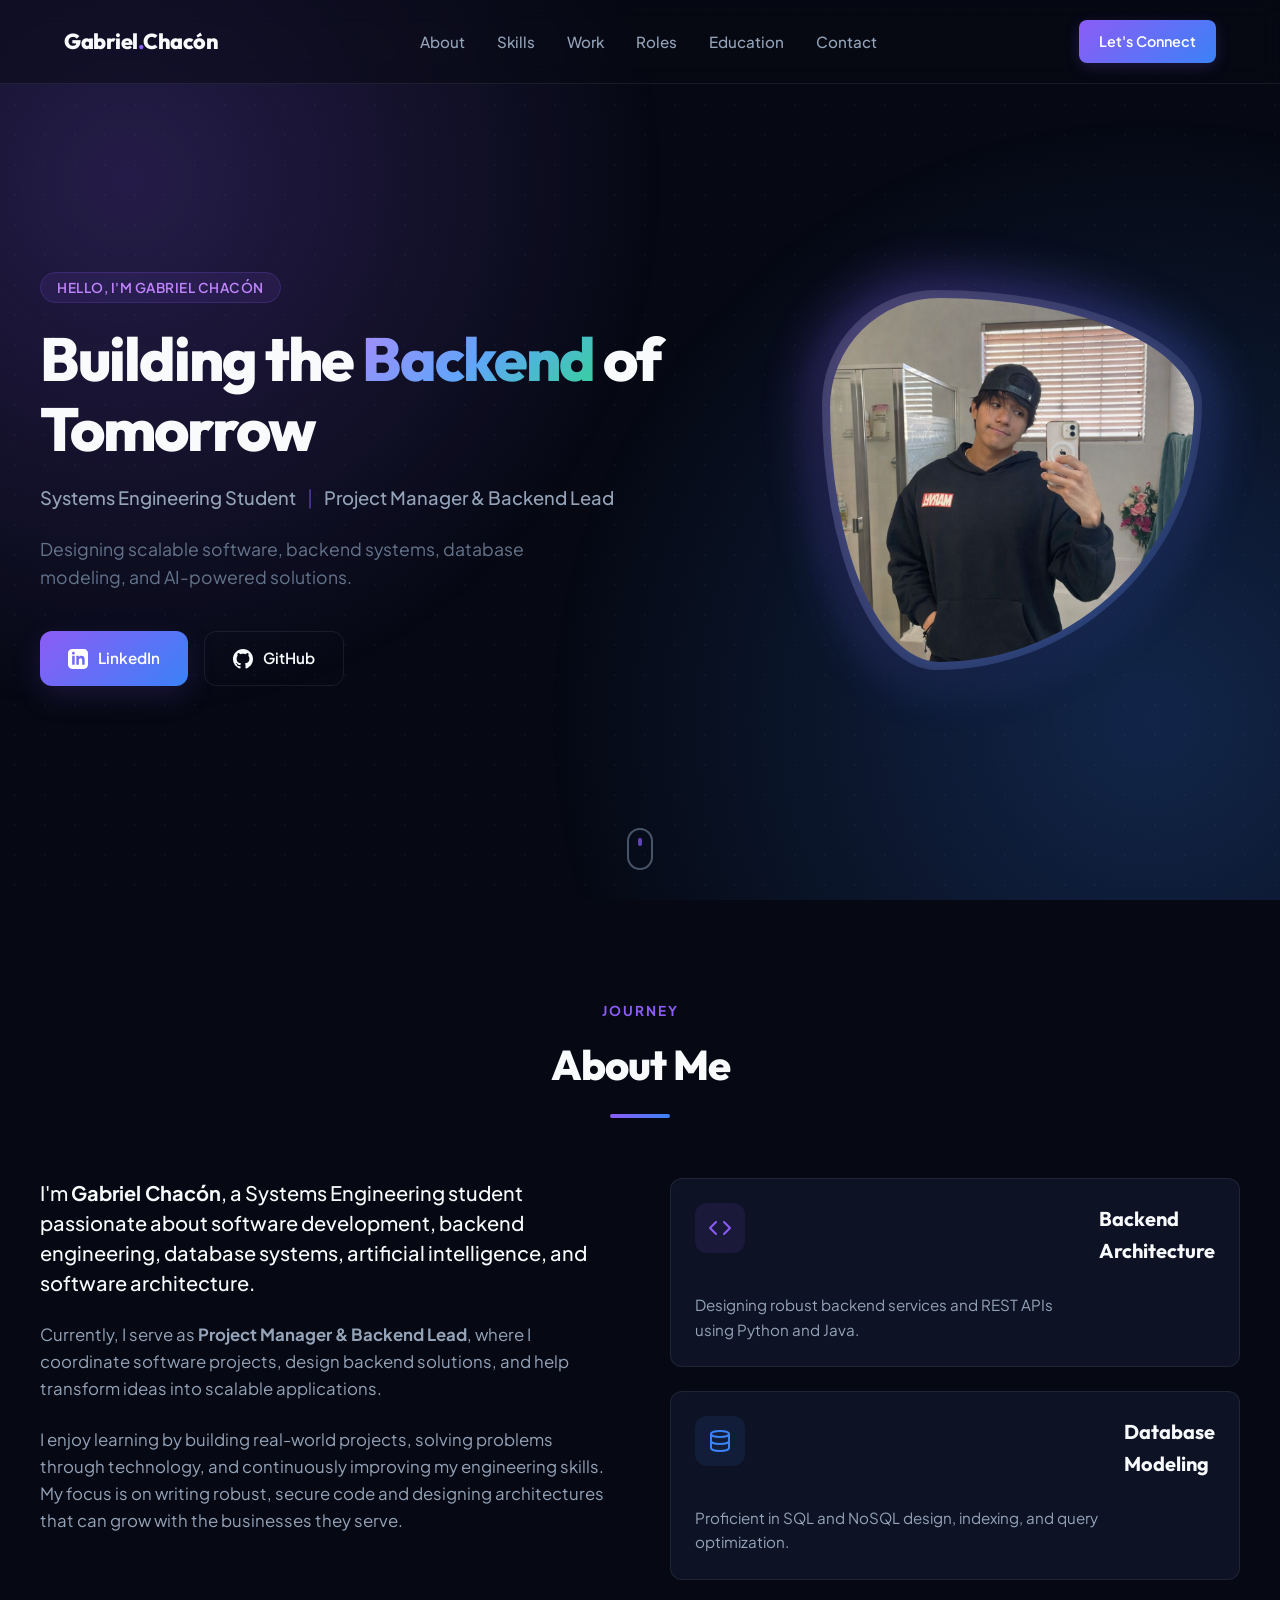
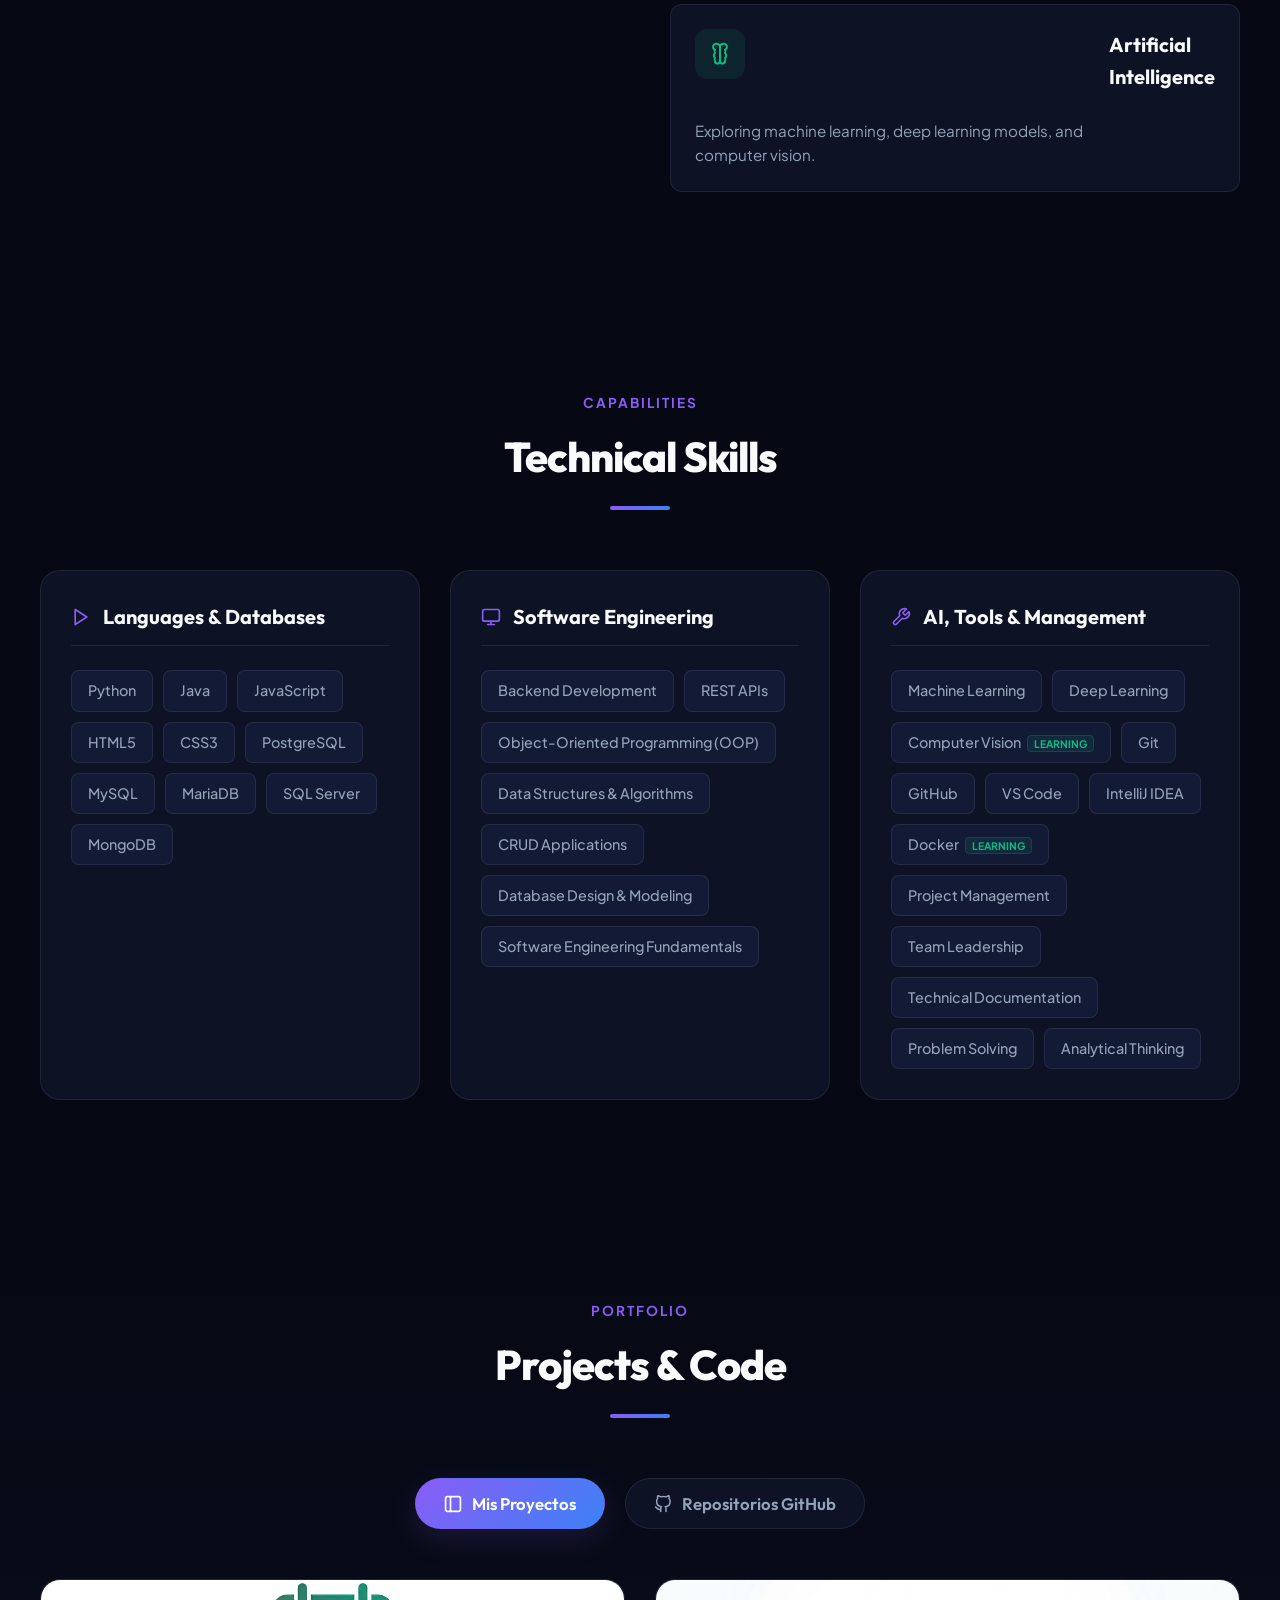
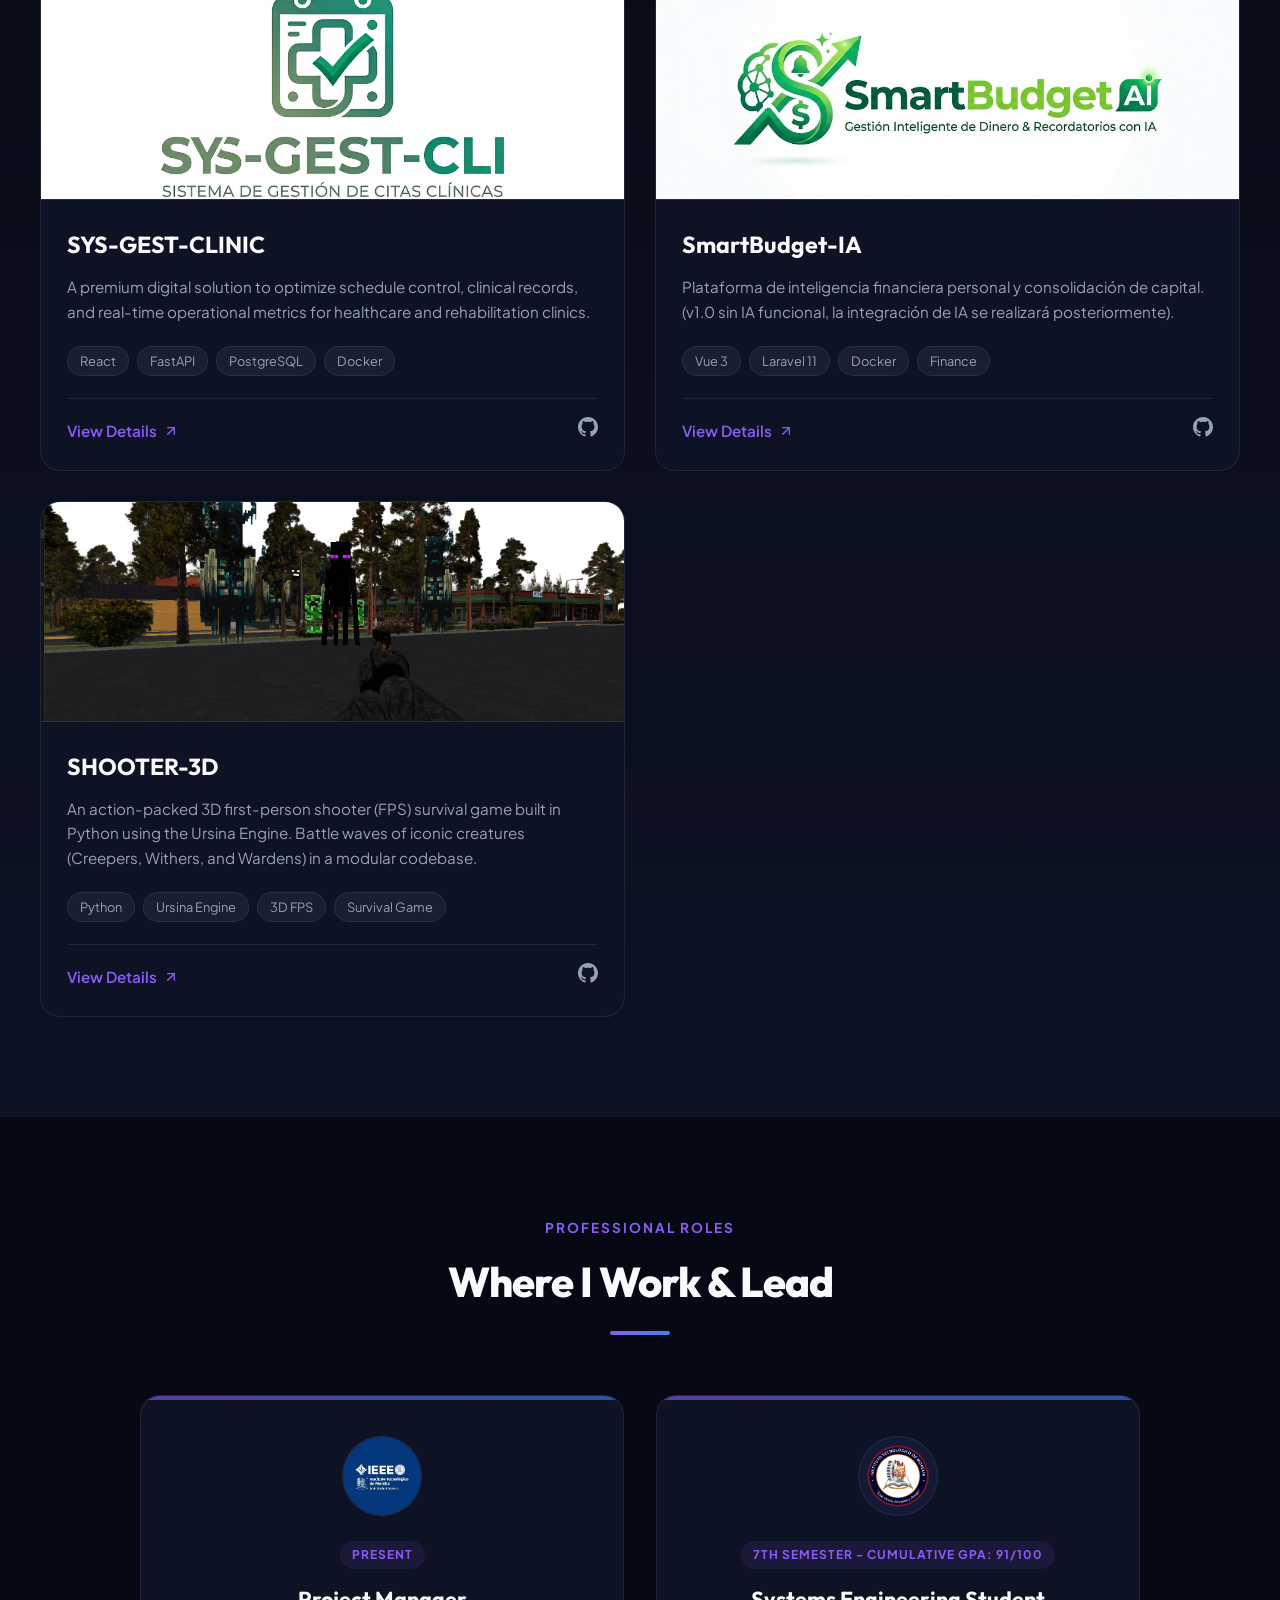
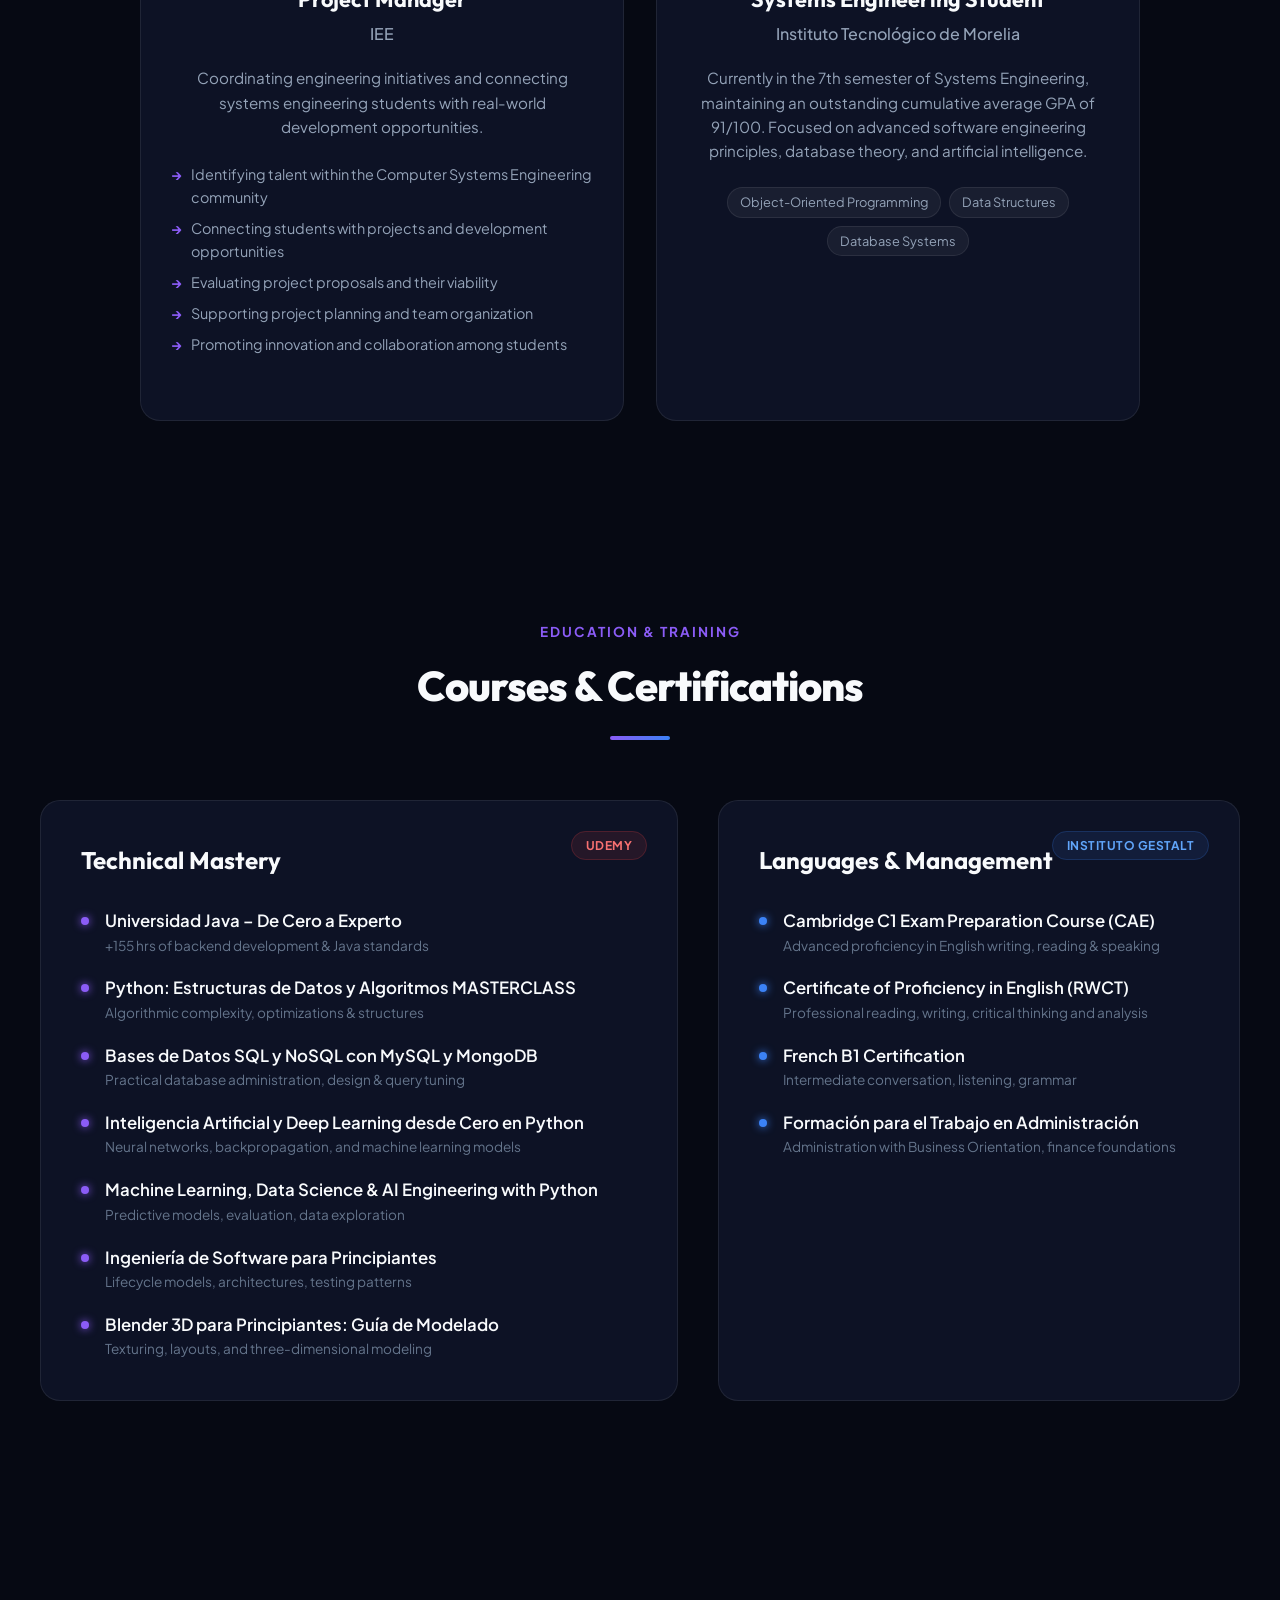
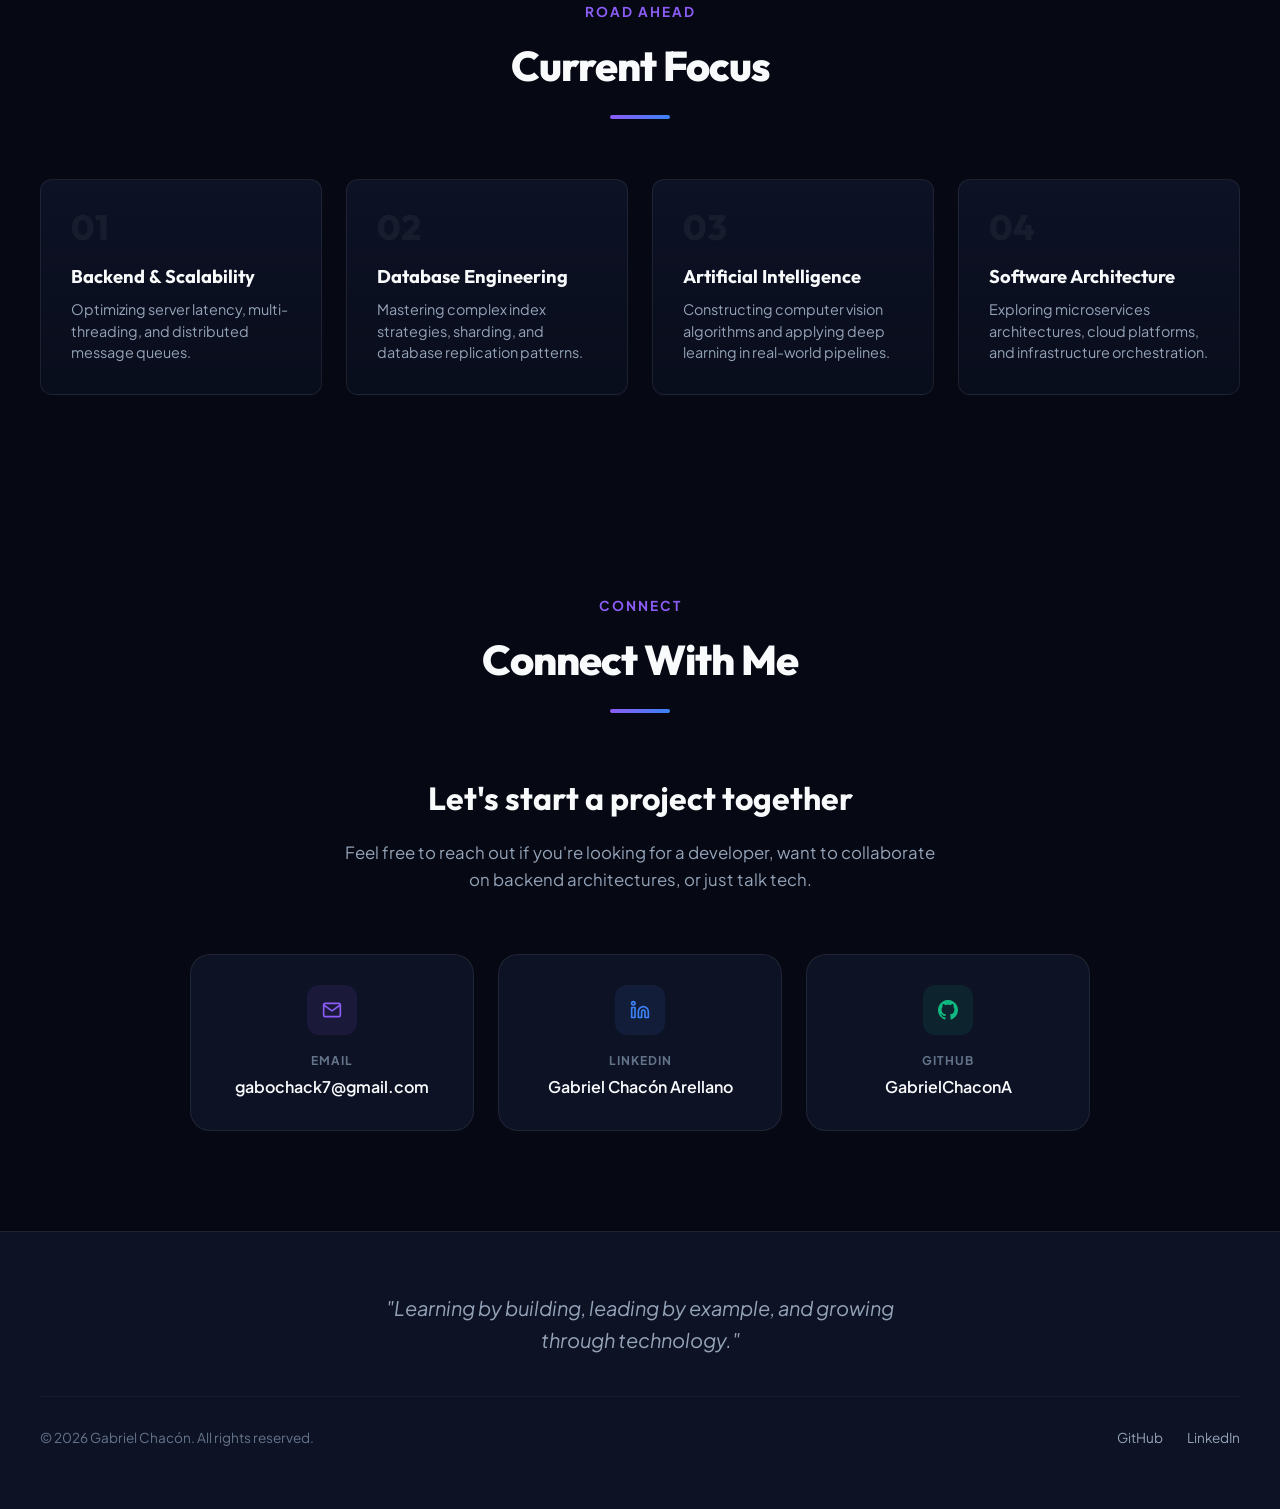
<file: index.html>
<!DOCTYPE html>
<html lang="en">

<head>
    <meta charset="UTF-8">
    <meta name="viewport" content="width=device-width, initial-scale=1.0">
    <title>Gabriel Chacón | Systems Engineer &amp; Backend Developer Portfolio</title>

    <!-- Meta Description for SEO -->
    <meta name="description"
        content="Portfolio of Gabriel Chacón, Systems Engineering student, Project Manager &amp; Backend Lead. Specializing in scalable software, backend systems, database modeling, and AI.">
    <meta name="keywords"
        content="Gabriel Chacón, Systems Engineering, Backend Lead, Project Manager, Software Developer, Java, Python, Database Engineer, Portfolio">
    <meta name="author" content="Gabriel Chacón">

    <!-- Open Graph Metadata for Social Sharing -->
    <meta property="og:title" content="Gabriel Chacón | Systems Engineering &amp; Backend Lead">
    <meta property="og:description"
        content="Backend Lead, and Systems Engineering Student building scalable backend systems, databases, and AI solutions.">
    <meta property="og:image" content="assets/images/gabo-profile.jpeg">
    <meta property="og:type" content="website">

    <!-- Google Fonts -->
    <link rel="preconnect" href="https://fonts.googleapis.com">
    <link rel="preconnect" href="https://fonts.gstatic.com" crossorigin>
    <link
        href="https://fonts.googleapis.com/css2?family=Outfit:wght@300;400;500;600;700;800&family=Plus+Jakarta+Sans:wght@300;400;500;600;700;800&display=swap"
        rel="stylesheet">

    <!-- Custom Stylesheet -->
    <link rel="stylesheet" href="assets/css/styles.css?v=2">
</head>

<body>
    <!-- Background Gradient Overlay & Grid -->
    <div class="bg-grid"></div>
    <div class="bg-radial"></div>

    <!-- Navigation Header -->
    <header class="main-header" id="header">
        <div class="nav-container">
            <a href="#" class="brand-logo">
                <span class="brand-text">Gabriel<span class="accent-dot">.</span>Chacón</span>
            </a>

            <nav class="nav-menu" id="nav-menu">
                <ul>
                    <li><a href="#about" class="nav-link">About</a></li>
                    <li><a href="#skills" class="nav-link">Skills</a></li>
                    <li><a href="#portfolio-tabs" class="nav-link">Work</a></li>
                    <li><a href="#roles" class="nav-link">Roles</a></li>
                    <li><a href="#education" class="nav-link">Education</a></li>
                    <li><a href="#contact" class="nav-link">Contact</a></li>
                </ul>
            </nav>

            <div class="nav-actions">
                <a href="#contact" class="cta-btn-header">Let's Connect</a>
                <button class="mobile-toggle" id="mobile-toggle" aria-label="Toggle Navigation Menu">
                    <span class="bar"></span>
                    <span class="bar"></span>
                    <span class="bar"></span>
                </button>
            </div>
        </div>
    </header>

    <!-- Main Content Area -->
    <main>
        <!-- Hero Section -->
        <section class="hero-section" id="home">
            <div class="hero-container">
                <div class="hero-content">
                    <div class="badge-container">
                        <span class="hero-badge">Hello, I'm Gabriel Chacón</span>
                    </div>
                    <h1 class="hero-title">
                        Building the <span class="text-gradient">Backend</span> of Tomorrow
                    </h1>
                    <h2 class="hero-subtitle">
                        Systems Engineering Student <span class="divider">|</span> Project Manager &amp; Backend Lead
                    </h2>
                    <p class="hero-tagline">
                        Designing scalable software, backend systems, database modeling, and AI-powered solutions.
                    </p>

                    <!-- Call To Action Buttons -->
                    <div class="hero-ctas">
                        <a href="https://www.linkedin.com/in/gabriel-chac%C3%B3n-arellano-29ab29257/" target="_blank"
                            rel="noopener noreferrer" class="btn btn-primary">
                            <svg class="btn-icon" viewBox="0 0 24 24" fill="currentColor">
                                <path
                                    d="M19 0h-14c-2.761 0-5 2.239-5 5v14c0 2.761 2.239 5 5 5h14c2.762 0 5-2.239 5-5v-14c0-2.761-2.238-5-5-5zm-11 19h-3v-11h3v11zm-1.5-12.268c-.966 0-1.75-.779-1.75-1.75s.784-1.75 1.75-1.75 1.75.779 1.75 1.75-.784 1.75-1.75 1.75zm13.5 12.268h-3v-5.604c0-3.368-4-3.113-4 0v5.604h-3v-11h3v1.765c1.396-2.586 7-2.777 7 2.476v6.759z" />
                            </svg>
                            LinkedIn
                        </a>

                        <a href="https://github.com/GabrielChaconA" target="_blank" rel="noopener noreferrer"
                            class="btn btn-outline">
                            <svg class="btn-icon" viewBox="0 0 24 24" fill="currentColor">
                                <path
                                    d="M12 0c-6.626 0-12 5.373-12 12 0 5.302 3.438 9.8 8.207 11.387.599.111.793-.261.793-.577v-2.234c-3.338.726-4.033-1.416-4.033-1.416-.546-1.387-1.333-1.756-1.333-1.756-1.089-.745.083-.729.083-.729 1.205.084 1.839 1.237 1.839 1.237 1.07 1.834 2.807 1.304 3.492.997.107-.775.418-1.305.762-1.604-2.665-.305-5.467-1.334-5.467-5.931 0-1.311.469-2.381 1.236-3.221-.124-.303-.535-1.524.117-3.176 0 0 1.008-.322 3.301 1.23.957-.266 1.983-.399 3.003-.404 1.02.005 2.047.138 3.006.404 2.291-1.552 3.297-1.23 3.297-1.23.653 1.653.242 2.874.118 3.176.77.84 1.235 1.911 1.235 3.221 0 4.609-2.807 5.624-5.479 5.921.43.372.823 1.102.823 2.222v3.293c0 .319.192.694.801.576 4.765-1.589 8.199-6.086 8.199-11.386 0-6.627-5.373-12-12-12z" />
                            </svg>
                            GitHub
                        </a>
                    </div>
                </div>

                <div class="hero-image-wrapper">
                    <div class="hero-image-glow"></div>
                    <div class="hero-image-border">
                        <img src="assets/images/gabo-profile.jpeg" alt="Gabriel Chacón" class="hero-image">
                    </div>
                </div>
            </div>

            <a href="#about" class="scroll-down" aria-label="Scroll Down">
                <span class="mouse">
                    <span class="wheel"></span>
                </span>
            </a>
        </section>

        <!-- About Me Section -->
        <section class="about-section scroll-reveal" id="about">
            <div class="section-container">
                <div class="section-header">
                    <span class="section-subtitle">Journey</span>
                    <h2 class="section-title">About Me</h2>
                    <div class="section-line"></div>
                </div>

                <div class="about-grid">
                    <div class="about-text">
                        <p class="highlight-paragraph">
                            I'm <strong>Gabriel Chacón</strong>, a Systems Engineering student passionate about software
                            development, backend engineering, database systems, artificial intelligence, and software
                            architecture.
                        </p>
                        <p>
                            Currently, I serve as <strong>Project
                                Manager &amp; Backend Lead</strong>, where I coordinate software projects, design
                            backend solutions, and help transform ideas into scalable applications.
                        </p>
                        <p>
                            I enjoy learning by building real-world projects, solving problems through technology, and
                            continuously improving my engineering skills. My focus is on writing robust, secure code and
                            designing architectures that can grow with the businesses they serve.
                        </p>
                    </div>

                    <div class="about-features">
                        <div class="feature-card">
                            <div class="feature-icon font-code-icon">
                                <svg width="24" height="24" viewBox="0 0 24 24" fill="none" stroke="currentColor"
                                    stroke-width="2" stroke-linecap="round" stroke-linejoin="round">
                                    <polyline points="16 18 22 12 16 6"></polyline>
                                    <polyline points="8 6 2 12 8 18"></polyline>
                                </svg>
                            </div>
                            <h3>Backend Architecture</h3>
                            <p>Designing robust backend services and REST APIs using Python and Java.</p>
                        </div>
                        <div class="feature-card">
                            <div class="feature-icon font-db-icon">
                                <svg width="24" height="24" viewBox="0 0 24 24" fill="none" stroke="currentColor"
                                    stroke-width="2" stroke-linecap="round" stroke-linejoin="round">
                                    <ellipse cx="12" cy="5" rx="9" ry="3"></ellipse>
                                    <path d="M3 5V19A9 3 0 0 0 21 19V5"></path>
                                    <path d="M3 12A9 3 0 0 0 21 12"></path>
                                </svg>
                            </div>
                            <h3>Database Modeling</h3>
                            <p>Proficient in SQL and NoSQL design, indexing, and query optimization.</p>
                        </div>
                        <div class="feature-card">
                            <div class="feature-icon font-brain-icon">
                                <svg width="24" height="24" viewBox="0 0 24 24" fill="none" stroke="currentColor"
                                    stroke-width="2" stroke-linecap="round" stroke-linejoin="round">
                                    <path
                                        d="M9.5 2A2.5 2.5 0 0 1 12 4.5v15a2.5 2.5 0 0 1-4.96-.44 2.5 2.5 0 0 1 0-3.12 3 3 0 0 1 0-4.88 2.5 2.5 0 0 1 0-3.12A2.5 2.5 0 0 1 9.5 2z">
                                    </path>
                                    <path
                                        d="M14.5 2A2.5 2.5 0 0 0 12 4.5v15a2.5 2.5 0 0 0 4.96-.44 2.5 2.5 0 0 0 0-3.12 3 3 0 0 0 0-4.88 2.5 2.5 0 0 0 0-3.12A2.5 2.5 0 0 0 14.5 2z">
                                    </path>
                                </svg>
                            </div>
                            <h3>Artificial Intelligence</h3>
                            <p>Exploring machine learning, deep learning models, and computer vision.</p>
                        </div>
                    </div>
                </div>
            </div>
        </section>

        <!-- Technical Skills Section -->
        <section class="skills-section scroll-reveal" id="skills">
            <div class="section-container">
                <div class="section-header">
                    <span class="section-subtitle">Capabilities</span>
                    <h2 class="section-title">Technical Skills</h2>
                    <div class="section-line"></div>
                </div>

                <div class="skills-grid">
                    <!-- Column 1: Languages & Databases -->
                    <div class="skills-category-card">
                        <h3 class="category-title">
                            <svg width="20" height="20" viewBox="0 0 24 24" fill="none" stroke="currentColor"
                                stroke-width="2" stroke-linecap="round" stroke-linejoin="round">
                                <polygon points="5 3 19 12 5 21 5 3"></polygon>
                            </svg>
                            Languages &amp; Databases
                        </h3>
                        <div class="skills-list">
                            <div class="skill-tag">Python</div>
                            <div class="skill-tag">Java</div>
                            <div class="skill-tag">JavaScript</div>
                            <div class="skill-tag">HTML5</div>
                            <div class="skill-tag">CSS3</div>
                            <div class="skill-tag">PostgreSQL</div>
                            <div class="skill-tag">MySQL</div>
                            <div class="skill-tag">MariaDB</div>
                            <div class="skill-tag">SQL Server</div>
                            <div class="skill-tag">MongoDB</div>
                        </div>
                    </div>

                    <!-- Column 2: Software Engineering -->
                    <div class="skills-category-card">
                        <h3 class="category-title">
                            <svg width="20" height="20" viewBox="0 0 24 24" fill="none" stroke="currentColor"
                                stroke-width="2" stroke-linecap="round" stroke-linejoin="round">
                                <rect x="2" y="3" width="20" height="14" rx="2" ry="2"></rect>
                                <line x1="8" y1="21" x2="16" y2="21"></line>
                                <line x1="12" y1="17" x2="12" y2="21"></line>
                            </svg>
                            Software Engineering
                        </h3>
                        <div class="skills-list">
                            <div class="skill-tag">Backend Development</div>
                            <div class="skill-tag">REST APIs</div>
                            <div class="skill-tag">Object-Oriented Programming (OOP)</div>
                            <div class="skill-tag">Data Structures &amp; Algorithms</div>
                            <div class="skill-tag">CRUD Applications</div>
                            <div class="skill-tag">Database Design &amp; Modeling</div>
                            <div class="skill-tag">Software Engineering Fundamentals</div>
                        </div>
                    </div>

                    <!-- Column 3: AI, Tools & Professional Skills -->
                    <div class="skills-category-card">
                        <h3 class="category-title">
                            <svg width="20" height="20" viewBox="0 0 24 24" fill="none" stroke="currentColor"
                                stroke-width="2" stroke-linecap="round" stroke-linejoin="round">
                                <path
                                    d="M14.7 6.3a1 1 0 0 0 0 1.4l1.6 1.6a1 1 0 0 0 1.4 0l3.77-3.77a6 6 0 0 1-7.94 7.94l-6.91 6.91a2.12 2.12 0 0 1-3-3l6.91-6.91a6 6 0 0 1 7.94-7.94l-3.76 3.76z">
                                </path>
                            </svg>
                            AI, Tools &amp; Management
                        </h3>
                        <div class="skills-list">
                            <div class="skill-tag">Machine Learning</div>
                            <div class="skill-tag">Deep Learning</div>
                            <div class="skill-tag">Computer Vision <span class="badge-learning">Learning</span></div>
                            <div class="skill-tag">Git</div>
                            <div class="skill-tag">GitHub</div>
                            <div class="skill-tag">VS Code</div>
                            <div class="skill-tag">IntelliJ IDEA</div>
                            <div class="skill-tag">Docker <span class="badge-learning">Learning</span></div>
                            <div class="skill-tag">Project Management</div>
                            <div class="skill-tag">Team Leadership</div>
                            <div class="skill-tag">Technical Documentation</div>
                            <div class="skill-tag">Problem Solving</div>
                            <div class="skill-tag">Analytical Thinking</div>
                        </div>
                    </div>
                </div>
            </div>
        </section>

        <!-- Interactive Projects & Repositories Tabs -->
        <section class="portfolio-tabs-section scroll-reveal" id="portfolio-tabs">
            <div class="section-container">
                <div class="section-header">
                    <span class="section-subtitle">Portfolio</span>
                    <h2 class="section-title">Projects &amp; Code</h2>
                    <div class="section-line"></div>
                </div>

                <!-- Tab Headers -->
                <div class="tabs-header-container">
                    <button class="tab-button active" id="tab-projects" data-target="tab-content-projects">
                        <svg class="tab-icon" width="18" height="18" viewBox="0 0 24 24" fill="none"
                            stroke="currentColor" stroke-width="2" stroke-linecap="round" stroke-linejoin="round">
                            <rect x="3" y="3" width="18" height="18" rx="2" ry="2"></rect>
                            <line x1="9" y1="3" x2="9" y2="21"></line>
                        </svg>
                        Mis Proyectos
                    </button>
                    <button class="tab-button" id="tab-repos" data-target="tab-content-repos">
                        <svg class="tab-icon" width="18" height="18" viewBox="0 0 24 24" fill="none"
                            stroke="currentColor" stroke-width="2" stroke-linecap="round" stroke-linejoin="round">
                            <path
                                d="M9 19c-5 1.5-5-2.5-7-3m14 6v-3.87a3.37 3.37 0 0 0-.94-2.61c3.14-.35 6.44-1.54 6.44-7A5.44 5.44 0 0 0 20 4.77 5.07 5.07 0 0 0 19.91 1S18.73.65 16 2.48a13.38 13.38 0 0 0-7 0C6.27.65 5.09 1 5.09 1A5.07 5.07 0 0 0 5 4.77a5.44 5.44 0 0 0-1.5 3.78c0 5.42 3.3 6.61 6.44 7A3.37 3.37 0 0 0 9 18.13V22">
                            </path>
                        </svg>
                        Repositorios GitHub
                    </button>
                </div>

                <!-- Tab Contents -->
                <div class="tabs-body">
                    <!-- Tab: Projects -->
                    <div class="tab-pane active fade-in" id="tab-content-projects">
                        <div class="project-grid">
                            <!-- SYS-GEST-CLINIC Project Card -->
                            <div class="project-card">
                                <div class="project-card-image">
                                    <img src="assets/respository images/Gestion clinica/logoSysGesCli.jpg" alt="SYS-GEST-CLINIC Logo">
                                    <div class="project-card-overlay">
                                        <a href="sys-gest-clinic.html" class="project-card-btn">View Details</a>
                                    </div>
                                </div>
                                <div class="project-card-content">
                                    <h3 class="project-card-title">SYS-GEST-CLINIC</h3>
                                    <p class="project-card-desc">A premium digital solution to optimize schedule control, clinical records, and real-time operational metrics for healthcare and rehabilitation clinics.</p>
                                    <div class="project-card-tags">
                                        <span class="tag">React</span>
                                        <span class="tag">FastAPI</span>
                                        <span class="tag">PostgreSQL</span>
                                        <span class="tag">Docker</span>
                                    </div>
                                    <div class="project-card-footer">
                                        <a href="sys-gest-clinic.html" class="project-link">
                                            View Details
                                            <svg class="link-arrow" width="16" height="16" viewBox="0 0 24 24" fill="none"
                                                stroke="currentColor" stroke-width="2" stroke-linecap="round"
                                                stroke-linejoin="round">
                                                <line x1="7" y1="17" x2="17" y2="7"></line>
                                                <polyline points="7 7 17 7 17 17"></polyline>
                                            </svg>
                                        </a>
                                        <a href="https://github.com/IsraelRamirezMorales/SYS-GEST-CLINIC.git" target="_blank" rel="noopener noreferrer" class="project-github-link" title="View on GitHub">
                                            <svg width="20" height="20" viewBox="0 0 24 24" fill="currentColor">
                                                <path d="M12 0c-6.626 0-12 5.373-12 12 0 5.302 3.438 9.8 8.207 11.387.599.111.793-.261.793-.577v-2.234c-3.338.726-4.033-1.416-4.033-1.416-.546-1.387-1.333-1.756-1.333-1.756-1.089-.745.083-.729.083-.729 1.205.084 1.839 1.237 1.839 1.237 1.07 1.834 2.807 1.304 3.492.997.107-.775.418-1.305.762-1.604-2.665-.305-5.467-1.334-5.467-5.931 0-1.311.469-2.381 1.236-3.221-.124-.303-.535-1.524.117-3.176 0 0 1.008-.322 3.301 1.23.957-.266 1.983-.399 3.003-.404 1.02.005 2.047.138 3.006.404 2.291-1.552 3.297-1.23 3.297-1.23.653 1.653.242 2.874.118 3.176.77.84 1.235 1.911 1.235 3.221 0 4.609-2.807 5.624-5.479 5.921.43.372.823 1.102.823 2.222v3.293c0 .319.192.694.801.576 4.765-1.589 8.199-6.086 8.199-11.386 0-6.627-5.373-12-12-12z" />
                                            </svg>
                                        </a>
                                    </div>
                                </div>
                            </div>
                            <!-- SmartBudget-IA Project Card -->
                            <div class="project-card">
                                <div class="project-card-image">
                                    <img src="assets/respository images/SmartBudget/smartbudget-logo.png" alt="SmartBudget-IA Logo">
                                    <div class="project-card-overlay">
                                        <a href="smartbudget-ia.html" class="project-card-btn">View Details</a>
                                    </div>
                                </div>
                                <div class="project-card-content">
                                    <h3 class="project-card-title">SmartBudget-IA</h3>
                                    <p class="project-card-desc">Plataforma de inteligencia financiera personal y consolidación de capital. (v1.0 sin IA funcional, la integración de IA se realizará posteriormente).</p>
                                    <div class="project-card-tags">
                                        <span class="tag">Vue 3</span>
                                        <span class="tag">Laravel 11</span>
                                        <span class="tag">Docker</span>
                                        <span class="tag">Finance</span>
                                    </div>
                                    <div class="project-card-footer">
                                        <a href="smartbudget-ia.html" class="project-link">
                                            View Details
                                            <svg class="link-arrow" width="16" height="16" viewBox="0 0 24 24" fill="none"
                                                stroke="currentColor" stroke-width="2" stroke-linecap="round"
                                                stroke-linejoin="round">
                                                <line x1="7" y1="17" x2="17" y2="7"></line>
                                                <polyline points="7 7 17 7 17 17"></polyline>
                                            </svg>
                                        </a>
                                        <a href="https://github.com/GabrielChaconA/SmartBudget-AI" target="_blank" rel="noopener noreferrer" class="project-github-link" title="View on GitHub">
                                            <svg width="20" height="20" viewBox="0 0 24 24" fill="currentColor">
                                                <path d="M12 0c-6.626 0-12 5.373-12 12 0 5.302 3.438 9.8 8.207 11.387.599.111.793-.261.793-.577v-2.234c-3.338.726-4.033-1.416-4.033-1.416-.546-1.387-1.333-1.756-1.333-1.756-1.089-.745.083-.729.083-.729 1.205.084 1.839 1.237 1.839 1.237 1.07 1.834 2.807 1.304 3.492.997.107-.775.418-1.305.762-1.604-2.665-.305-5.467-1.334-5.467-5.931 0-1.311.469-2.381 1.236-3.221-.124-.303-.535-1.524.117-3.176 0 0 1.008-.322 3.301 1.23.957-.266 1.983-.399 3.003-.404 1.02.005 2.047.138 3.006.404 2.291-1.552 3.297-1.23 3.297-1.23.653 1.653.242 2.874.118 3.176.77.84 1.235 1.911 1.235 3.221 0 4.609-2.807 5.624-5.479 5.921.43.372.823 1.102.823 2.222v3.293c0 .319.192.694.801.576 4.765-1.589 8.199-6.086 8.199-11.386 0-6.627-5.373-12-12-12z" />
                                            </svg>
                                        </a>
                                    </div>
                                </div>
                            </div>
                            <!-- SHOOTER-3D Project Card -->
                            <div class="project-card">
                                <div class="project-card-image">
                                    <img src="assets/respository images/shooter 3d/Ronda dificil.png" alt="SHOOTER-3D Hard Mode">
                                    <div class="project-card-overlay">
                                        <a href="shooter-3d.html" class="project-card-btn">View Details</a>
                                    </div>
                                </div>
                                <div class="project-card-content">
                                    <h3 class="project-card-title">SHOOTER-3D</h3>
                                    <p class="project-card-desc">An action-packed 3D first-person shooter (FPS) survival game built in Python using the Ursina Engine. Battle waves of iconic creatures (Creepers, Withers, and Wardens) in a modular codebase.</p>
                                    <div class="project-card-tags">
                                        <span class="tag">Python</span>
                                        <span class="tag">Ursina Engine</span>
                                        <span class="tag">3D FPS</span>
                                        <span class="tag">Survival Game</span>
                                    </div>
                                    <div class="project-card-footer">
                                        <a href="shooter-3d.html" class="project-link">
                                            View Details
                                            <svg class="link-arrow" width="16" height="16" viewBox="0 0 24 24" fill="none"
                                                stroke="currentColor" stroke-width="2" stroke-linecap="round"
                                                stroke-linejoin="round">
                                                <line x1="7" y1="17" x2="17" y2="7"></line>
                                                <polyline points="7 7 17 7 17 17"></polyline>
                                            </svg>
                                        </a>
                                        <a href="https://github.com/GabrielChaconA/FIRST-PERSON-SHOOTER-MP.git" target="_blank" rel="noopener noreferrer" class="project-github-link" title="View on GitHub">
                                            <svg width="20" height="20" viewBox="0 0 24 24" fill="currentColor">
                                                <path d="M12 0c-6.626 0-12 5.373-12 12 0 5.302 3.438 9.8 8.207 11.387.599.111.793-.261.793-.577v-2.234c-3.338.726-4.033-1.416-4.033-1.416-.546-1.387-1.333-1.756-1.333-1.756-1.089-.745.083-.729.083-.729 1.205.084 1.839 1.237 1.839 1.237 1.07 1.834 2.807 1.304 3.492.997.107-.775.418-1.305.762-1.604-2.665-.305-5.467-1.334-5.467-5.931 0-1.311.469-2.381 1.236-3.221-.124-.303-.535-1.524.117-3.176 0 0 1.008-.322 3.301 1.23.957-.266 1.983-.399 3.003-.404 1.02.005 2.047.138 3.006.404 2.291-1.552 3.297-1.23 3.297-1.23.653 1.653.242 2.874.118 3.176.77.84 1.235 1.911 1.235 3.221 0 4.609-2.807 5.624-5.479 5.921.43.372.823 1.102.823 2.222v3.293c0 .319.192.694.801.576 4.765-1.589 8.199-6.086 8.199-11.386 0-6.627-5.373-12-12-12z" />
                                            </svg>
                                        </a>
                                    </div>
                                </div>
                            </div>
                        </div>
                    </div>

                    <!-- Tab: Repositories -->
                    <div class="tab-pane fade-in" id="tab-content-repos">
                        <div class="empty-tab-state">
                            <div class="empty-icon-wrapper">
                                <svg width="48" height="48" viewBox="0 0 24 24" fill="none" stroke="currentColor"
                                    stroke-width="1.5" stroke-linecap="round" stroke-linejoin="round">
                                    <path
                                        d="M9 19c-5 1.5-5-2.5-7-3m14 6v-3.87a3.37 3.37 0 0 0-.94-2.61c3.14-.35 6.44-1.54 6.44-7A5.44 5.44 0 0 0 20 4.77 5.07 5.07 0 0 0 19.91 1S18.73.65 16 2.48a13.38 13.38 0 0 0-7 0C6.27.65 5.09 1 5.09 1A5.07 5.07 0 0 0 5 4.77a5.44 5.44 0 0 0-1.5 3.78c0 5.42 3.3 6.61 6.44 7A3.37 3.37 0 0 0 9 18.13V22">
                                    </path>
                                </svg>
                            </div>
                            <h3>Repositorios GitHub</h3>
                            <p>Mis repositorios públicos, incluyendo código de cursos, exámenes académicos e
                                integraciones experimentales.</p>

                            <div class="repo-grid">
                                <!-- Repo: SYS-GEST-CLINIC -->
                                <a href="https://github.com/IsraelRamirezMorales/SYS-GEST-CLINIC"
                                    target="_blank" rel="noopener noreferrer" class="repo-card-link">
                                    <div class="repo-card">
                                        <div class="repo-card-header">
                                            <svg width="18" height="18" viewBox="0 0 24 24" fill="none"
                                                stroke="currentColor" stroke-width="2" stroke-linecap="round"
                                                stroke-linejoin="round">
                                                <path
                                                    d="M22 19a2 2 0 0 1-2 2H4a2 2 0 0 1-2-2V5a2 2 0 0 1 2-2h5l2 3h9a2 2 0 0 1 2 2z">
                                                </path>
                                            </svg>
                                            <span class="repo-name">SYS-GEST-CLINIC</span>
                                        </div>
                                        <p class="repo-desc">Clinical appointment management and patient records system. Built with React, FastAPI, PostgreSQL, and Docker.</p>
                                        <div class="repo-footer">
                                            <div class="repo-lang">
                                                <span class="lang-color python-lang"></span>
                                                <span>Python / React</span>
                                            </div>
                                            <span class="repo-stars">
                                                <svg width="12" height="12" viewBox="0 0 24 24" fill="currentColor">
                                                    <polygon
                                                        points="12 2 15.09 8.26 22 9.27 17 14.14 18.18 21.02 12 17.77 5.82 21.02 7 14.14 2 9.27 8.91 8.26 12 2">
                                                    </polygon>
                                                </svg>
                                                Main Branch
                                            </span>
                                        </div>
                                    </div>
                                </a>

                                <!-- Repo: SmartBudget-IA -->
                                <a href="https://github.com/GabrielChaconA/SmartBudget-AI"
                                    target="_blank" rel="noopener noreferrer" class="repo-card-link">
                                    <div class="repo-card">
                                        <div class="repo-card-header">
                                            <svg width="18" height="18" viewBox="0 0 24 24" fill="none"
                                                stroke="currentColor" stroke-width="2" stroke-linecap="round"
                                                stroke-linejoin="round">
                                                <path
                                                    d="M22 19a2 2 0 0 1-2 2H4a2 2 0 0 1-2-2V5a2 2 0 0 1 2-2h5l2 3h9a2 2 0 0 1 2 2z">
                                                </path>
                                            </svg>
                                            <span class="repo-name">SmartBudget-AI</span>
                                        </div>
                                        <p class="repo-desc">Plataforma de inteligencia financiera personal de próxima generación con Vue 3 y Laravel.</p>
                                        <div class="repo-footer">
                                            <div class="repo-lang">
                                                <span class="lang-color python-lang" style="background-color: #10b981;"></span>
                                                <span>Vue / PHP</span>
                                            </div>
                                            <span class="repo-stars">
                                                <svg width="12" height="12" viewBox="0 0 24 24" fill="currentColor">
                                                    <polygon
                                                        points="12 2 15.09 8.26 22 9.27 17 14.14 18.18 21.02 12 17.77 5.82 21.02 7 14.14 2 9.27 8.91 8.26 12 2">
                                                    </polygon>
                                                </svg>
                                                Main Branch
                                            </span>
                                        </div>
                                    </div>
                                </a>

                                <!-- Repo: FIRST-PERSON-SHOOTER-MP -->
                                <a href="https://github.com/GabrielChaconA/FIRST-PERSON-SHOOTER-MP"
                                    target="_blank" rel="noopener noreferrer" class="repo-card-link">
                                    <div class="repo-card">
                                        <div class="repo-card-header">
                                            <svg width="18" height="18" viewBox="0 0 24 24" fill="none"
                                                stroke="currentColor" stroke-width="2" stroke-linecap="round"
                                                stroke-linejoin="round">
                                                <path
                                                    d="M22 19a2 2 0 0 1-2 2H4a2 2 0 0 1-2-2V5a2 2 0 0 1 2-2h5l2 3h9a2 2 0 0 1 2 2z">
                                                </path>
                                            </svg>
                                            <span class="repo-name">FIRST-PERSON-SHOOTER-MP</span>
                                        </div>
                                        <p class="repo-desc">An action-packed 3D first-person shooter (FPS) survival game built in Python using the Ursina Engine.</p>
                                        <div class="repo-footer">
                                            <div class="repo-lang">
                                                <span class="lang-color python-lang"></span>
                                                <span>Python</span>
                                            </div>
                                            <span class="repo-stars">
                                                <svg width="12" height="12" viewBox="0 0 24 24" fill="currentColor">
                                                    <polygon
                                                        points="12 2 15.09 8.26 22 9.27 17 14.14 18.18 21.02 12 17.77 5.82 21.02 7 14.14 2 9.27 8.91 8.26 12 2">
                                                    </polygon>
                                                </svg>
                                                Main Branch
                                            </span>
                                        </div>
                                    </div>
                                </a>


                            </div>
                        </div>
                    </div>
                </div>
            </div>
        </section>

        <!-- Current Roles Section -->
        <section class="roles-section scroll-reveal" id="roles">
            <div class="section-container">
                <div class="section-header">
                    <span class="section-subtitle">Professional Roles</span>
                    <h2 class="section-title">Where I Work &amp; Lead</h2>
                    <div class="section-line"></div>
                </div>

                <div class="roles-grid" style="display: grid; grid-template-columns: 1fr 1fr; gap: 2rem; align-items: stretch; width: 100%; max-width: 1000px; margin: 0 auto;">
                    <!-- Role: Project Manager -->
                    <div class="role-card">
                        <div class="role-logo-wrapper">
                            <img src="assets/images/iee-logo.jpg" alt="IEE" class="role-logo">
                        </div>
                        <div class="role-content">
                            <span class="role-duration">Present</span>
                            <h3 class="role-title">Project Manager</h3>
                            <h4 class="role-company">IEE</h4>
                            <p class="role-description">
                                Coordinating engineering initiatives and connecting systems engineering students with
                                real-world development opportunities.
                            </p>
                            <ul class="role-bullets">
                                <li>Identifying talent within the Computer Systems Engineering community</li>
                                <li>Connecting students with projects and development opportunities</li>
                                <li>Evaluating project proposals and their viability</li>
                                <li>Supporting project planning and team organization</li>
                                <li>Promoting innovation and collaboration among students</li>
                            </ul>
                        </div>
                    </div>

                    <!-- Role: Student at Tec -->
                    <div class="role-card">
                        <div class="role-logo-wrapper">
                            <img src="assets/images/tec-logo.png" alt="Tecnológico de Morelia" class="role-logo">
                        </div>
                        <div class="role-content">
                            <span class="role-duration">7th Semester - Cumulative GPA: 91/100</span>
                            <h3 class="role-title">Systems Engineering Student</h3>
                            <h4 class="role-company">Instituto Tecnológico de Morelia</h4>
                            <p class="role-description">
                                Currently in the 7th semester of Systems Engineering, maintaining an outstanding
                                cumulative average GPA of 91/100. Focused on advanced software engineering principles,
                                database theory, and artificial intelligence.
                            </p>
                            <div class="education-details">
                                <span class="tag">Object-Oriented Programming</span>
                                <span class="tag">Data Structures</span>
                                <span class="tag">Database Systems</span>
                            </div>
                        </div>
                    </div>
                </div>
            </div>
        </section>

        <!-- Courses & Certifications Section -->
        <section class="certifications-section scroll-reveal" id="education">
            <div class="section-container">
                <div class="section-header">
                    <span class="section-subtitle">Education &amp; Training</span>
                    <h2 class="section-title">Courses &amp; Certifications</h2>
                    <div class="section-line"></div>
                </div>

                <div class="certifications-grid">
                    <!-- Udemy Card -->
                    <div class="cert-category-card">
                        <div class="cert-provider">
                            <span class="provider-badge udem">Udemy</span>
                        </div>
                        <h3 class="cert-category-title">Technical Mastery</h3>
                        <ul class="cert-list">
                            <li>
                                <div class="cert-item-dot"></div>
                                <div class="cert-item-details">
                                    <span class="cert-item-name">Universidad Java – De Cero a Experto</span>
                                    <span class="cert-item-meta">+155 hrs of backend development &amp; Java
                                        standards</span>
                                </div>
                            </li>
                            <li>
                                <div class="cert-item-dot"></div>
                                <div class="cert-item-details">
                                    <span class="cert-item-name">Python: Estructuras de Datos y Algoritmos
                                        MASTERCLASS</span>
                                    <span class="cert-item-meta">Algorithmic complexity, optimizations &amp;
                                        structures</span>
                                </div>
                            </li>
                            <li>
                                <div class="cert-item-dot"></div>
                                <div class="cert-item-details">
                                    <span class="cert-item-name">Bases de Datos SQL y NoSQL con MySQL y MongoDB</span>
                                    <span class="cert-item-meta">Practical database administration, design &amp; query
                                        tuning</span>
                                </div>
                            </li>
                            <li>
                                <div class="cert-item-dot"></div>
                                <div class="cert-item-details">
                                    <span class="cert-item-name">Inteligencia Artificial y Deep Learning desde Cero en
                                        Python</span>
                                    <span class="cert-item-meta">Neural networks, backpropagation, and machine learning
                                        models</span>
                                </div>
                            </li>
                            <li>
                                <div class="cert-item-dot"></div>
                                <div class="cert-item-details">
                                    <span class="cert-item-name">Machine Learning, Data Science &amp; AI Engineering
                                        with Python</span>
                                    <span class="cert-item-meta">Predictive models, evaluation, data exploration</span>
                                </div>
                            </li>
                            <li>
                                <div class="cert-item-dot"></div>
                                <div class="cert-item-details">
                                    <span class="cert-item-name">Ingeniería de Software para Principiantes</span>
                                    <span class="cert-item-meta">Lifecycle models, architectures, testing
                                        patterns</span>
                                </div>
                            </li>
                            <li>
                                <div class="cert-item-dot"></div>
                                <div class="cert-item-details">
                                    <span class="cert-item-name">Blender 3D para Principiantes: Guía de Modelado</span>
                                    <span class="cert-item-meta">Texturing, layouts, and three-dimensional
                                        modeling</span>
                                </div>
                            </li>
                        </ul>
                    </div>

                    <!-- Gestalt & Languages Card -->
                    <div class="cert-category-card">
                        <div class="cert-provider">
                            <span class="provider-badge gest">Instituto Gestalt</span>
                        </div>
                        <h3 class="cert-category-title">Languages &amp; Management</h3>
                        <ul class="cert-list">
                            <li>
                                <div class="cert-item-dot-special"></div>
                                <div class="cert-item-details">
                                    <span class="cert-item-name">Cambridge C1 Exam Preparation Course (CAE)</span>
                                    <span class="cert-item-meta">Advanced proficiency in English writing, reading &amp;
                                        speaking</span>
                                </div>
                            </li>
                            <li>
                                <div class="cert-item-dot-special"></div>
                                <div class="cert-item-details">
                                    <span class="cert-item-name">Certificate of Proficiency in English (RWCT)</span>
                                    <span class="cert-item-meta">Professional reading, writing, critical thinking and
                                        analysis</span>
                                </div>
                            </li>
                            <li>
                                <div class="cert-item-dot-special"></div>
                                <div class="cert-item-details">
                                    <span class="cert-item-name">French B1 Certification</span>
                                    <span class="cert-item-meta">Intermediate conversation, listening, grammar</span>
                                </div>
                            </li>
                            <li>
                                <div class="cert-item-dot-special"></div>
                                <div class="cert-item-details">
                                    <span class="cert-item-name">Formación para el Trabajo en Administración</span>
                                    <span class="cert-item-meta">Administration with Business Orientation, finance
                                        foundations</span>
                                </div>
                            </li>
                        </ul>
                    </div>
                </div>
            </div>
        </section>

        <!-- Current Focus Section -->
        <section class="focus-section scroll-reveal" id="focus">
            <div class="section-container">
                <div class="section-header">
                    <span class="section-subtitle">Road ahead</span>
                    <h2 class="section-title">Current Focus</h2>
                    <div class="section-line"></div>
                </div>

                <div class="focus-container">
                    <div class="focus-card">
                        <span class="focus-number">01</span>
                        <h4>Backend &amp; Scalability</h4>
                        <p>Optimizing server latency, multi-threading, and distributed message queues.</p>
                    </div>
                    <div class="focus-card">
                        <span class="focus-number">02</span>
                        <h4>Database Engineering</h4>
                        <p>Mastering complex index strategies, sharding, and database replication patterns.</p>
                    </div>
                    <div class="focus-card">
                        <span class="focus-number">03</span>
                        <h4>Artificial Intelligence</h4>
                        <p>Constructing computer vision algorithms and applying deep learning in real-world pipelines.
                        </p>
                    </div>
                    <div class="focus-card">
                        <span class="focus-number">04</span>
                        <h4>Software Architecture</h4>
                        <p>Exploring microservices architectures, cloud platforms, and infrastructure orchestration.</p>
                    </div>
                </div>
            </div>
        </section>

        <!-- Contact Section -->
        <section class="contact-section scroll-reveal" id="contact">
            <div class="section-container">
                <div class="section-header">
                    <span class="section-subtitle">Connect</span>
                    <h2 class="section-title">Connect With Me</h2>
                    <div class="section-line"></div>
                </div>

                <div class="contact-layout-centered">
                    <div class="contact-intro-centered">
                        <h3>Let's start a project together</h3>
                        <p>Feel free to reach out if you're looking for a developer, want to collaborate on backend
                            architectures, or just talk tech.</p>
                    </div>

                    <div class="info-grid-centered">
                        <a href="mailto:gabochack7@gmail.com" class="info-item">
                            <div class="info-icon">
                                <svg width="20" height="20" viewBox="0 0 24 24" fill="none" stroke="currentColor"
                                    stroke-width="2" stroke-linecap="round" stroke-linejoin="round">
                                    <path
                                        d="M4 4h16c1.1 0 2 .9 2 2v12c0 1.1-.9 2-2 2H4c-1.1 0-2-.9-2-2V6c0-1.1.9-2 2-2z">
                                    </path>
                                    <polyline points="22,6 12,13 2,6"></polyline>
                                </svg>
                            </div>
                            <div class="info-text">
                                <span class="info-label">Email</span>
                                <span class="info-val">gabochack7@gmail.com</span>
                            </div>
                        </a>

                        <a href="https://www.linkedin.com/in/gabriel-chac%C3%B3n-arellano-29ab29257/" target="_blank"
                            rel="noopener noreferrer" class="info-item">
                            <div class="info-icon">
                                <svg width="20" height="20" viewBox="0 0 24 24" fill="none" stroke="currentColor"
                                    stroke-width="2" stroke-linecap="round" stroke-linejoin="round">
                                    <path
                                        d="M16 8a6 6 0 0 1 6 6v7h-4v-7a2 2 0 0 0-2-2 2 2 0 0 0-2 2v7h-4v-7a6 6 0 0 1 6-6z">
                                    </path>
                                    <rect x="2" y="9" width="4" height="12"></rect>
                                    <circle cx="4" cy="4" r="2"></circle>
                                </svg>
                            </div>
                            <div class="info-text">
                                <span class="info-label">LinkedIn</span>
                                <span class="info-val">Gabriel Chacón Arellano</span>
                            </div>
                        </a>

                        <a href="https://github.com/GabrielChaconA" target="_blank"
                            rel="noopener noreferrer" class="info-item">
                            <div class="info-icon">
                                <svg width="20" height="20" viewBox="0 0 24 24" fill="currentColor">
                                    <path d="M12 0c-6.626 0-12 5.373-12 12 0 5.302 3.438 9.8 8.207 11.387.599.111.793-.261.793-.577v-2.234c-3.338.726-4.033-1.416-4.033-1.416-.546-1.387-1.333-1.756-1.333-1.756-1.089-.745.083-.729.083-.729 1.205.084 1.839 1.237 1.839 1.237 1.07 1.834 2.807 1.304 3.492.997.107-.775.418-1.305.762-1.604-2.665-.305-5.467-1.334-5.467-5.931 0-1.311.469-2.381 1.236-3.221-.124-.303-.535-1.524.117-3.176 0 0 1.008-.322 3.301 1.23.957-.266 1.983-.399 3.003-.404 1.02.005 2.047.138 3.006.404 2.291-1.552 3.297-1.23 3.297-1.23.653 1.653.242 2.874.118 3.176.77.84 1.235 1.911 1.235 3.221 0 4.609-2.807 5.624-5.479 5.921.43.372.823 1.102.823 2.222v3.293c0 .319.192.694.801.576 4.765-1.589 8.199-6.086 8.199-11.386 0-6.627-5.373-12-12-12z" />
                                </svg>
                            </div>
                            <div class="info-text">
                                <span class="info-label">GitHub</span>
                                <span class="info-val">GabrielChaconA</span>
                            </div>
                        </a>


                    </div>
                </div>
            </div>
        </section>
    </main>

    <!-- Footer Area -->
    <footer class="main-footer">
        <div class="footer-container">
            <blockquote class="footer-quote">
                "Learning by building, leading by example, and growing through technology."
            </blockquote>

            <div class="footer-bottom">
                <p class="copyright">&copy; 2026 Gabriel Chacón. All rights reserved.</p>
                <div class="footer-links">
                    <a href="https://github.com/GabrielChaconA" target="_blank" rel="noopener noreferrer">GitHub</a>
                    <a href="https://www.linkedin.com/in/gabriel-chac%C3%B3n-arellano-29ab29257/" target="_blank"
                        rel="noopener noreferrer">LinkedIn</a>
                </div>
            </div>
        </div>
    </footer>

    <!-- Custom Script -->
    <script src="assets/js/script.js"></script>
</body>

</html>
</file>
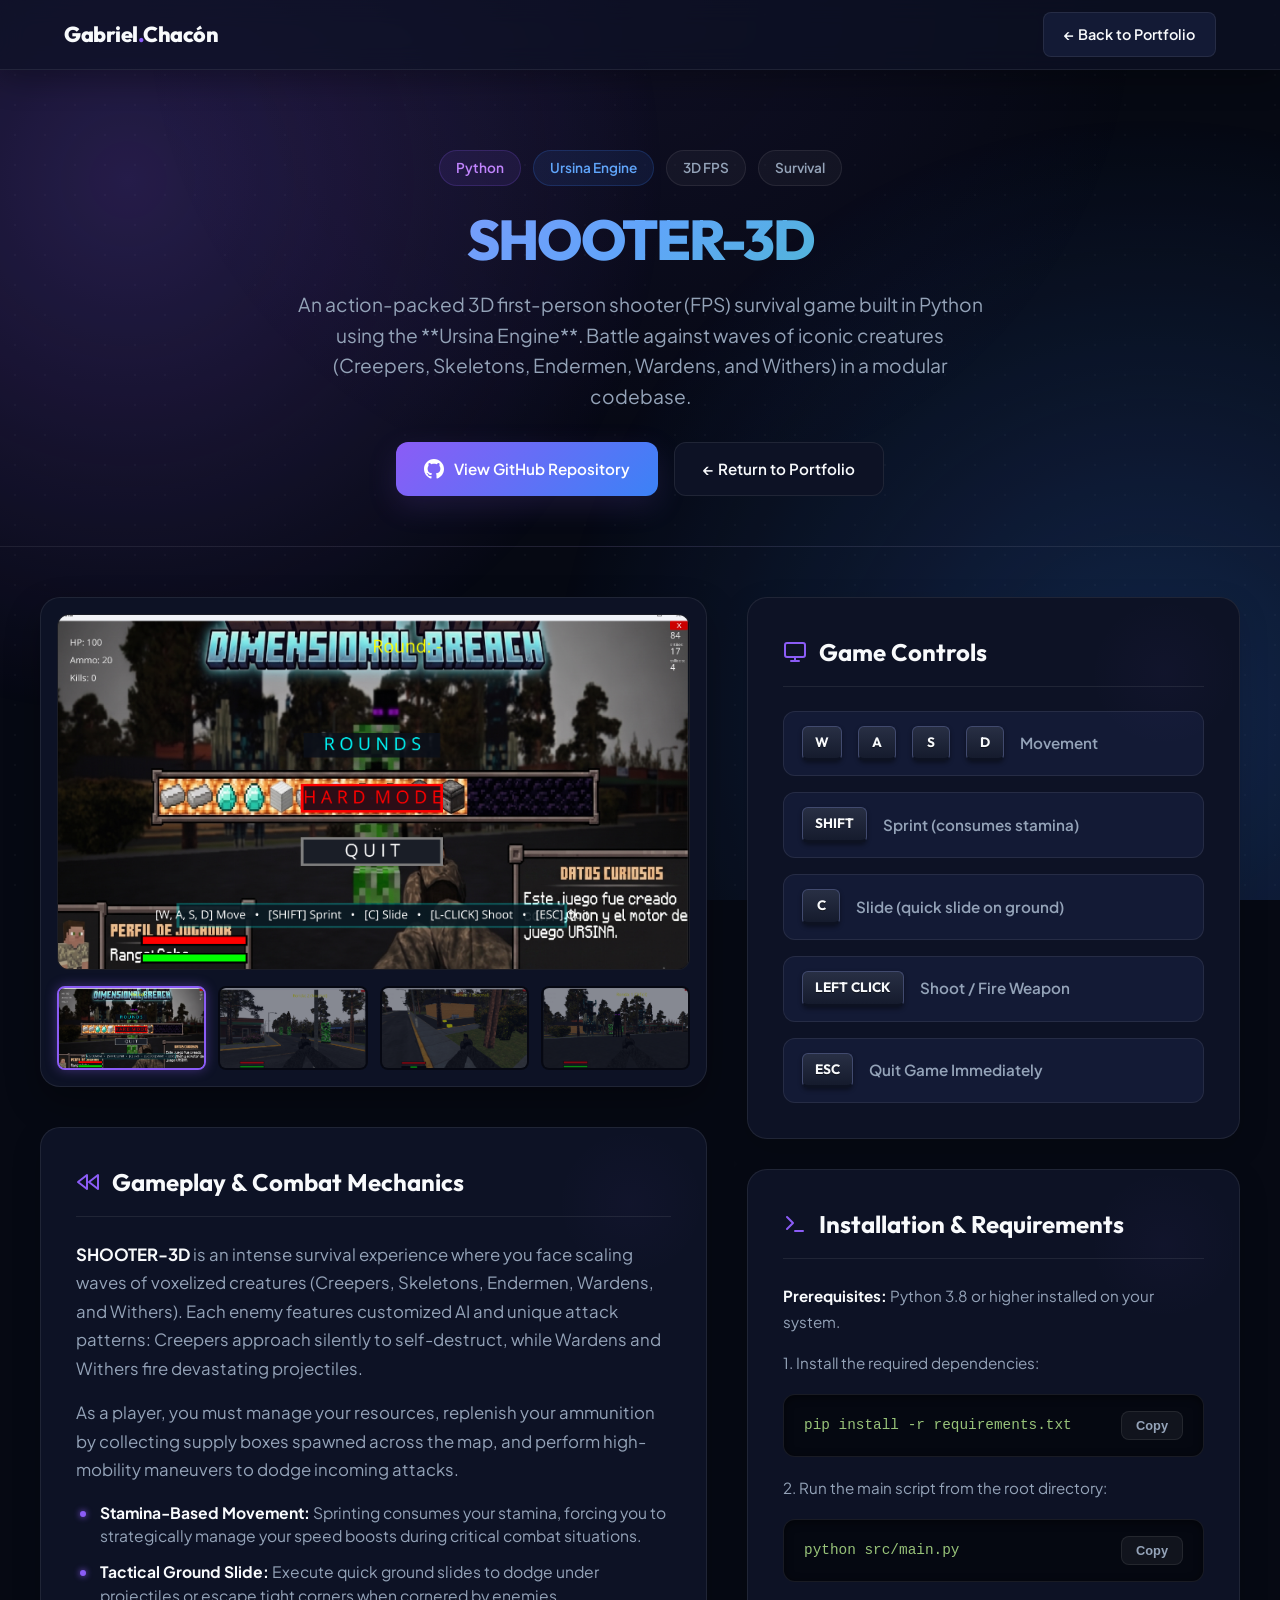
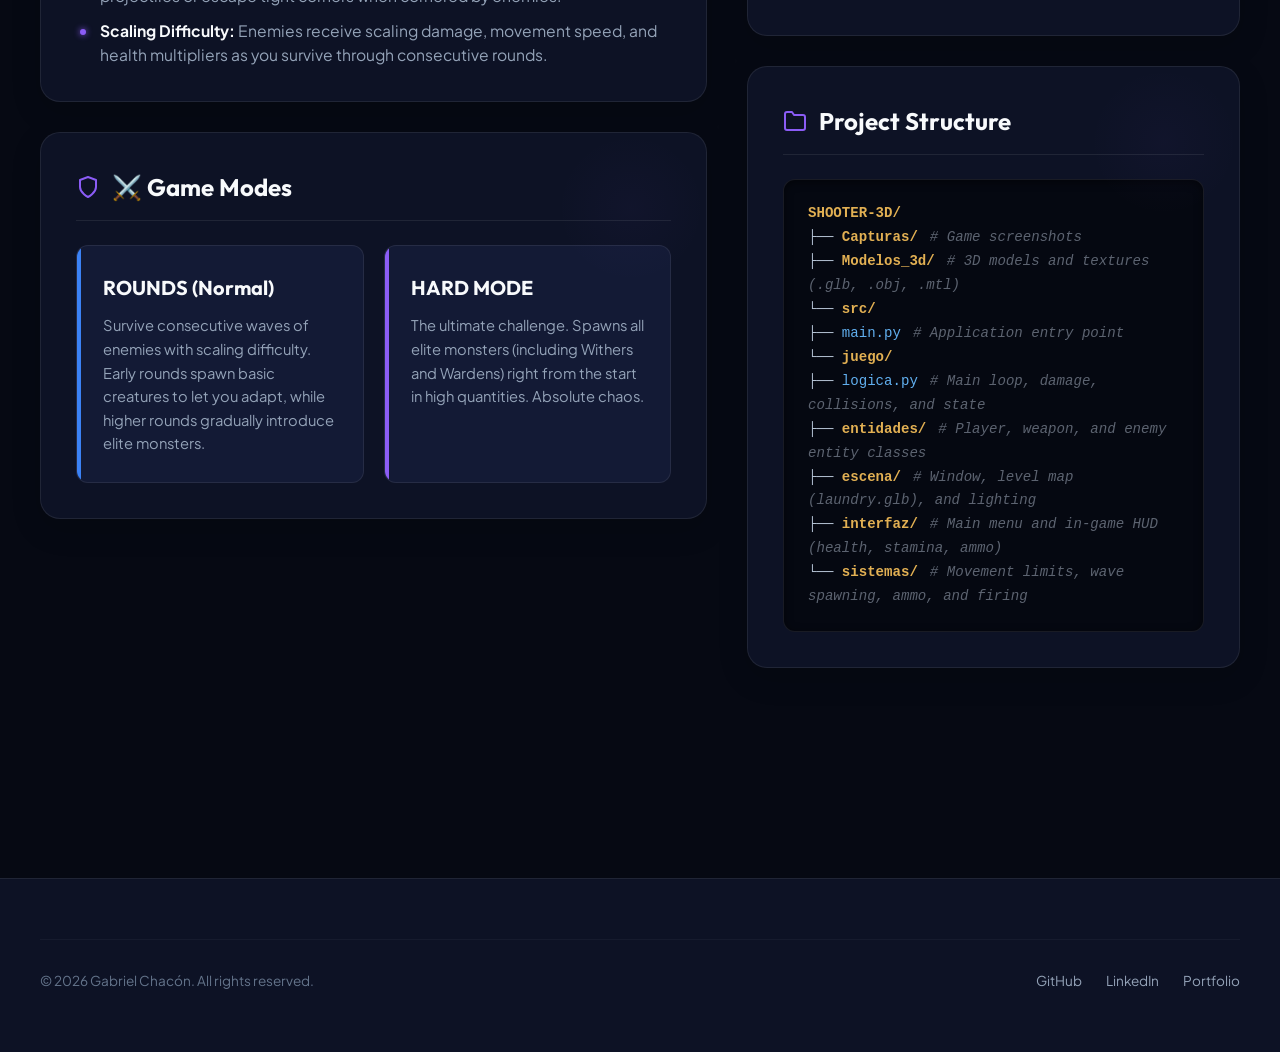
<file: shooter-3d.html>
<!DOCTYPE html>
<html lang="en">

<head>
    <meta charset="UTF-8">
    <meta name="viewport" content="width=device-width, initial-scale=1.0">
    <title>SHOOTER-3D | Gabriel Chacón Portfolio</title>

    <!-- Meta Description for SEO -->
    <meta name="description"
        content="Project details of SHOOTER-3D, an action-packed 3D first-person shooter (FPS) survival game developed in Python using the Ursina Engine by Gabriel Chacón.">
    <meta name="author" content="Gabriel Chacón">

    <!-- Google Fonts -->
    <link rel="preconnect" href="https://fonts.googleapis.com">
    <link rel="preconnect" href="https://fonts.gstatic.com" crossorigin>
    <link
        href="https://fonts.googleapis.com/css2?family=Outfit:wght@300;400;500;600;700;800&family=Plus+Jakarta+Sans:wght@300;400;500;600;700;800&display=swap"
        rel="stylesheet">

    <!-- Custom Stylesheet -->
    <link rel="stylesheet" href="assets/css/styles.css">
</head>

<body>
    <!-- Background Gradient Overlay & Grid -->
    <div class="bg-grid"></div>
    <div class="bg-radial"></div>

    <!-- Navigation Header -->
    <header class="main-header scrolled" id="header">
        <div class="nav-container">
            <a href="index.html" class="brand-logo">
                <span class="brand-text">Gabriel<span class="accent-dot">.</span>Chacón</span>
            </a>

            <div class="nav-actions">
                <a href="index.html#portfolio-tabs" class="cta-btn-header" style="background: var(--bg-tertiary); border: 1px solid var(--color-glass-border); color: var(--color-text-primary); box-shadow: none;">
                    ← Back to Portfolio
                </a>
            </div>
        </div>
    </header>

    <!-- Main Content Area -->
    <main style="padding-bottom: 80px;">
        <!-- Project Detail Header / Hero -->
        <section class="project-detail-header">
            <div class="section-container">
                <div class="project-detail-meta">
                    <span class="badge-tag primary">Python</span>
                    <span class="badge-tag secondary">Ursina Engine</span>
                    <span class="badge-tag">3D FPS</span>
                    <span class="badge-tag">Survival</span>
                </div>
                <h1 class="project-detail-title text-gradient">SHOOTER-3D</h1>
                <p class="project-detail-subtitle">
                    An action-packed 3D first-person shooter (FPS) survival game built in Python using the **Ursina Engine**. Battle against waves of iconic creatures (Creepers, Skeletons, Endermen, Wardens, and Withers) in a modular codebase.
                </p>

                <div class="project-detail-ctas">
                    <a href="https://github.com/GabrielChaconA/FIRST-PERSON-SHOOTER-MP.git" target="_blank" rel="noopener noreferrer" class="btn btn-primary">
                        <svg class="btn-icon" viewBox="0 0 24 24" fill="currentColor">
                            <path d="M12 0c-6.626 0-12 5.373-12 12 0 5.302 3.438 9.8 8.207 11.387.599.111.793-.261.793-.577v-2.234c-3.338.726-4.033-1.416-4.033-1.416-.546-1.387-1.333-1.756-1.333-1.756-1.089-.745.083-.729.083-.729 1.205.084 1.839 1.237 1.839 1.237 1.07 1.834 2.807 1.304 3.492.997.107-.775.418-1.305.762-1.604-2.665-.305-5.467-1.334-5.467-5.931 0-1.311.469-2.381 1.236-3.221-.124-.303-.535-1.524.117-3.176 0 0 1.008-.322 3.301 1.23.957-.266 1.983-.399 3.003-.404 1.02.005 2.047.138 3.006.404 2.291-1.552 3.297-1.23 3.297-1.23.653 1.653.242 2.874.118 3.176.77.84 1.235 1.911 1.235 3.221 0 4.609-2.807 5.624-5.479 5.921.43.372.823 1.102.823 2.222v3.293c0 .319.192.694.801.576 4.765-1.589 8.199-6.086 8.199-11.386 0-6.627-5.373-12-12-12z" />
                        </svg>
                        View GitHub Repository
                    </a>
                    <a href="index.html#portfolio-tabs" class="btn btn-secondary">
                        ← Return to Portfolio
                    </a>
                </div>
            </div>
        </section>

        <!-- Project Grid Details -->
        <section style="padding-top: 0;">
            <div class="section-container">
                <div class="project-detail-grid">
                    
                    <!-- Left Column: Media & Core Info -->
                    <div class="detail-main-column">
                        
                        <!-- Interactive Screenshot Gallery -->
                        <div class="gallery-container">
                            <div class="gallery-main">
                                <img id="main-gallery-image" src="assets/respository images/shooter 3d/Menu.png" alt="Main Menu Screen">
                            </div>
                            <div class="gallery-thumbnails">
                                <div class="gallery-thumb active" data-large="assets/respository images/shooter 3d/Menu.png">
                                    <img src="assets/respository images/shooter 3d/Menu.png" alt="Main Menu">
                                </div>
                                <div class="gallery-thumb" data-large="assets/respository images/shooter 3d/Ronda 1.png">
                                    <img src="assets/respository images/shooter 3d/Ronda 1.png" alt="Gameplay - Round 1">
                                </div>
                                <div class="gallery-thumb" data-large="assets/respository images/shooter 3d/Municiones.png">
                                    <img src="assets/respository images/shooter 3d/Municiones.png" alt="Ammo Box Collection">
                                </div>
                                <div class="gallery-thumb" data-large="assets/respository images/shooter 3d/Ronda dificil.png">
                                    <img src="assets/respository images/shooter 3d/Ronda dificil.png" alt="Hard Mode Chaos">
                                </div>
                            </div>
                        </div>

                        <div style="margin-top: 40px;">
                            <!-- Mechanics & Description -->
                            <div class="detail-section-card">
                                <h3 class="detail-section-title">
                                    <svg width="24" height="24" viewBox="0 0 24 24" fill="none" stroke="currentColor" stroke-width="2" stroke-linecap="round" stroke-linejoin="round">
                                        <polygon points="11 19 2 12 11 5 11 19"></polygon>
                                        <polygon points="22 19 13 12 22 5 22 19"></polygon>
                                    </svg>
                                    Gameplay &amp; Combat Mechanics
                                </h3>
                                <div class="detail-description">
                                    <p>
                                        <strong>SHOOTER-3D</strong> is an intense survival experience where you face scaling waves of voxelized creatures (Creepers, Skeletons, Endermen, Wardens, and Withers). Each enemy features customized AI and unique attack patterns: Creepers approach silently to self-destruct, while Wardens and Withers fire devastating projectiles.
                                    </p>
                                    <p>
                                        As a player, you must manage your resources, replenish your ammunition by collecting supply boxes spawned across the map, and perform high-mobility maneuvers to dodge incoming attacks.
                                    </p>
                                    
                                    <ul class="bullet-list">
                                        <li><strong>Stamina-Based Movement:</strong> Sprinting consumes your stamina, forcing you to strategically manage your speed boosts during critical combat situations.</li>
                                        <li><strong>Tactical Ground Slide:</strong> Execute quick ground slides to dodge under projectiles or escape tight corners when cornered by enemies.</li>
                                        <li><strong>Scaling Difficulty:</strong> Enemies receive scaling damage, movement speed, and health multipliers as you survive through consecutive rounds.</li>
                                    </ul>
                                </div>
                            </div>

                            <!-- Game Modes -->
                            <div class="detail-section-card">
                                <h3 class="detail-section-title">
                                    <svg width="24" height="24" viewBox="0 0 24 24" fill="none" stroke="currentColor" stroke-width="2" stroke-linecap="round" stroke-linejoin="round">
                                        <path d="M12 22s8-4 8-10V5l-8-3-8 3v7c0 6 8 10 8 10z"></path>
                                    </svg>
                                    ⚔️ Game Modes
                                </h3>
                                <div class="modes-grid">
                                    <div class="mode-card">
                                        <h4>ROUNDS (Normal)</h4>
                                        <p>Survive consecutive waves of enemies with scaling difficulty. Early rounds spawn basic creatures to let you adapt, while higher rounds gradually introduce elite monsters.</p>
                                    </div>
                                    <div class="mode-card hard">
                                        <h4>HARD MODE</h4>
                                        <p>The ultimate challenge. Spawns all elite monsters (including Withers and Wardens) right from the start in high quantities. Absolute chaos.</p>
                                    </div>
                                </div>
                            </div>
                        </div>

                    </div>

                    <!-- Right Column: Sidebar Details -->
                    <div class="detail-sidebar-column">
                        
                        <!-- Controls Panel -->
                        <div class="detail-section-card">
                            <h3 class="detail-section-title">
                                <svg width="24" height="24" viewBox="0 0 24 24" fill="none" stroke="currentColor" stroke-width="2" stroke-linecap="round" stroke-linejoin="round">
                                    <rect x="2" y="3" width="20" height="14" rx="2" ry="2"></rect>
                                    <line x1="8" y1="21" x2="16" y2="21"></line>
                                    <line x1="12" y1="17" x2="12" y2="21"></line>
                                </svg>
                                Game Controls
                            </h3>
                            <div class="controls-grid" style="grid-template-columns: 1fr;">
                                <div class="control-item">
                                    <kbd>W</kbd> <kbd>A</kbd> <kbd>S</kbd> <kbd>D</kbd>
                                    <span class="control-action">Movement</span>
                                </div>
                                <div class="control-item">
                                    <kbd>SHIFT</kbd>
                                    <span class="control-action">Sprint (consumes stamina)</span>
                                </div>
                                <div class="control-item">
                                    <kbd>C</kbd>
                                    <span class="control-action">Slide (quick slide on ground)</span>
                                </div>
                                <div class="control-item">
                                    <kbd>LEFT CLICK</kbd>
                                    <span class="control-action">Shoot / Fire Weapon</span>
                                </div>
                                <div class="control-item">
                                    <kbd>ESC</kbd>
                                    <span class="control-action">Quit Game Immediately</span>
                                </div>
                            </div>
                        </div>

                        <!-- Installation Commands -->
                        <div class="detail-section-card">
                            <h3 class="detail-section-title">
                                <svg width="24" height="24" viewBox="0 0 24 24" fill="none" stroke="currentColor" stroke-width="2" stroke-linecap="round" stroke-linejoin="round">
                                    <polyline points="4 17 10 11 4 5"></polyline>
                                    <line x1="12" y1="19" x2="20" y2="19"></line>
                                </svg>
                                Installation &amp; Requirements
                            </h3>
                            <div class="detail-description" style="font-size: 0.95rem;">
                                <p><strong>Prerequisites:</strong> Python 3.8 or higher installed on your system.</p>
                                
                                <p style="margin-top: 15px; margin-bottom: 5px;">1. Install the required dependencies:</p>
                                <div class="command-block">
                                    <span class="command-text" id="cmd-pip">pip install -r requirements.txt</span>
                                    <button class="command-btn" id="btn-pip" onclick="copyCommand('cmd-pip', 'btn-pip')">Copy</button>
                                </div>

                                <p style="margin-top: 15px; margin-bottom: 5px;">2. Run the main script from the root directory:</p>
                                <div class="command-block">
                                    <span class="command-text" id="cmd-run">python src/main.py</span>
                                    <button class="command-btn" id="btn-run" onclick="copyCommand('cmd-run', 'btn-run')">Copy</button>
                                </div>
                            </div>
                        </div>

                        <!-- Project Structure Tree -->
                        <div class="detail-section-card">
                            <h3 class="detail-section-title">
                                <svg width="24" height="24" viewBox="0 0 24 24" fill="none" stroke="currentColor" stroke-width="2" stroke-linecap="round" stroke-linejoin="round">
                                    <path d="M22 19a2 2 0 0 1-2 2H4a2 2 0 0 1-2-2V5a2 2 0 0 1 2-2h5l2 3h9a2 2 0 0 1 2 2z"></path>
                                </svg>
                                Project Structure
                            </h3>
                            <div class="tree-container">
                                <div class="tree-folder">SHOOTER-3D/</div>
                                <div>├── <span class="tree-folder">Capturas/</span><span class="tree-comment"># Game screenshots</span></div>
                                <div>├── <span class="tree-folder">Modelos_3d/</span><span class="tree-comment"># 3D models and textures (.glb, .obj, .mtl)</span></div>
                                <div>└── <span class="tree-folder">src/</span></div>
                                <div>    ├── <span class="tree-file">main.py</span><span class="tree-comment"># Application entry point</span></div>
                                <div>    └── <span class="tree-folder">juego/</span></div>
                                <div>        ├── <span class="tree-file">logica.py</span><span class="tree-comment"># Main loop, damage, collisions, and state</span></div>
                                <div>        ├── <span class="tree-folder">entidades/</span><span class="tree-comment"># Player, weapon, and enemy entity classes</span></div>
                                <div>        ├── <span class="tree-folder">escena/</span><span class="tree-comment"># Window, level map (laundry.glb), and lighting</span></div>
                                <div>        ├── <span class="tree-folder">interfaz/</span><span class="tree-comment"># Main menu and in-game HUD (health, stamina, ammo)</span></div>
                                <div>        └── <span class="tree-folder">sistemas/</span><span class="tree-comment"># Movement limits, wave spawning, ammo, and firing</span></div>
                            </div>
                        </div>

                    </div>

                </div>
            </div>
        </section>
    </main>

    <!-- Footer Area -->
    <footer class="main-footer">
        <div class="footer-container">
            <div class="footer-bottom">
                <p class="copyright">&copy; 2026 Gabriel Chacón. All rights reserved.</p>
                <div class="footer-links">
                    <a href="https://github.com/GabrielChaconA" target="_blank" rel="noopener noreferrer">GitHub</a>
                    <a href="https://www.linkedin.com/in/gabriel-chac%C3%B3n-arellano-29ab29257/" target="_blank"
                        rel="noopener noreferrer">LinkedIn</a>
                    <a href="index.html" rel="noopener noreferrer">Portfolio</a>
                </div>
            </div>
        </div>
    </footer>

    <!-- Interactive Script -->
    <script>
        document.addEventListener('DOMContentLoaded', () => {
            // Interactive Gallery Logic
            const thumbs = document.querySelectorAll('.gallery-thumb');
            const mainImg = document.getElementById('main-gallery-image');

            thumbs.forEach(thumb => {
                thumb.addEventListener('click', () => {
                    // Quit active class from all
                    thumbs.forEach(t => t.classList.remove('active'));
                    // Add active class to clicked
                    thumb.classList.add('active');

                    // Smooth transition
                    mainImg.style.opacity = '0';
                    setTimeout(() => {
                        mainImg.src = thumb.getAttribute('data-large');
                        mainImg.alt = thumb.querySelector('img').alt;
                        mainImg.style.opacity = '1';
                    }, 180);
                });
            });
        });

        // Copy command block function
        function copyCommand(elementId, buttonId) {
            const textToCopy = document.getElementById(elementId).innerText;
            navigator.clipboard.writeText(textToCopy).then(() => {
                const btn = document.getElementById(buttonId);
                const originalText = btn.innerText;
                btn.innerText = 'Copied!';
                btn.style.background = 'var(--color-accent-emerald)';
                btn.style.borderColor = 'var(--color-accent-emerald)';
                btn.style.color = '#ffffff';

                setTimeout(() => {
                    btn.innerText = originalText;
                    btn.style.background = '';
                    btn.style.borderColor = '';
                    btn.style.color = '';
                }, 1500);
            }).catch(err => {
                console.error('Error copying text: ', err);
            });
        }
    </script>
</body>

</html>
</file>
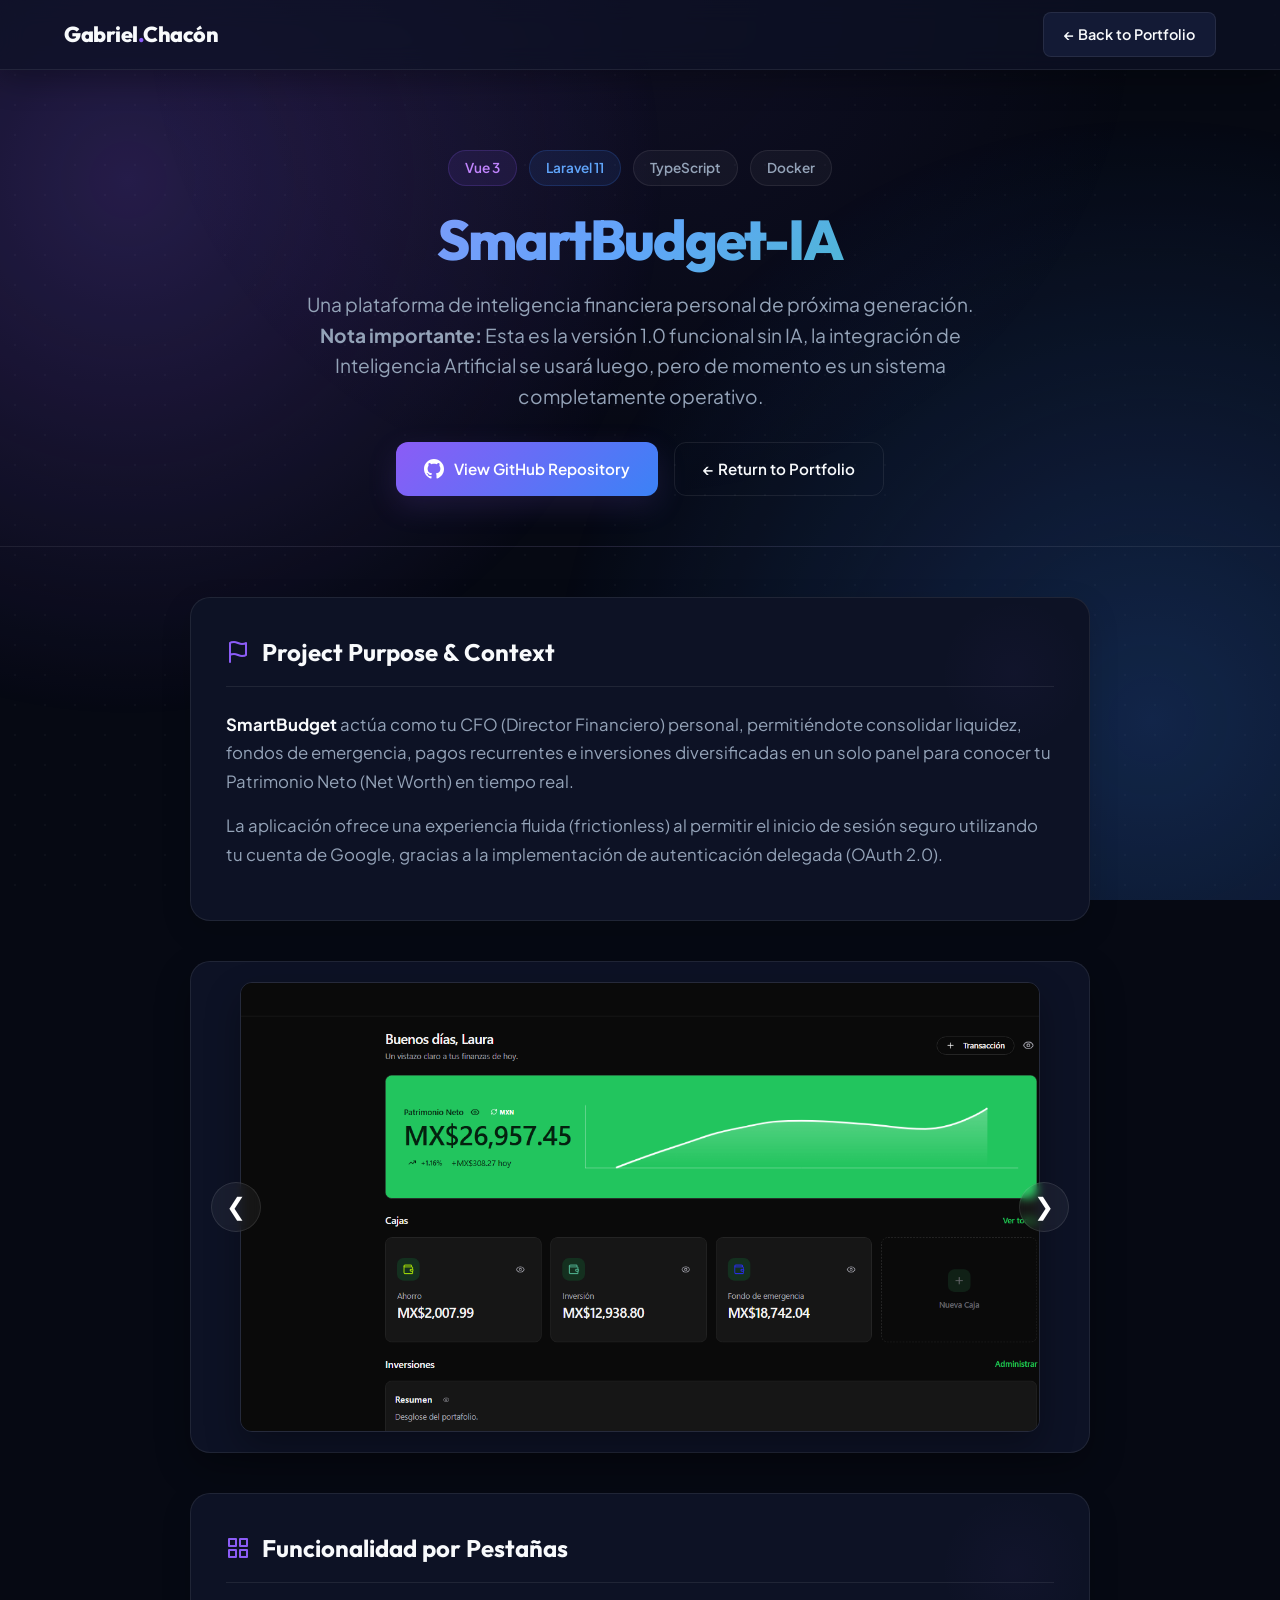
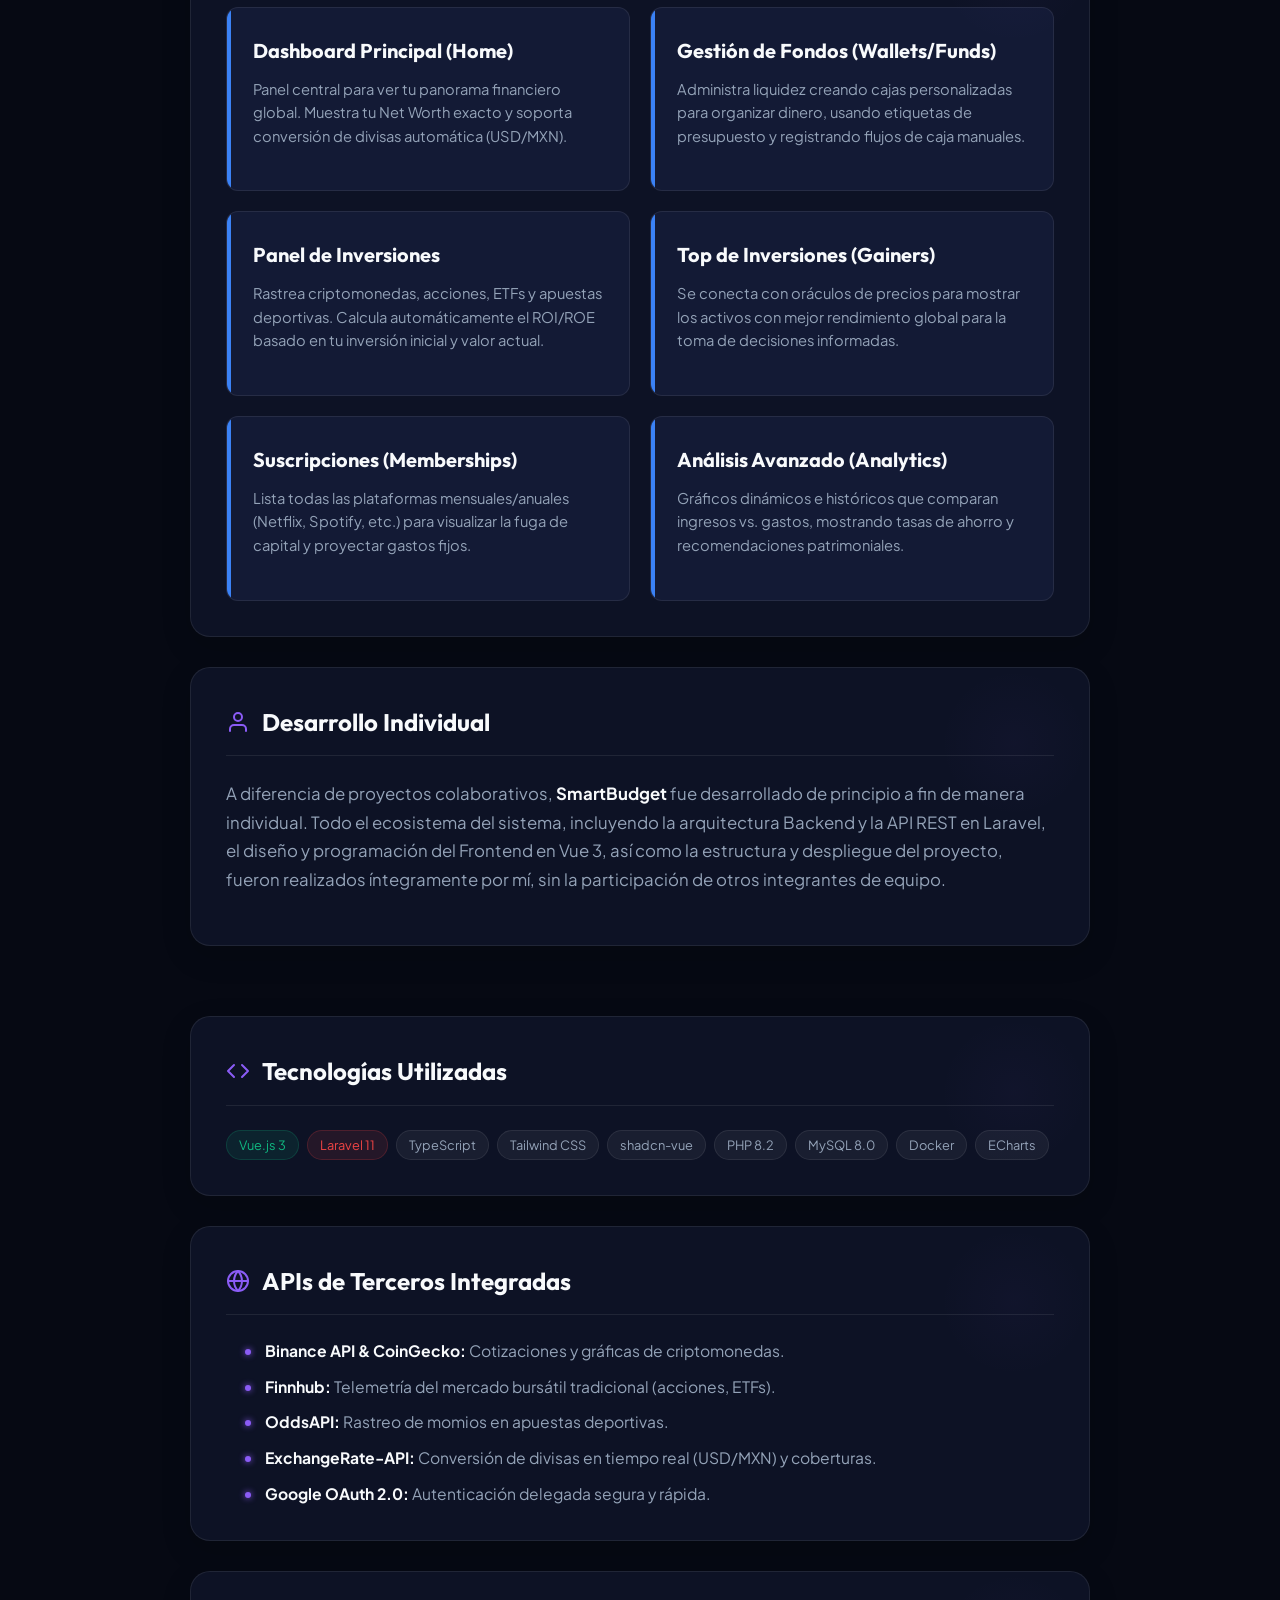
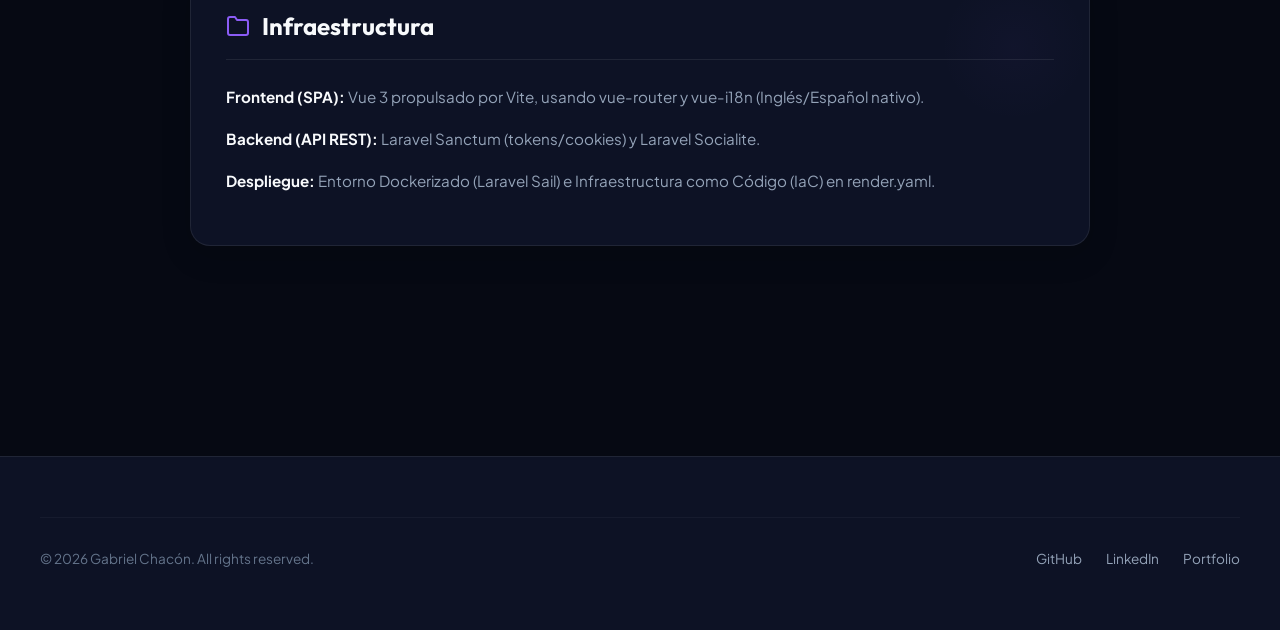
<file: smartbudget-ia.html>
<!DOCTYPE html>
<html lang="en">

<head>
    <meta charset="UTF-8">
    <meta name="viewport" content="width=device-width, initial-scale=1.0">
    <title>SmartBudget-IA | Gabriel Chacón Portfolio</title>

    <!-- Meta Description for SEO -->
    <meta name="description"
        content="Project details of SmartBudget-IA, a personal finance intelligence platform by Gabriel Chacón.">
    <meta name="author" content="Gabriel Chacón">

    <!-- Google Fonts -->
    <link rel="preconnect" href="https://fonts.googleapis.com">
    <link rel="preconnect" href="https://fonts.gstatic.com" crossorigin>
    <link
        href="https://fonts.googleapis.com/css2?family=Outfit:wght@300;400;500;600;700;800&family=Plus+Jakarta+Sans:wght@300;400;500;600;700;800&display=swap"
        rel="stylesheet">

    <!-- Custom Stylesheet -->
    <link rel="stylesheet" href="assets/css/styles.css?v=2">

    <!-- Custom Style Overrides for Mobile-First Screenshots -->
    <style>
        .gallery-container {
            position: relative;
            display: flex;
            justify-content: center;
            align-items: center;
            padding: 20px 0;
            width: 100%;
        }
        .gallery-main {
            position: relative;
            width: 800px;
            max-width: 100%;
            aspect-ratio: 16 / 9;
            background: transparent;
            border-radius: 12px;
            border: 1px solid rgba(255, 255, 255, 0.1);
            box-shadow: 0 15px 35px rgba(0, 0, 0, 0.3);
            overflow: hidden;
            display: flex;
            align-items: center;
            justify-content: center;
        }
        .gallery-main img {
            height: 100%;
            width: 100%;
            object-fit: cover;
            transition: opacity 0.3s ease-in-out;
        }
        .gallery-nav {
            position: absolute;
            top: 50%;
            transform: translateY(-50%);
            background: rgba(255, 255, 255, 0.05);
            border: 1px solid rgba(255, 255, 255, 0.1);
            color: white;
            font-size: 1.5rem;
            width: 50px;
            height: 50px;
            display: flex;
            align-items: center;
            justify-content: center;
            cursor: pointer;
            border-radius: 50%;
            transition: all 0.3s;
            z-index: 10;
            backdrop-filter: blur(5px);
        }
        .gallery-nav:hover {
            background: rgba(139, 92, 246, 0.3);
            border-color: rgba(139, 92, 246, 0.5);
            transform: translateY(-50%) scale(1.1);
        }
        .gallery-nav.prev {
            left: 20px;
        }
        .gallery-nav.next {
            right: 20px;
        }
        
        /* Clickable zones over the image */
        .image-click-zone {
            position: absolute;
            top: 0;
            bottom: 0;
            width: 50%;
            z-index: 15;
            cursor: pointer;
        }
        .image-click-zone.left { left: 0; }
        .image-click-zone.right { right: 0; }

        @media (max-width: 768px) {
            .gallery-nav.prev { left: 5px; }
            .gallery-nav.next { right: 5px; }
            
            .project-detail-ctas {
                flex-direction: column;
                align-items: stretch;
            }
            .project-detail-ctas .btn {
                justify-content: center;
                width: 100%;
            }
        }
        
        .project-detail-grid.centered-layout {
            grid-template-columns: 1fr;
            max-width: 900px;
            margin: 50px auto 0;
        }
        .centered-layout .detail-main-column, 
        .centered-layout .detail-sidebar-column {
            width: 100%;
        }

    </style>
</head>

<body>
    <!-- Background Gradient Overlay & Grid -->
    <div class="bg-grid"></div>
    <div class="bg-radial"></div>

    <!-- Navigation Header -->
    <header class="main-header scrolled" id="header">
        <div class="nav-container">
            <a href="index.html" class="brand-logo">
                <span class="brand-text">Gabriel<span class="accent-dot">.</span>Chacón</span>
            </a>

            <div class="nav-actions">
                <a href="index.html#portfolio-tabs" class="cta-btn-header" style="background: var(--bg-tertiary); border: 1px solid var(--color-glass-border); color: var(--color-text-primary); box-shadow: none;">
                    ← Back to Portfolio
                </a>
            </div>
        </div>
    </header>

    <!-- Main Content Area -->
    <main style="padding-bottom: 80px;">
        <!-- Project Detail Header / Hero -->
        <section class="project-detail-header">
            <div class="section-container">
                <div class="project-detail-meta">
                    <span class="badge-tag primary">Vue 3</span>
                    <span class="badge-tag secondary">Laravel 11</span>
                    <span class="badge-tag">TypeScript</span>
                    <span class="badge-tag">Docker</span>
                </div>
                <h1 class="project-detail-title text-gradient">SmartBudget-IA</h1>
                <p class="project-detail-subtitle">
                    Una plataforma de inteligencia financiera personal de próxima generación. <br>
                    <strong>Nota importante:</strong> Esta es la versión 1.0 funcional sin IA, la integración de Inteligencia Artificial se usará luego, pero de momento es un sistema completamente operativo.
                </p>

                <div class="project-detail-ctas">
                    <a href="https://github.com/GabrielChaconA/SmartBudget-AI" target="_blank" rel="noopener noreferrer" class="btn btn-primary">
                        <svg class="btn-icon" viewBox="0 0 24 24" fill="currentColor">
                            <path d="M12 0c-6.626 0-12 5.373-12 12 0 5.302 3.438 9.8 8.207 11.387.599.111.793-.261.793-.577v-2.234c-3.338.726-4.033-1.416-4.033-1.416-.546-1.387-1.333-1.756-1.333-1.756-1.089-.745.083-.729.083-.729 1.205.084 1.839 1.237 1.839 1.237 1.07 1.834 2.807 1.304 3.492.997.107-.775.418-1.305.762-1.604-2.665-.305-5.467-1.334-5.467-5.931 0-1.311.469-2.381 1.236-3.221-.124-.303-.535-1.524.117-3.176 0 0 1.008-.322 3.301 1.23.957-.266 1.983-.399 3.003-.404 1.02.005 2.047.138 3.006.404 2.291-1.552 3.297-1.23 3.297-1.23.653 1.653.242 2.874.118 3.176.77.84 1.235 1.911 1.235 3.221 0 4.609-2.807 5.624-5.479 5.921.43.372.823 1.102.823 2.222v3.293c0 .319.192.694.801.576 4.765-1.589 8.199-6.086 8.199-11.386 0-6.627-5.373-12-12-12z" />
                        </svg>
                        View GitHub Repository
                    </a>
                    <a href="index.html#portfolio-tabs" class="btn btn-outline">
                        ← Return to Portfolio
                    </a>
                </div>
            </div>
        </section>

        <!-- Project Grid Details -->
        <section style="padding-top: 0;">
            <div class="section-container">
                <div class="project-detail-grid centered-layout">
                    
                    <!-- Left Column: Media & Core Info -->
                    <div class="detail-main-column">

                        <div>
                            <!-- Purpose & Context -->
                            <div class="detail-section-card">
                                <h3 class="detail-section-title">
                                    <svg width="24" height="24" viewBox="0 0 24 24" fill="none" stroke="currentColor" stroke-width="2" stroke-linecap="round" stroke-linejoin="round">
                                        <path d="M4 15s1-1 4-1 5 2 8 2 4-1 4-1V3s-1 1-4 1-5-2-8-2-4 1-4 1z"></path>
                                        <line x1="4" y1="22" x2="4" y2="15"></line>
                                    </svg>
                                    Project Purpose &amp; Context
                                </h3>
                                <div class="detail-description">
                                    <p>
                                        <strong>SmartBudget</strong> actúa como tu CFO (Director Financiero) personal, permitiéndote consolidar liquidez, fondos de emergencia, pagos recurrentes e inversiones diversificadas en un solo panel para conocer tu Patrimonio Neto (Net Worth) en tiempo real.
                                    </p>
                                    <p>
                                        La aplicación ofrece una experiencia fluida (frictionless) al permitir el inicio de sesión seguro utilizando tu cuenta de Google, gracias a la implementación de autenticación delegada (OAuth 2.0).
                                    </p>
                                </div>
                            </div>

                            <!-- Interactive Screenshot Gallery -->
                            <div class="gallery-container" style="margin-top: 40px; margin-bottom: 40px;">
                                <button class="gallery-nav prev" id="btn-prev">❮</button>
                                <div class="gallery-main">
                                    <div class="image-click-zone left" id="zone-prev"></div>
                                    <div class="image-click-zone right" id="zone-next"></div>
                                    <img id="main-gallery-image" src="assets/respository images/SmartBudget/home.png" alt="Dashboard Principal">
                                </div>
                                <button class="gallery-nav next" id="btn-next">❯</button>
                            </div>

                            <!-- Modules & Functionality -->
                            <div class="detail-section-card">
                                <h3 class="detail-section-title">
                                    <svg width="24" height="24" viewBox="0 0 24 24" fill="none" stroke="currentColor" stroke-width="2" stroke-linecap="round" stroke-linejoin="round">
                                        <rect x="3" y="3" width="7" height="7"></rect>
                                        <rect x="14" y="3" width="7" height="7"></rect>
                                        <rect x="14" y="14" width="7" height="7"></rect>
                                        <rect x="3" y="14" width="7" height="7"></rect>
                                    </svg>
                                    Funcionalidad por Pestañas
                                </h3>
                                <div class="detail-description">
                                    <div class="modes-grid">
                                        <div class="mode-card">
                                            <h4>Dashboard Principal (Home)</h4>
                                            <p>Panel central para ver tu panorama financiero global. Muestra tu Net Worth exacto y soporta conversión de divisas automática (USD/MXN).</p>
                                        </div>
                                        <div class="mode-card">
                                            <h4>Gestión de Fondos (Wallets/Funds)</h4>
                                            <p>Administra liquidez creando cajas personalizadas para organizar dinero, usando etiquetas de presupuesto y registrando flujos de caja manuales.</p>
                                        </div>
                                        <div class="mode-card">
                                            <h4>Panel de Inversiones</h4>
                                            <p>Rastrea criptomonedas, acciones, ETFs y apuestas deportivas. Calcula automáticamente el ROI/ROE basado en tu inversión inicial y valor actual.</p>
                                        </div>
                                        <div class="mode-card">
                                            <h4>Top de Inversiones (Gainers)</h4>
                                            <p>Se conecta con oráculos de precios para mostrar los activos con mejor rendimiento global para la toma de decisiones informadas.</p>
                                        </div>
                                        <div class="mode-card">
                                            <h4>Suscripciones (Memberships)</h4>
                                            <p>Lista todas las plataformas mensuales/anuales (Netflix, Spotify, etc.) para visualizar la fuga de capital y proyectar gastos fijos.</p>
                                        </div>
                                        <div class="mode-card">
                                            <h4>Análisis Avanzado (Analytics)</h4>
                                            <p>Gráficos dinámicos e históricos que comparan ingresos vs. gastos, mostrando tasas de ahorro y recomendaciones patrimoniales.</p>
                                        </div>
                                    </div>
                                </div>
                            </div>

                            <!-- Development Team -->
                            <div class="detail-section-card">
                                <h3 class="detail-section-title">
                                    <svg width="24" height="24" viewBox="0 0 24 24" fill="none" stroke="currentColor" stroke-width="2" stroke-linecap="round" stroke-linejoin="round">
                                        <path d="M20 21v-2a4 4 0 0 0-4-4H8a4 4 0 0 0-4 4v2"></path>
                                        <circle cx="12" cy="7" r="4"></circle>
                                    </svg>
                                    Desarrollo Individual
                                </h3>
                                <div class="detail-description">
                                    <p>
                                        A diferencia de proyectos colaborativos, <strong>SmartBudget</strong> fue desarrollado de principio a fin de manera individual. Todo el ecosistema del sistema, incluyendo la arquitectura Backend y la API REST en Laravel, el diseño y programación del Frontend en Vue 3, así como la estructura y despliegue del proyecto, fueron realizados íntegramente por mí, sin la participación de otros integrantes de equipo.
                                    </p>
                                </div>
                            </div>

                        </div>

                    </div>

                    <!-- Right Column: Sidebar Details -->
                    <div class="detail-sidebar-column">
                        
                        <!-- Tech Stack Tags -->
                        <div class="detail-section-card">
                            <h3 class="detail-section-title">
                                <svg width="24" height="24" viewBox="0 0 24 24" fill="none" stroke="currentColor" stroke-width="2" stroke-linecap="round" stroke-linejoin="round">
                                    <polyline points="16 18 22 12 16 6"></polyline>
                                    <polyline points="8 6 2 12 8 18"></polyline>
                                </svg>
                                Tecnologías Utilizadas
                            </h3>
                            <div style="display: flex; flex-wrap: wrap; gap: 8px; margin-top: 15px;">
                                <span class="tag" style="background: rgba(16, 185, 129, 0.1); color: #10b981; border-color: rgba(16, 185, 129, 0.2);">Vue.js 3</span>
                                <span class="tag" style="background: rgba(239, 68, 68, 0.1); color: #ef4444; border-color: rgba(239, 68, 68, 0.2);">Laravel 11</span>
                                <span class="tag">TypeScript</span>
                                <span class="tag">Tailwind CSS</span>
                                <span class="tag">shadcn-vue</span>
                                <span class="tag">PHP 8.2</span>
                                <span class="tag">MySQL 8.0</span>
                                <span class="tag">Docker</span>
                                <span class="tag">ECharts</span>
                            </div>
                        </div>

                        <!-- APIs Integradas -->
                        <div class="detail-section-card">
                            <h3 class="detail-section-title">
                                <svg width="24" height="24" viewBox="0 0 24 24" fill="none" stroke="currentColor" stroke-width="2" stroke-linecap="round" stroke-linejoin="round">
                                    <circle cx="12" cy="12" r="10"></circle>
                                    <line x1="2" y1="12" x2="22" y2="12"></line>
                                    <path d="M12 2a15.3 15.3 0 0 1 4 10 15.3 15.3 0 0 1-4 10 15.3 15.3 0 0 1-4-10 15.3 15.3 0 0 1 4-10z"></path>
                                </svg>
                                APIs de Terceros Integradas
                            </h3>
                            <div class="detail-description" style="font-size: 0.95rem;">
                                <ul class="bullet-list" style="padding-left: 15px;">
                                    <li><strong>Binance API & CoinGecko:</strong> Cotizaciones y gráficas de criptomonedas.</li>
                                    <li><strong>Finnhub:</strong> Telemetría del mercado bursátil tradicional (acciones, ETFs).</li>
                                    <li><strong>OddsAPI:</strong> Rastreo de momios en apuestas deportivas.</li>
                                    <li><strong>ExchangeRate-API:</strong> Conversión de divisas en tiempo real (USD/MXN) y coberturas.</li>
                                    <li><strong>Google OAuth 2.0:</strong> Autenticación delegada segura y rápida.</li>
                                </ul>
                            </div>
                        </div>

                        <!-- Project Structure Tree -->
                        <div class="detail-section-card">
                            <h3 class="detail-section-title">
                                <svg width="24" height="24" viewBox="0 0 24 24" fill="none" stroke="currentColor" stroke-width="2" stroke-linecap="round" stroke-linejoin="round">
                                    <path d="M22 19a2 2 0 0 1-2 2H4a2 2 0 0 1-2-2V5a2 2 0 0 1 2-2h5l2 3h9a2 2 0 0 1 2 2z"></path>
                                </svg>
                                Infraestructura
                            </h3>
                            <div class="detail-description" style="font-size: 0.95rem;">
                                <p><strong>Frontend (SPA):</strong> Vue 3 propulsado por Vite, usando vue-router y vue-i18n (Inglés/Español nativo).</p>
                                <p><strong>Backend (API REST):</strong> Laravel Sanctum (tokens/cookies) y Laravel Socialite.</p>
                                <p><strong>Despliegue:</strong> Entorno Dockerizado (Laravel Sail) e Infraestructura como Código (IaC) en render.yaml.</p>
                            </div>
                        </div>

                    </div>

                </div>
            </div>
        </section>
    </main>

    <!-- Footer Area -->
    <footer class="main-footer">
        <div class="footer-container">
            <div class="footer-bottom">
                <p class="copyright">&copy; 2026 Gabriel Chacón. All rights reserved.</p>
                <div class="footer-links">
                    <a href="https://github.com/GabrielChaconA" target="_blank" rel="noopener noreferrer">GitHub</a>
                    <a href="https://www.linkedin.com/in/gabriel-chac%C3%B3n-arellano-29ab29257/" target="_blank"
                        rel="noopener noreferrer">LinkedIn</a>
                    <a href="index.html" rel="noopener noreferrer">Portfolio</a>
                </div>
            </div>
        </div>
    </footer>

    <!-- Interactive Script -->
    <script>
        document.addEventListener('DOMContentLoaded', () => {
            // Interactive Gallery Logic
            const mainImg = document.getElementById('main-gallery-image');
            const btnPrev = document.getElementById('btn-prev');
            const btnNext = document.getElementById('btn-next');
            const zonePrev = document.getElementById('zone-prev');
            const zoneNext = document.getElementById('zone-next');

            const images = [
                { src: 'assets/respository images/SmartBudget/home.png', alt: 'Dashboard Principal' },
                { src: 'assets/respository images/SmartBudget/login.png', alt: 'Login Screen' },
                { src: 'assets/respository images/SmartBudget/inversiones.png', alt: 'Panel de Inversiones' },
                { src: 'assets/respository images/SmartBudget/top de inversiones.png', alt: 'Top de Inversiones' },
                { src: 'assets/respository images/SmartBudget/found.png', alt: 'Gestión de Fondos' },
                { src: 'assets/respository images/SmartBudget/subs.png', alt: 'Suscripciones' },
                { src: 'assets/respository images/SmartBudget/analisis.png', alt: 'Análisis Avanzado' },
                { src: 'assets/respository images/SmartBudget/perfil.png', alt: 'Perfil y Soporte' }
            ];

            let currentIndex = 0;

            const changeImage = (newIndex) => {
                if (newIndex < 0) newIndex = images.length - 1;
                if (newIndex >= images.length) newIndex = 0;
                currentIndex = newIndex;

                mainImg.style.opacity = '0';
                setTimeout(() => {
                    mainImg.src = images[currentIndex].src;
                    mainImg.alt = images[currentIndex].alt;
                    mainImg.style.opacity = '1';
                }, 200);
            };

            btnPrev.addEventListener('click', () => changeImage(currentIndex - 1));
            btnNext.addEventListener('click', () => changeImage(currentIndex + 1));
            zonePrev.addEventListener('click', () => changeImage(currentIndex - 1));
            zoneNext.addEventListener('click', () => changeImage(currentIndex + 1));
        });
    </script>
</body>

</html>
</file>
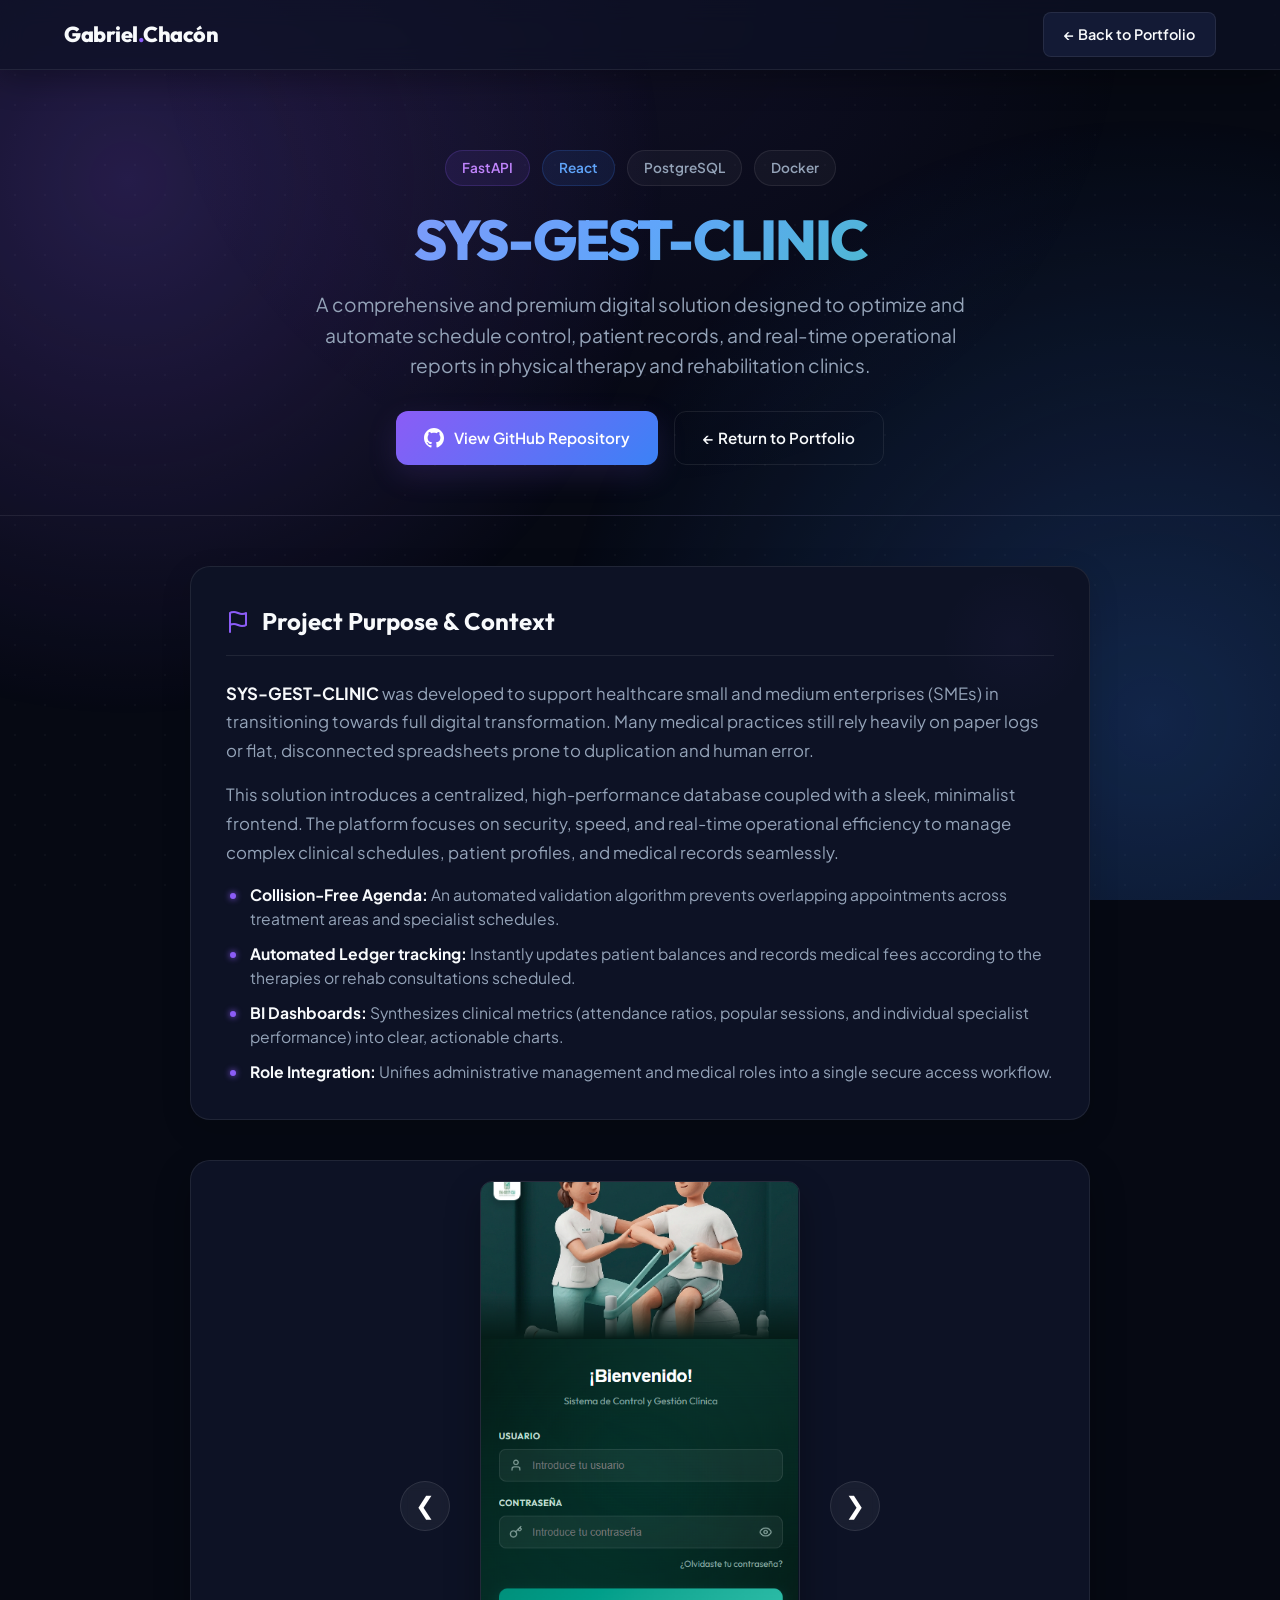
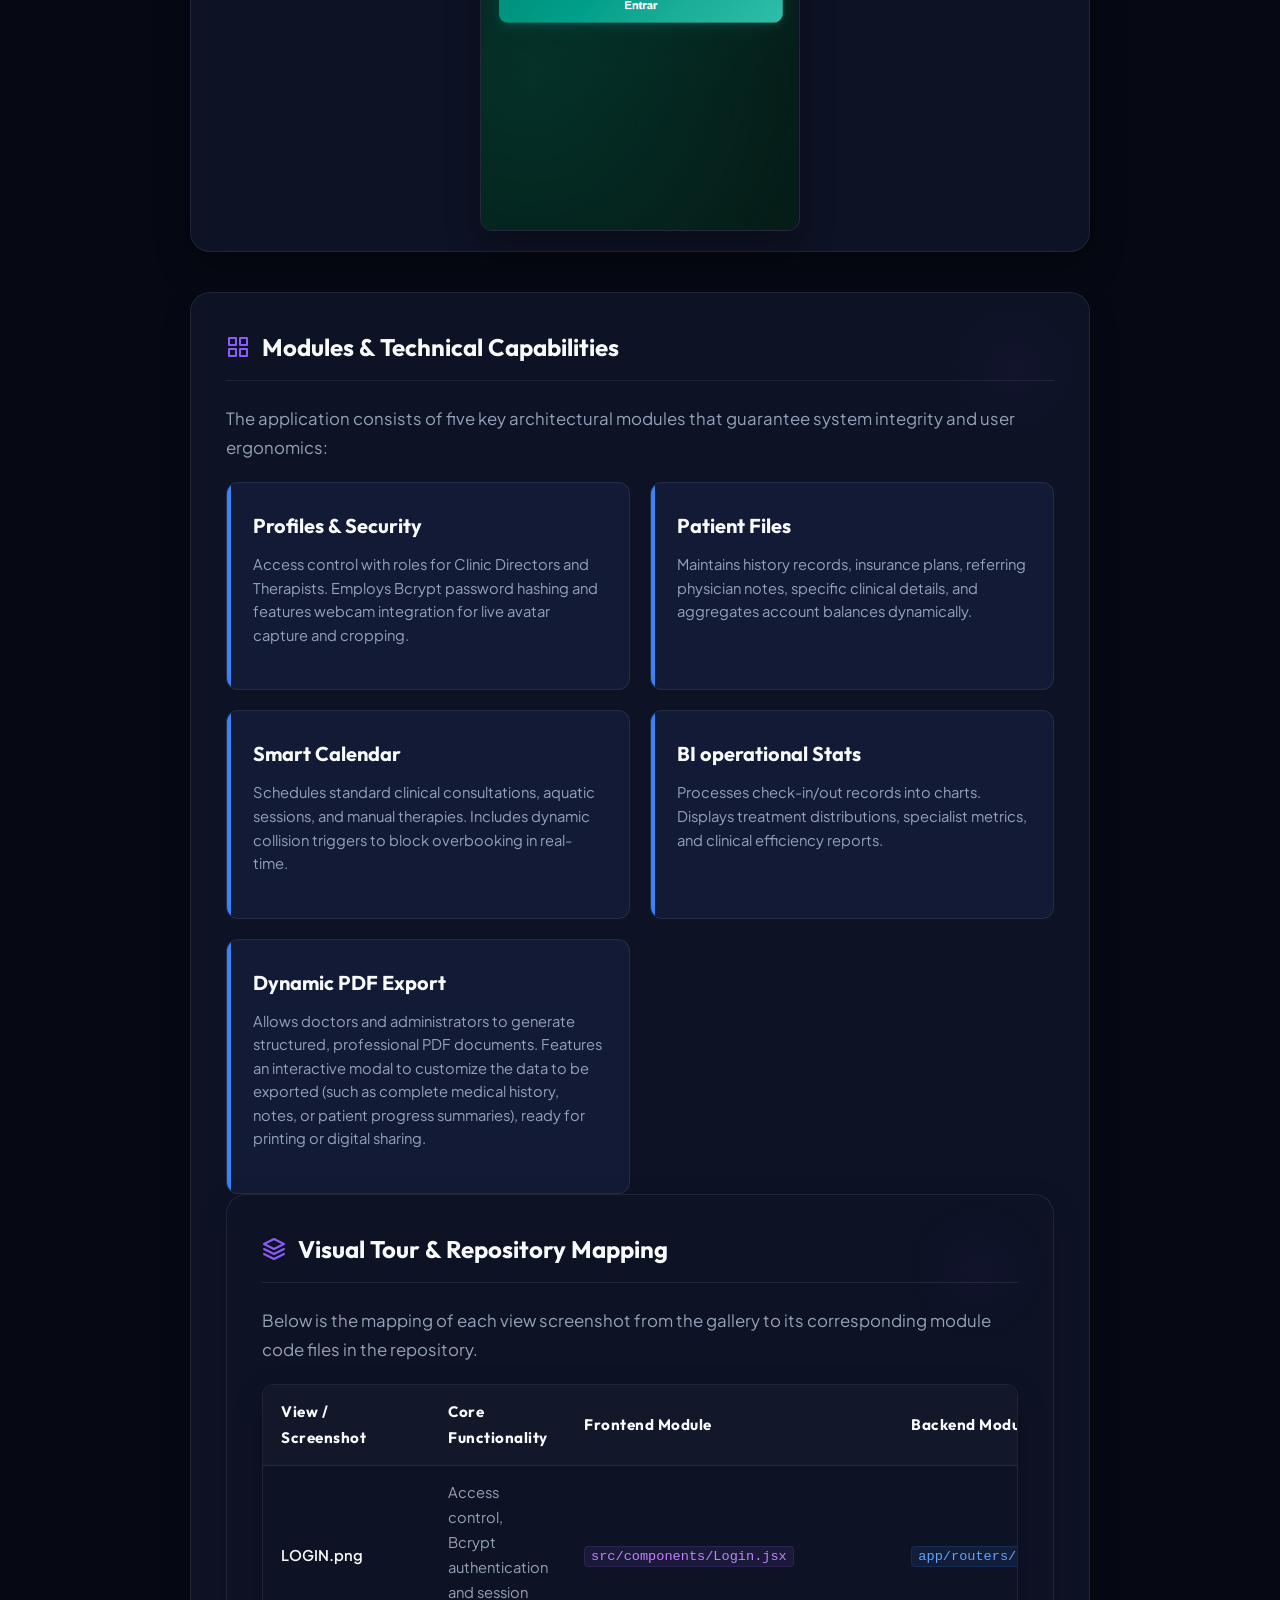
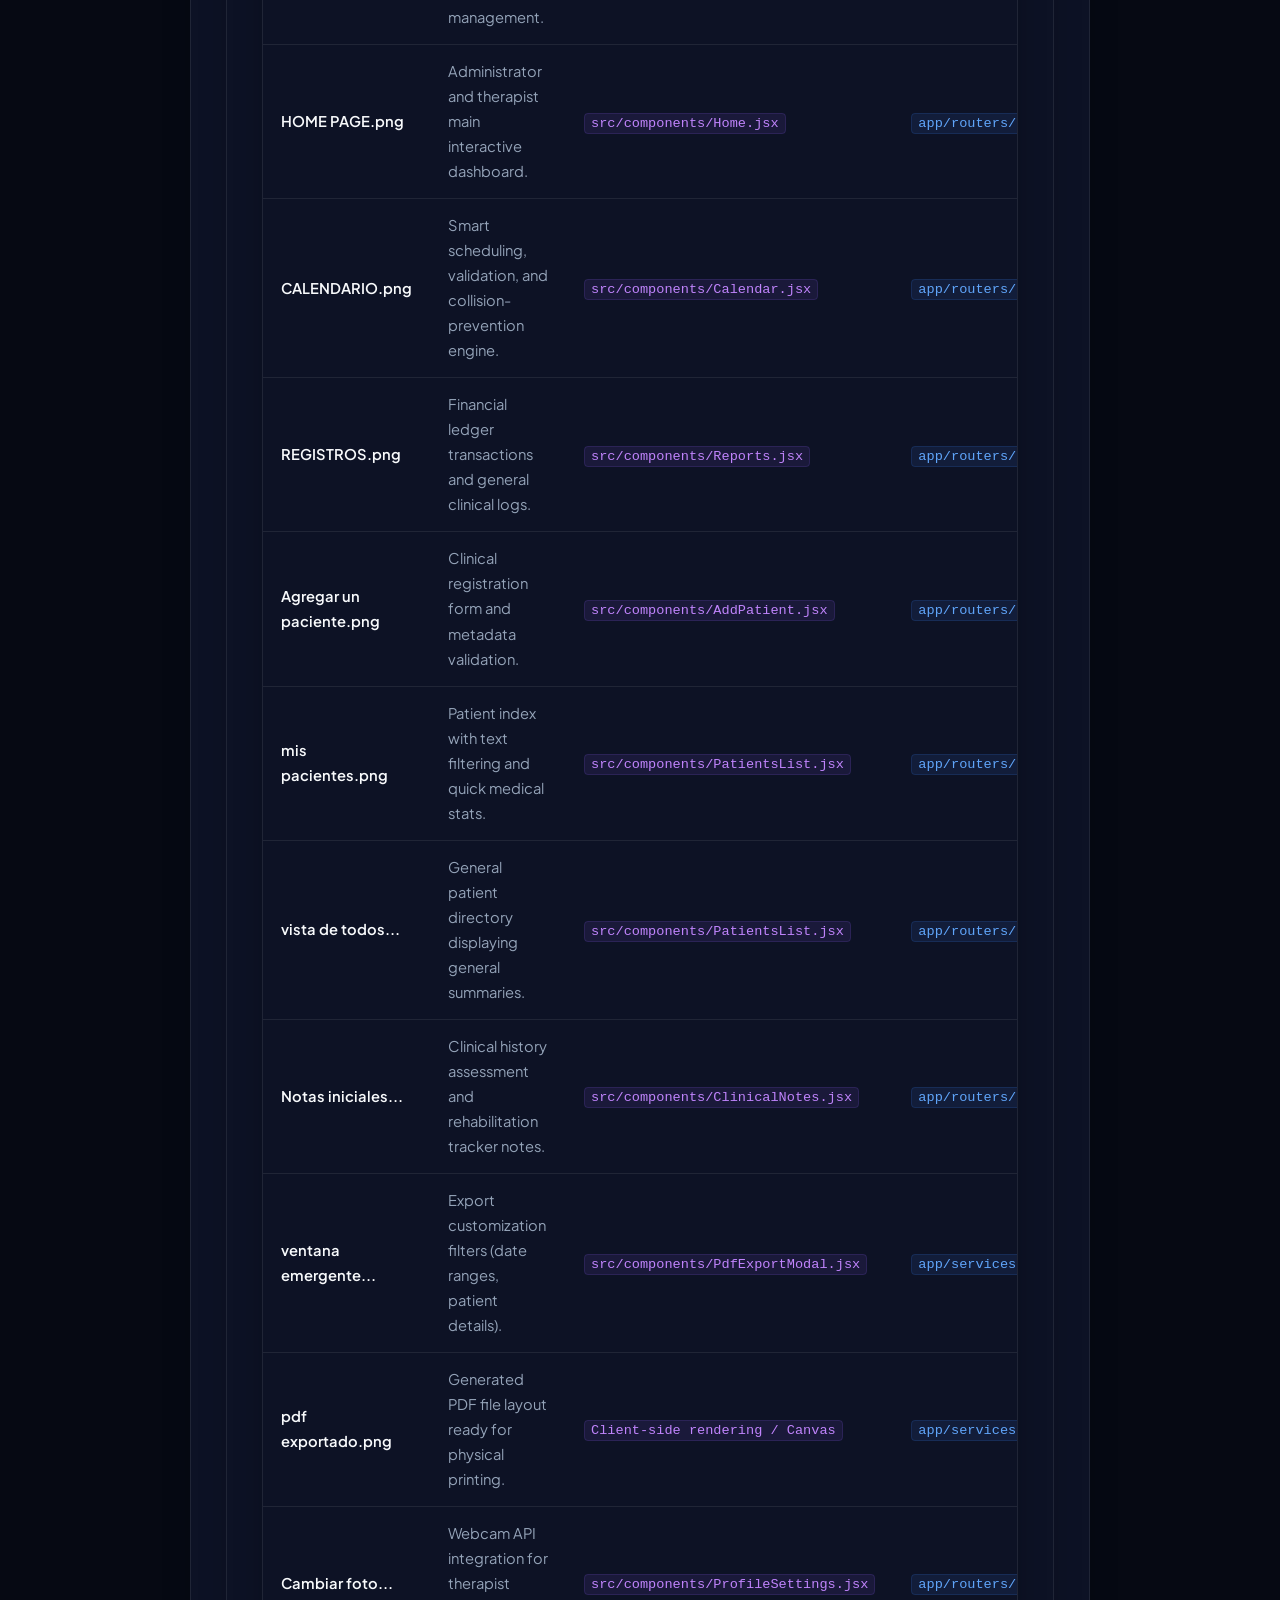
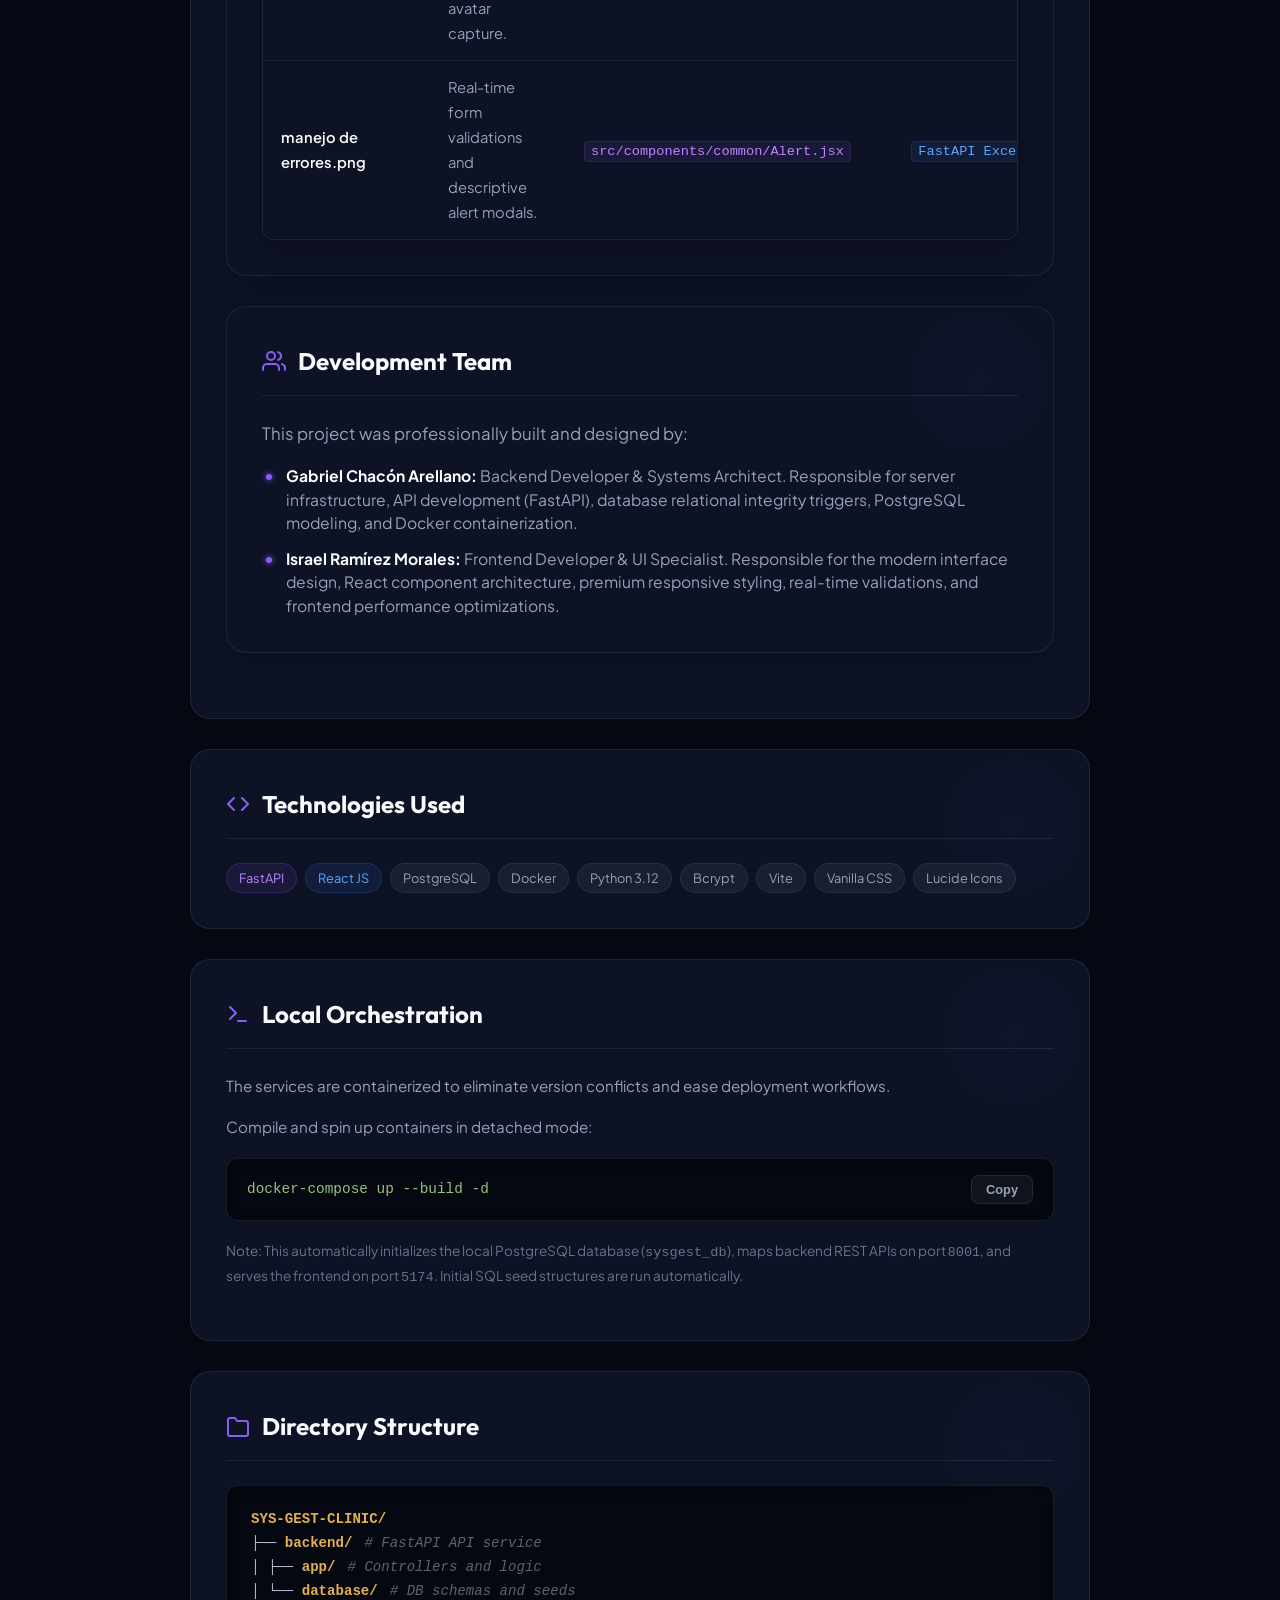
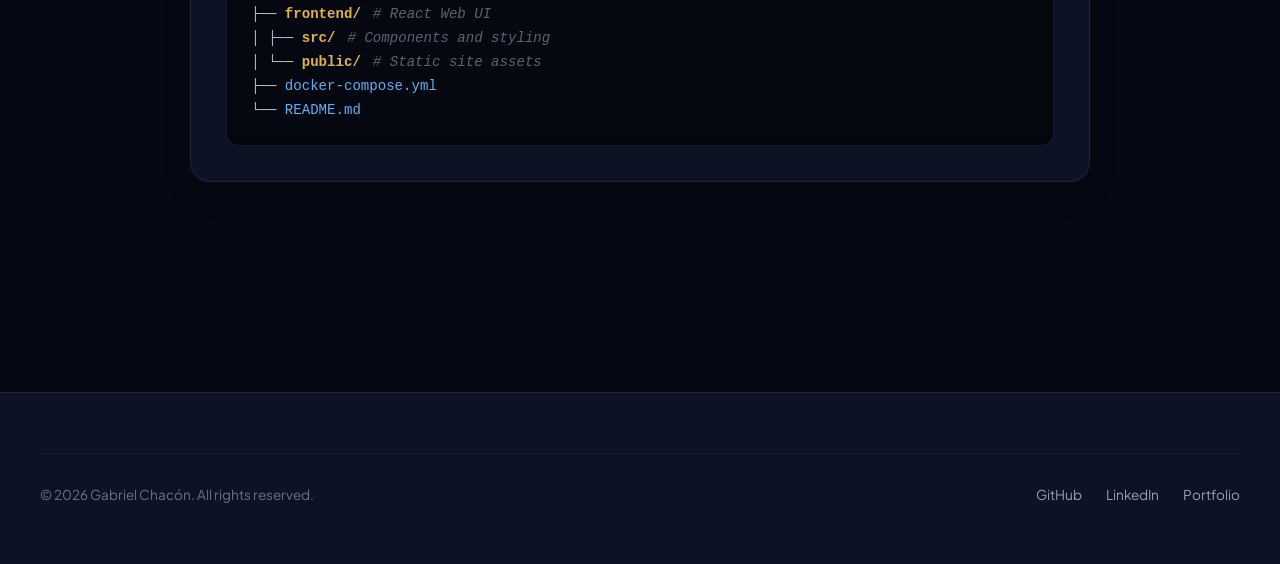
<file: sys-gest-clinic.html>
<!DOCTYPE html>
<html lang="en">

<head>
    <meta charset="UTF-8">
    <meta name="viewport" content="width=device-width, initial-scale=1.0">
    <title>SYS-GEST-CLINIC | Gabriel Chacón Portfolio</title>

    <!-- Meta Description for SEO -->
    <meta name="description"
        content="Project details of SYS-GEST-CLINIC, a premium clinical appointment and patient record management system developed by Gabriel Chacón and Israel Ramírez.">
    <meta name="author" content="Gabriel Chacón">

    <!-- Google Fonts -->
    <link rel="preconnect" href="https://fonts.googleapis.com">
    <link rel="preconnect" href="https://fonts.gstatic.com" crossorigin>
    <link
        href="https://fonts.googleapis.com/css2?family=Outfit:wght@300;400;500;600;700;800&family=Plus+Jakarta+Sans:wght@300;400;500;600;700;800&display=swap"
        rel="stylesheet">

    <!-- Custom Stylesheet -->
    <link rel="stylesheet" href="assets/css/styles.css?v=2">

    <!-- Custom Style Overrides for Mobile-First Screenshots -->
    <style>
        .gallery-container {
            position: relative;
            display: flex;
            justify-content: center;
            align-items: center;
            padding: 20px 0;
            width: 100%;
        }
        .gallery-main {
            position: relative;
            width: 320px;
            max-width: 100%;
            height: 650px;
            background: transparent;
            border-radius: 12px;
            border: 1px solid rgba(255, 255, 255, 0.1);
            box-shadow: 0 15px 35px rgba(0, 0, 0, 0.3);
            overflow: hidden;
            display: flex;
            align-items: center;
            justify-content: center;
        }
        .gallery-main img {
            height: 100%;
            width: 100%;
            object-fit: cover;
            transition: opacity 0.3s ease-in-out;
        }
        .gallery-nav {
            position: absolute;
            top: 50%;
            transform: translateY(-50%);
            background: rgba(255, 255, 255, 0.05);
            border: 1px solid rgba(255, 255, 255, 0.1);
            color: white;
            font-size: 1.5rem;
            width: 50px;
            height: 50px;
            display: flex;
            align-items: center;
            justify-content: center;
            cursor: pointer;
            border-radius: 50%;
            transition: all 0.3s;
            z-index: 10;
            backdrop-filter: blur(5px);
        }
        .gallery-nav:hover {
            background: rgba(139, 92, 246, 0.3);
            border-color: rgba(139, 92, 246, 0.5);
            transform: translateY(-50%) scale(1.1);
        }
        .gallery-nav.prev {
            left: calc(50% - 240px);
        }
        .gallery-nav.next {
            right: calc(50% - 240px);
        }
        
        /* Clickable zones over the image */
        .image-click-zone {
            position: absolute;
            top: 0;
            bottom: 0;
            width: 50%;
            z-index: 15;
            cursor: pointer;
        }
        .image-click-zone.left { left: 0; }
        .image-click-zone.right { right: 0; }

        @media (max-width: 768px) {
            .gallery-main {
                width: 100%;
                height: auto;
                aspect-ratio: 320 / 650;
                border-radius: 8px;
            }
            .gallery-nav.prev { left: 5px; }
            .gallery-nav.next { right: 5px; }
            
            .mapping-table-container {
                width: 100%;
                max-width: 100%;
                min-width: 0;
            }
            .mapping-table {
                min-width: 450px;
                font-size: 0.8rem;
                table-layout: fixed;
            }
            .mapping-table td, .mapping-table th {
                word-wrap: break-word;
                overflow-wrap: break-word;
            }
            .mapping-table th, .mapping-table td {
                padding: 10px 8px;
            }
            .mapping-highlight {
                font-size: 0.75rem;
                word-break: break-word;
            }
            .project-detail-ctas {
                flex-direction: column;
                align-items: stretch;
            }
            .project-detail-ctas .btn {
                justify-content: center;
                width: 100%;
            }
        }
        
        /* Centered layout for SYS-GEST-CLINIC */
        .project-detail-grid.centered-layout {
            grid-template-columns: 1fr;
            max-width: 900px;
            margin: 50px auto 0;
        }
        .centered-layout .detail-main-column, 
        .centered-layout .detail-sidebar-column {
            width: 100%;
        }

        /* Custom styles for the repository mapping table */
        .mapping-table-container {
            overflow-x: auto;
            background: var(--bg-secondary);
            border: 1px solid var(--color-glass-border);
            border-radius: var(--border-radius-md);
            margin-top: 20px;
            box-shadow: 0 10px 30px rgba(0, 0, 0, 0.2);
        }
        .mapping-table {
            width: 100%;
            border-collapse: collapse;
            text-align: left;
            font-size: 0.92rem;
            color: var(--color-text-secondary);
            min-width: 650px;
        }
        .mapping-table th, .mapping-table td {
            padding: 14px 18px;
            border-bottom: 1px solid var(--color-glass-border);
        }
        .mapping-table th {
            background: rgba(255, 255, 255, 0.02);
            color: var(--color-text-primary);
            font-family: var(--font-title);
            font-weight: 700;
            font-size: 0.95rem;
            letter-spacing: 0.5px;
        }
        .mapping-table tr:last-child td {
            border-bottom: none;
        }
        .mapping-table tr:hover td {
            background: rgba(255, 255, 255, 0.01);
            color: var(--color-text-primary);
        }
        .mapping-highlight {
            font-family: 'Consolas', monospace;
            font-size: 0.85rem;
            color: #c084fc; /* soft violet/pink for frontend */
            background: rgba(139, 92, 246, 0.1);
            padding: 2px 6px;
            border-radius: 4px;
            border: 1px solid rgba(139, 92, 246, 0.15);
        }
        .mapping-highlight.backend {
            color: #60a5fa; /* soft blue for backend */
            background: rgba(59, 130, 246, 0.1);
            border-color: rgba(59, 130, 246, 0.15);
        }
        .mapping-image-name {
            font-weight: 600;
            color: var(--color-text-primary);
        }
    </style>
</head>

<body>
    <!-- Background Gradient Overlay & Grid -->
    <div class="bg-grid"></div>
    <div class="bg-radial"></div>

    <!-- Navigation Header -->
    <header class="main-header scrolled" id="header">
        <div class="nav-container">
            <a href="index.html" class="brand-logo">
                <span class="brand-text">Gabriel<span class="accent-dot">.</span>Chacón</span>
            </a>

            <div class="nav-actions">
                <a href="index.html#portfolio-tabs" class="cta-btn-header" style="background: var(--bg-tertiary); border: 1px solid var(--color-glass-border); color: var(--color-text-primary); box-shadow: none;">
                    ← Back to Portfolio
                </a>
            </div>
        </div>
    </header>

    <!-- Main Content Area -->
    <main style="padding-bottom: 80px;">
        <!-- Project Detail Header / Hero -->
        <section class="project-detail-header">
            <div class="section-container">
                <div class="project-detail-meta">
                    <span class="badge-tag primary">FastAPI</span>
                    <span class="badge-tag secondary">React</span>
                    <span class="badge-tag">PostgreSQL</span>
                    <span class="badge-tag">Docker</span>
                </div>
                <h1 class="project-detail-title text-gradient">SYS-GEST-CLINIC</h1>
                <p class="project-detail-subtitle">
                    A comprehensive and premium digital solution designed to optimize and automate schedule control, patient records, and real-time operational reports in physical therapy and rehabilitation clinics.
                </p>

                <div class="project-detail-ctas">
                    <a href="https://github.com/IsraelRamirezMorales/SYS-GEST-CLINIC.git" target="_blank" rel="noopener noreferrer" class="btn btn-primary">
                        <svg class="btn-icon" viewBox="0 0 24 24" fill="currentColor">
                            <path d="M12 0c-6.626 0-12 5.373-12 12 0 5.302 3.438 9.8 8.207 11.387.599.111.793-.261.793-.577v-2.234c-3.338.726-4.033-1.416-4.033-1.416-.546-1.387-1.333-1.756-1.333-1.756-1.089-.745.083-.729.083-.729 1.205.084 1.839 1.237 1.839 1.237 1.07 1.834 2.807 1.304 3.492.997.107-.775.418-1.305.762-1.604-2.665-.305-5.467-1.334-5.467-5.931 0-1.311.469-2.381 1.236-3.221-.124-.303-.535-1.524.117-3.176 0 0 1.008-.322 3.301 1.23.957-.266 1.983-.399 3.003-.404 1.02.005 2.047.138 3.006.404 2.291-1.552 3.297-1.23 3.297-1.23.653 1.653.242 2.874.118 3.176.77.84 1.235 1.911 1.235 3.221 0 4.609-2.807 5.624-5.479 5.921.43.372.823 1.102.823 2.222v3.293c0 .319.192.694.801.576 4.765-1.589 8.199-6.086 8.199-11.386 0-6.627-5.373-12-12-12z" />
                        </svg>
                        View GitHub Repository
                    </a>
                    <a href="index.html#portfolio-tabs" class="btn btn-outline">
                        ← Return to Portfolio
                    </a>
                </div>
            </div>
        </section>

        <!-- Project Grid Details -->
        <section style="padding-top: 0;">
            <div class="section-container">
                <div class="project-detail-grid centered-layout">
                    
                    <!-- Left Column: Media & Core Info -->
                    <div class="detail-main-column">

                        <div>
                            <!-- Purpose & Context -->
                            <div class="detail-section-card">
                                <h3 class="detail-section-title">
                                    <svg width="24" height="24" viewBox="0 0 24 24" fill="none" stroke="currentColor" stroke-width="2" stroke-linecap="round" stroke-linejoin="round">
                                        <path d="M4 15s1-1 4-1 5 2 8 2 4-1 4-1V3s-1 1-4 1-5-2-8-2-4 1-4 1z"></path>
                                        <line x1="4" y1="22" x2="4" y2="15"></line>
                                    </svg>
                                    Project Purpose &amp; Context
                                </h3>
                                <div class="detail-description">
                                    <p>
                                        <strong>SYS-GEST-CLINIC</strong> was developed to support healthcare small and medium enterprises (SMEs) in transitioning towards full digital transformation. Many medical practices still rely heavily on paper logs or flat, disconnected spreadsheets prone to duplication and human error.
                                    </p>
                                    <p>
                                        This solution introduces a centralized, high-performance database coupled with a sleek, minimalist frontend. The platform focuses on security, speed, and real-time operational efficiency to manage complex clinical schedules, patient profiles, and medical records seamlessly.
                                    </p>
                                    
                                    <ul class="bullet-list">
                                        <li><strong>Collision-Free Agenda:</strong> An automated validation algorithm prevents overlapping appointments across treatment areas and specialist schedules.</li>
                                        <li><strong>Automated Ledger tracking:</strong> Instantly updates patient balances and records medical fees according to the therapies or rehab consultations scheduled.</li>
                                        <li><strong>BI Dashboards:</strong> Synthesizes clinical metrics (attendance ratios, popular sessions, and individual specialist performance) into clear, actionable charts.</li>
                                        <li><strong>Role Integration:</strong> Unifies administrative management and medical roles into a single secure access workflow.</li>
                                    </ul>
                                </div>
                            </div>

                            <!-- Interactive Screenshot Gallery -->
                            <div class="gallery-container" style="margin-top: 40px; margin-bottom: 40px;">
                                <button class="gallery-nav prev" id="btn-prev">❮</button>
                                <div class="gallery-main">
                                    <div class="image-click-zone left" id="zone-prev"></div>
                                    <div class="image-click-zone right" id="zone-next"></div>
                                    <img id="main-gallery-image" src="assets/respository images/Gestion clinica/LOGIN.png" alt="Login Screen">
                                </div>
                                <button class="gallery-nav next" id="btn-next">❯</button>
                            </div>

                            <!-- Modules & Functionality -->
                            <div class="detail-section-card">
                                <h3 class="detail-section-title">
                                    <svg width="24" height="24" viewBox="0 0 24 24" fill="none" stroke="currentColor" stroke-width="2" stroke-linecap="round" stroke-linejoin="round">
                                        <rect x="3" y="3" width="7" height="7"></rect>
                                        <rect x="14" y="3" width="7" height="7"></rect>
                                        <rect x="14" y="14" width="7" height="7"></rect>
                                        <rect x="3" y="14" width="7" height="7"></rect>
                                    </svg>
                                    Modules &amp; Technical Capabilities
                                </h3>
                                <div class="detail-description">
                                    <p>
                                        The application consists of five key architectural modules that guarantee system integrity and user ergonomics:
                                    </p>

                                    <div class="modes-grid">
                                        <div class="mode-card">
                                            <h4>Profiles &amp; Security</h4>
                                            <p>Access control with roles for Clinic Directors and Therapists. Employs Bcrypt password hashing and features webcam integration for live avatar capture and cropping.</p>
                                        </div>
                                        <div class="mode-card">
                                            <h4>Patient Files</h4>
                                            <p>Maintains history records, insurance plans, referring physician notes, specific clinical details, and aggregates account balances dynamically.</p>
                                        </div>
                                        <div class="mode-card">
                                            <h4>Smart Calendar</h4>
                                            <p>Schedules standard clinical consultations, aquatic sessions, and manual therapies. Includes dynamic collision triggers to block overbooking in real-time.</p>
                                        </div>
                                        <div class="mode-card">
                                            <h4>BI operational Stats</h4>
                                            <p>Processes check-in/out records into charts. Displays treatment distributions, specialist metrics, and clinical efficiency reports.</p>
                                        </div>
                                        <div class="mode-card">
                                            <h4>Dynamic PDF Export</h4>
                                            <p>Allows doctors and administrators to generate structured, professional PDF documents. Features an interactive modal to customize the data to be exported (such as complete medical history, notes, or patient progress summaries), ready for printing or digital sharing.</p>
                                        </div>
                                    </div>
                            </div>

                            <!-- Mapeo Visual del Sistema y del Repositorio -->
                            <div class="detail-section-card">
                                <h3 class="detail-section-title">
                                    <svg width="24" height="24" viewBox="0 0 24 24" fill="none" stroke="currentColor" stroke-width="2" stroke-linecap="round" stroke-linejoin="round">
                                        <path d="M12 2L2 7l10 5 10-5-10-5zM2 17l10 5 10-5M2 12l10 5 10-5"></path>
                                    </svg>
                                    Visual Tour &amp; Repository Mapping
                                </h3>
                                <div class="detail-description">
                                    <p>
                                        Below is the mapping of each view screenshot from the gallery to its corresponding module code files in the repository.
                                    </p>
                                    <div class="mapping-table-container">
                                        <table class="mapping-table">
                                            <thead>
                                                <tr>
                                                    <th>View / Screenshot</th>
                                                    <th>Core Functionality</th>
                                                    <th>Frontend Module</th>
                                                    <th>Backend Module</th>
                                                </tr>
                                            </thead>
                                            <tbody>
                                                <tr>
                                                    <td class="mapping-image-name">LOGIN.png</td>
                                                    <td>Access control, Bcrypt authentication and session management.</td>
                                                    <td><span class="mapping-highlight">src/components/Login.jsx</span></td>
                                                    <td><span class="mapping-highlight backend">app/routers/auth.py</span></td>
                                                </tr>
                                                <tr>
                                                    <td class="mapping-image-name">HOME PAGE.png</td>
                                                    <td>Administrator and therapist main interactive dashboard.</td>
                                                    <td><span class="mapping-highlight">src/components/Home.jsx</span></td>
                                                    <td><span class="mapping-highlight backend">app/routers/stats.py</span></td>
                                                </tr>
                                                <tr>
                                                    <td class="mapping-image-name">CALENDARIO.png</td>
                                                    <td>Smart scheduling, validation, and collision-prevention engine.</td>
                                                    <td><span class="mapping-highlight">src/components/Calendar.jsx</span></td>
                                                    <td><span class="mapping-highlight backend">app/routers/appointments.py</span></td>
                                                </tr>
                                                <tr>
                                                    <td class="mapping-image-name">REGISTROS.png</td>
                                                    <td>Financial ledger transactions and general clinical logs.</td>
                                                    <td><span class="mapping-highlight">src/components/Reports.jsx</span></td>
                                                    <td><span class="mapping-highlight backend">app/routers/billing.py</span></td>
                                                </tr>
                                                <tr>
                                                    <td class="mapping-image-name">Agregar un paciente.png</td>
                                                    <td>Clinical registration form and metadata validation.</td>
                                                    <td><span class="mapping-highlight">src/components/AddPatient.jsx</span></td>
                                                    <td><span class="mapping-highlight backend">app/routers/patients.py</span></td>
                                                </tr>
                                                <tr>
                                                    <td class="mapping-image-name">mis pacientes.png</td>
                                                    <td>Patient index with text filtering and quick medical stats.</td>
                                                    <td><span class="mapping-highlight">src/components/PatientsList.jsx</span></td>
                                                    <td><span class="mapping-highlight backend">app/routers/patients.py</span></td>
                                                </tr>
                                                <tr>
                                                    <td class="mapping-image-name">vista de todos...</td>
                                                    <td>General patient directory displaying general summaries.</td>
                                                    <td><span class="mapping-highlight">src/components/PatientsList.jsx</span></td>
                                                    <td><span class="mapping-highlight backend">app/routers/patients.py</span></td>
                                                </tr>
                                                <tr>
                                                    <td class="mapping-image-name">Notas iniciales...</td>
                                                    <td>Clinical history assessment and rehabilitation tracker notes.</td>
                                                    <td><span class="mapping-highlight">src/components/ClinicalNotes.jsx</span></td>
                                                    <td><span class="mapping-highlight backend">app/routers/records.py</span></td>
                                                </tr>
                                                <tr>
                                                    <td class="mapping-image-name">ventana emergente...</td>
                                                    <td>Export customization filters (date ranges, patient details).</td>
                                                    <td><span class="mapping-highlight">src/components/PdfExportModal.jsx</span></td>
                                                    <td><span class="mapping-highlight backend">app/services/pdf_generator.py</span></td>
                                                </tr>
                                                <tr>
                                                    <td class="mapping-image-name">pdf exportado.png</td>
                                                    <td>Generated PDF file layout ready for physical printing.</td>
                                                    <td><span class="mapping-highlight">Client-side rendering / Canvas</span></td>
                                                    <td><span class="mapping-highlight backend">app/services/pdf_generator.py</span></td>
                                                </tr>
                                                <tr>
                                                    <td class="mapping-image-name">Cambiar foto...</td>
                                                    <td>Webcam API integration for therapist avatar capture.</td>
                                                    <td><span class="mapping-highlight">src/components/ProfileSettings.jsx</span></td>
                                                    <td><span class="mapping-highlight backend">app/routers/users.py</span></td>
                                                </tr>
                                                <tr>
                                                    <td class="mapping-image-name">manejo de errores.png</td>
                                                    <td>Real-time form validations and descriptive alert modals.</td>
                                                    <td><span class="mapping-highlight">src/components/common/Alert.jsx</span></td>
                                                    <td><span class="mapping-highlight backend">FastAPI Exception Handler</span></td>
                                                </tr>
                                            </tbody>
                                        </table>
                                    </div>
                                </div>
                            </div>

                            <!-- Development Team -->
                            <div class="detail-section-card">
                                <h3 class="detail-section-title">
                                    <svg width="24" height="24" viewBox="0 0 24 24" fill="none" stroke="currentColor" stroke-width="2" stroke-linecap="round" stroke-linejoin="round">
                                        <path d="M17 21v-2a4 4 0 0 0-4-4H5a4 4 0 0 0-4 4v2"></path>
                                        <circle cx="9" cy="7" r="4"></circle>
                                        <path d="M23 21v-2a4 4 0 0 0-3-3.87"></path>
                                        <path d="M16 3.13a4 4 0 0 1 0 7.75"></path>
                                    </svg>
                                    Development Team
                                </h3>
                                <div class="detail-description">
                                    <p>
                                        This project was professionally built and designed by:
                                    </p>
                                    <ul class="bullet-list">
                                        <li>
                                            <strong>Gabriel Chacón Arellano:</strong> Backend Developer &amp; Systems Architect. Responsible for server infrastructure, API development (FastAPI), database relational integrity triggers, PostgreSQL modeling, and Docker containerization.
                                        </li>
                                        <li>
                                            <strong>Israel Ramírez Morales:</strong> Frontend Developer &amp; UI Specialist. Responsible for the modern interface design, React component architecture, premium responsive styling, real-time validations, and frontend performance optimizations.
                                        </li>
                                    </ul>
                                </div>
                            </div>
                        </div>

                    </div>

                    <!-- Right Column: Sidebar Details -->
                    <div class="detail-sidebar-column">
                        
                        <!-- Tech Stack Tags -->
                        <div class="detail-section-card">
                            <h3 class="detail-section-title">
                                <svg width="24" height="24" viewBox="0 0 24 24" fill="none" stroke="currentColor" stroke-width="2" stroke-linecap="round" stroke-linejoin="round">
                                    <polyline points="16 18 22 12 16 6"></polyline>
                                    <polyline points="8 6 2 12 8 18"></polyline>
                                </svg>
                                Technologies Used
                            </h3>
                            <div style="display: flex; flex-wrap: wrap; gap: 8px; margin-top: 15px;">
                                <span class="tag" style="background: rgba(139, 92, 246, 0.1); color: #c084fc; border-color: rgba(139, 92, 246, 0.2);">FastAPI</span>
                                <span class="tag" style="background: rgba(59, 130, 246, 0.1); color: #60a5fa; border-color: rgba(59, 130, 246, 0.2);">React JS</span>
                                <span class="tag">PostgreSQL</span>
                                <span class="tag">Docker</span>
                                <span class="tag">Python 3.12</span>
                                <span class="tag">Bcrypt</span>
                                <span class="tag">Vite</span>
                                <span class="tag">Vanilla CSS</span>
                                <span class="tag">Lucide Icons</span>
                            </div>
                        </div>

                        <!-- Installation Commands -->
                        <div class="detail-section-card">
                            <h3 class="detail-section-title">
                                <svg width="24" height="24" viewBox="0 0 24 24" fill="none" stroke="currentColor" stroke-width="2" stroke-linecap="round" stroke-linejoin="round">
                                    <polyline points="4 17 10 11 4 5"></polyline>
                                    <line x1="12" y1="19" x2="20" y2="19"></line>
                                </svg>
                                Local Orchestration
                            </h3>
                            <div class="detail-description" style="font-size: 0.95rem;">
                                <p>The services are containerized to eliminate version conflicts and ease deployment workflows.</p>
                                
                                <p style="margin-top: 15px; margin-bottom: 5px;">Compile and spin up containers in detached mode:</p>
                                <div class="command-block">
                                    <span class="command-text" id="cmd-docker">docker-compose up --build -d</span>
                                    <button class="command-btn" id="btn-docker" onclick="copyCommand('cmd-docker', 'btn-docker')">Copy</button>
                                </div>
                                <p style="font-size: 0.85rem; color: var(--color-text-muted);">
                                    Note: This automatically initializes the local PostgreSQL database (<code>sysgest_db</code>), maps backend REST APIs on port <code>8001</code>, and serves the frontend on port <code>5174</code>. Initial SQL seed structures are run automatically.
                                </p>
                            </div>
                        </div>

                        <!-- Project Structure Tree -->
                        <div class="detail-section-card">
                            <h3 class="detail-section-title">
                                <svg width="24" height="24" viewBox="0 0 24 24" fill="none" stroke="currentColor" stroke-width="2" stroke-linecap="round" stroke-linejoin="round">
                                    <path d="M22 19a2 2 0 0 1-2 2H4a2 2 0 0 1-2-2V5a2 2 0 0 1 2-2h5l2 3h9a2 2 0 0 1 2 2z"></path>
                                </svg>
                                Directory Structure
                            </h3>
                            <div class="tree-container">
                                <div class="tree-folder">SYS-GEST-CLINIC/</div>
                                <div>├── <span class="tree-folder">backend/</span><span class="tree-comment"># FastAPI API service</span></div>
                                <div>│   ├── <span class="tree-folder">app/</span><span class="tree-comment"># Controllers and logic</span></div>
                                <div>│   └── <span class="tree-folder">database/</span><span class="tree-comment"># DB schemas and seeds</span></div>
                                <div>├── <span class="tree-folder">frontend/</span><span class="tree-comment"># React Web UI</span></div>
                                <div>│   ├── <span class="tree-folder">src/</span><span class="tree-comment"># Components and styling</span></div>
                                <div>│   └── <span class="tree-folder">public/</span><span class="tree-comment"># Static site assets</span></div>
                                <div>├── <span class="tree-file">docker-compose.yml</span></div>
                                <div>└── <span class="tree-file">README.md</span></div>
                            </div>
                        </div>

                    </div>

                </div>
            </div>
        </section>
    </main>

    <!-- Footer Area -->
    <footer class="main-footer">
        <div class="footer-container">
            <div class="footer-bottom">
                <p class="copyright">&copy; 2026 Gabriel Chacón. All rights reserved.</p>
                <div class="footer-links">
                    <a href="https://github.com/GabrielChaconA" target="_blank" rel="noopener noreferrer">GitHub</a>
                    <a href="https://www.linkedin.com/in/gabriel-chac%C3%B3n-arellano-29ab29257/" target="_blank"
                        rel="noopener noreferrer">LinkedIn</a>
                    <a href="index.html" rel="noopener noreferrer">Portfolio</a>
                </div>
            </div>
        </div>
    </footer>

    <!-- Interactive Script -->
    <script>
        document.addEventListener('DOMContentLoaded', () => {
            // Interactive Gallery Logic
            const mainImg = document.getElementById('main-gallery-image');
            const btnPrev = document.getElementById('btn-prev');
            const btnNext = document.getElementById('btn-next');
            const zonePrev = document.getElementById('zone-prev');
            const zoneNext = document.getElementById('zone-next');

            const images = [
                { src: 'assets/respository images/Gestion clinica/LOGIN.png', alt: 'Login Screen' },
                { src: 'assets/respository images/Gestion clinica/HOME PAGE.png', alt: 'Main Dashboard' },
                { src: 'assets/respository images/Gestion clinica/CALENDARIO.png', alt: 'Clinical Calendar' },
                { src: 'assets/respository images/Gestion clinica/REGISTROS.png', alt: 'Clinical Reports & Statistics' },
                { src: 'assets/respository images/Gestion clinica/Agregar un paciente.png', alt: 'Add New Patient' },
                { src: 'assets/respository images/Gestion clinica/mis pacientes.png', alt: 'My Patients Directory' },
                { src: 'assets/respository images/Gestion clinica/vista de todos mis pacientes.png', alt: 'Full Patients View' },
                { src: 'assets/respository images/Gestion clinica/Notas iniciales del paciente.png', alt: 'Initial Clinical Notes' },
                { src: 'assets/respository images/Gestion clinica/ventana emergente de pdf.png', alt: 'PDF Export Dialog' },
                { src: 'assets/respository images/Gestion clinica/pdf exportado.png', alt: 'Exported PDF Report' },
                { src: 'assets/respository images/Gestion clinica/Cambiar foto de perfil.png', alt: 'Change Profile Picture & Webcam' },
                { src: 'assets/respository images/Gestion clinica/manejo de errores.png', alt: 'System Error Handling & Validations' }
            ];

            let currentIndex = 0;

            const changeImage = (newIndex) => {
                if (newIndex < 0) newIndex = images.length - 1;
                if (newIndex >= images.length) newIndex = 0;
                currentIndex = newIndex;

                mainImg.style.opacity = '0';
                setTimeout(() => {
                    mainImg.src = images[currentIndex].src;
                    mainImg.alt = images[currentIndex].alt;
                    mainImg.style.opacity = '1';
                }, 200);
            };

            btnPrev.addEventListener('click', () => changeImage(currentIndex - 1));
            btnNext.addEventListener('click', () => changeImage(currentIndex + 1));
            zonePrev.addEventListener('click', () => changeImage(currentIndex - 1));
            zoneNext.addEventListener('click', () => changeImage(currentIndex + 1));
        });

        // Copy command block function
        function copyCommand(elementId, buttonId) {
            const textToCopy = document.getElementById(elementId).innerText;
            navigator.clipboard.writeText(textToCopy).then(() => {
                const btn = document.getElementById(buttonId);
                const originalText = btn.innerText;
                btn.innerText = 'Copied!';
                btn.style.background = 'var(--color-accent-emerald)';
                btn.style.borderColor = 'var(--color-accent-emerald)';
                btn.style.color = '#ffffff';

                setTimeout(() => {
                    btn.innerText = originalText;
                    btn.style.background = '';
                    btn.style.borderColor = '';
                    btn.style.color = '';
                }, 1500);
            }).catch(err => {
                console.error('Error copying text: ', err);
            });
        }
    </script>
</body>

</html>
</file>
<file: assets/css/styles.css>
/* ==========================================================================
   Design System & Variables
   ========================================================================== */
:root {
    --bg-primary: #060913;
    --bg-secondary: #0d1225;
    --bg-tertiary: #131a35;
    
    --color-text-primary: #f8fafc;
    --color-text-secondary: #94a3b8;
    --color-text-muted: #64748b;
    
    --color-accent-violet: #8b5cf6;
    --color-accent-violet-glow: rgba(139, 92, 246, 0.3);
    --color-accent-blue: #3b82f6;
    --color-accent-blue-glow: rgba(59, 130, 246, 0.3);
    --color-accent-emerald: #10b981;
    --color-accent-emerald-glow: rgba(16, 185, 129, 0.25);
    
    --color-glass-bg: rgba(13, 18, 37, 0.7);
    --color-glass-border: rgba(255, 255, 255, 0.08);
    
    --font-title: 'Outfit', 'Plus Jakarta Sans', -apple-system, BlinkMacSystemFont, sans-serif;
    --font-body: 'Plus Jakarta Sans', 'Inter', -apple-system, BlinkMacSystemFont, sans-serif;
    
    --transition-smooth: all 0.5s cubic-bezier(0.16, 1, 0.3, 1);
    --transition-fast: all 0.2s cubic-bezier(0.16, 1, 0.3, 1);
    
    --shadow-glow-violet: 0 10px 30px rgba(139, 92, 246, 0.15);
    --shadow-glow-blue: 0 10px 30px rgba(59, 130, 246, 0.15);
    
    --border-radius-lg: 20px;
    --border-radius-md: 12px;
    --border-radius-sm: 8px;
    
    --container-width: 1200px;
}

/* ==========================================================================
   Reset & Base Styles
   ========================================================================== */
*, *::before, *::after {
    box-sizing: border-box;
    margin: 0;
    padding: 0;
}

/* Fix CSS Grid and Flexbox "min-width: auto" blowout issue */
.project-detail-grid > *,
.roles-grid > *,
.about-grid > *,
.skills-grid > *,
.modes-grid > *,
.focus-container > *,
.detail-section-card,
.mode-card,
.tree-container,
.command-block,
.mapping-table-container {
    min-width: 0;
    max-width: 100%;
}

html {
    scroll-behavior: smooth;
    font-size: 16px;
    overflow-x: hidden;
}

body {
    background-color: var(--bg-primary);
    color: var(--color-text-primary);
    font-family: var(--font-body);
    line-height: 1.6;
    overflow-x: hidden;
    width: 100%;
    position: relative;
    -webkit-font-smoothing: antialiased;
}

p, h1, h2, h3, h4, h5, h6, li, span, a {
    overflow-wrap: break-word;
    word-wrap: break-word;
}

a {
    color: inherit;
    text-decoration: none;
    transition: var(--transition-fast);
}

ul {
    list-style: none;
}

img {
    max-width: 100%;
    height: auto;
    display: block;
}

/* ==========================================================================
   Background Visuals
   ========================================================================== */
.bg-grid {
    position: fixed;
    top: 0;
    left: 0;
    width: 100%;
    height: 100%;
    background-image: 
        radial-gradient(rgba(255, 255, 255, 0.03) 1px, transparent 1px);
    background-size: 30px 30px;
    z-index: -2;
    pointer-events: none;
}

.bg-radial {
    position: fixed;
    top: 0;
    left: 0;
    width: 100%;
    height: 100%;
    background: 
        radial-gradient(circle at 10% 20%, var(--color-accent-violet-glow) 0%, transparent 40%),
        radial-gradient(circle at 90% 80%, var(--color-accent-blue-glow) 0%, transparent 45%);
    z-index: -1;
    pointer-events: none;
    opacity: 0.8;
}

/* ==========================================================================
   Scrollbar Design
   ========================================================================== */
::-webkit-scrollbar {
    width: 10px;
}

::-webkit-scrollbar-track {
    background: var(--bg-primary);
}

::-webkit-scrollbar-thumb {
    background: var(--bg-tertiary);
    border: 2px solid var(--bg-primary);
    border-radius: 10px;
}

::-webkit-scrollbar-thumb:hover {
    background: var(--color-accent-violet);
}

/* ==========================================================================
   Header & Navigation
   ========================================================================== */
.main-header {
    position: fixed;
    top: 0;
    left: 0;
    width: 100%;
    padding: 20px 0;
    z-index: 100;
    background: rgba(6, 9, 19, 0.5);
    backdrop-filter: blur(12px);
    -webkit-backdrop-filter: blur(12px);
    border-bottom: 1px solid var(--color-glass-border);
    transition: var(--transition-smooth);
}

.main-header.scrolled {
    padding: 12px 0;
    background: var(--color-glass-bg);
    box-shadow: 0 10px 30px rgba(0, 0, 0, 0.3);
}

.nav-container {
    max-width: var(--container-width);
    margin: 0 auto;
    padding: 0 24px;
    width: 100%;
    display: flex;
    align-items: center;
    justify-content: space-between;
}

.brand-logo {
    display: flex;
    align-items: center;
    gap: 10px;
    font-family: var(--font-title);
    font-size: 1.35rem;
    font-weight: 800;
    letter-spacing: -0.5px;
}

.brand-img {
    height: 32px;
    width: auto;
    object-fit: contain;
    filter: drop-shadow(0 0 8px var(--color-accent-violet));
}

.accent-dot {
    color: var(--color-accent-violet);
}

.nav-menu ul {
    display: flex;
    align-items: center;
    gap: 32px;
}

.nav-link {
    font-size: 0.95rem;
    font-weight: 500;
    color: var(--color-text-secondary);
    position: relative;
    padding: 8px 0;
}

.nav-link:hover {
    color: var(--color-text-primary);
}

.nav-link::after {
    content: '';
    position: absolute;
    bottom: 0;
    left: 0;
    width: 0;
    height: 2px;
    background: linear-gradient(90deg, var(--color-accent-violet), var(--color-accent-blue));
    transition: var(--transition-fast);
    border-radius: 2px;
}

.nav-link:hover::after {
    width: 100%;
}

.nav-actions {
    display: flex;
    align-items: center;
    gap: 16px;
}

.cta-btn-header {
    background: linear-gradient(135deg, var(--color-accent-violet) 0%, var(--color-accent-blue) 100%);
    color: white;
    font-weight: 600;
    font-size: 0.9rem;
    padding: 10px 20px;
    border-radius: var(--border-radius-sm);
    box-shadow: 0 4px 15px rgba(139, 92, 246, 0.2);
}

.cta-btn-header:hover {
    transform: translateY(-2px);
    box-shadow: 0 6px 20px rgba(139, 92, 246, 0.35);
}

.mobile-toggle {
    display: none;
    background: none;
    border: none;
    cursor: pointer;
    flex-direction: column;
    justify-content: space-between;
    width: 24px;
    height: 18px;
}

.mobile-toggle .bar {
    width: 100%;
    height: 2px;
    background-color: var(--color-text-primary);
    transition: var(--transition-fast);
    border-radius: 2px;
}

/* ==========================================================================
   Hero Section
   ========================================================================== */
.hero-section {
    min-height: 100vh;
    display: flex;
    align-items: center;
    justify-content: center;
    padding: 140px 24px 80px;
    position: relative;
}

.hero-container {
    max-width: var(--container-width);
    width: 100%;
    display: grid;
    grid-template-columns: 1.2fr 0.8fr;
    gap: 60px;
    align-items: center;
}

.hero-content {
    display: flex;
    flex-direction: column;
    align-items: flex-start;
}

.badge-container {
    margin-bottom: 24px;
}

.hero-badge {
    background: rgba(139, 92, 246, 0.1);
    color: #c084fc;
    border: 1px solid rgba(139, 92, 246, 0.2);
    padding: 6px 16px;
    border-radius: 50px;
    font-size: 0.85rem;
    font-weight: 600;
    letter-spacing: 0.5px;
    text-transform: uppercase;
}

.hero-title {
    font-family: var(--font-title);
    font-size: 3.8rem;
    font-weight: 800;
    line-height: 1.15;
    letter-spacing: -2px;
    margin-bottom: 20px;
}

.text-gradient {
    background: linear-gradient(135deg, #a78bfa 0%, #60a5fa 50%, #34d399 100%);
    -webkit-background-clip: text;
    -webkit-text-fill-color: transparent;
}

.hero-subtitle {
    font-size: 1.15rem;
    color: var(--color-text-secondary);
    font-weight: 500;
    margin-bottom: 24px;
    line-height: 1.5;
}

.divider {
    color: var(--color-accent-violet);
    margin: 0 8px;
    opacity: 0.5;
}

.hero-tagline {
    font-size: 1.1rem;
    color: var(--color-text-muted);
    margin-bottom: 40px;
    max-width: 540px;
}

.hero-ctas {
    display: flex;
    flex-wrap: wrap;
    gap: 16px;
}

/* General Button Styles */
.btn {
    display: inline-flex;
    align-items: center;
    gap: 10px;
    font-weight: 600;
    padding: 14px 28px;
    border-radius: var(--border-radius-md);
    font-size: 0.95rem;
    transition: var(--transition-smooth);
}

.btn-icon {
    width: 20px;
    height: 20px;
}

.btn-img-icon {
    width: 20px;
    height: 20px;
    object-fit: contain;
}



.btn-primary {
    background: linear-gradient(135deg, var(--color-accent-violet) 0%, var(--color-accent-blue) 100%);
    color: white;
    box-shadow: var(--shadow-glow-violet);
}

.btn-primary:hover {
    transform: translateY(-3px);
    box-shadow: 0 15px 35px rgba(139, 92, 246, 0.35);
}

.btn-secondary {
    background: var(--bg-secondary);
    color: var(--color-text-primary);
    border: 1px solid var(--color-glass-border);
}

.btn-secondary:hover {
    transform: translateY(-3px);
    background: var(--bg-tertiary);
    border-color: var(--color-accent-violet);
    box-shadow: var(--shadow-glow-violet);
}

.btn-outline {
    background: transparent;
    color: var(--color-text-primary);
    border: 1px solid var(--color-glass-border);
}

.btn-outline:hover {
    transform: translateY(-3px);
    background: rgba(255, 255, 255, 0.03);
    border-color: var(--color-text-primary);
}

/* Hero Profile Image */
.hero-image-wrapper {
    position: relative;
    justify-self: center;
    width: 100%;
    max-width: 380px;
}

.hero-image-glow {
    position: absolute;
    top: -10px;
    left: -10px;
    right: -10px;
    bottom: -10px;
    background: linear-gradient(135deg, var(--color-accent-violet), var(--color-accent-blue));
    filter: blur(25px);
    opacity: 0.4;
    border-radius: 30% 70% 70% 30% / 30% 30% 70% 70%;
    z-index: 1;
    animation: bubbleGlow 12s infinite alternate;
}

.hero-image-border {
    position: relative;
    border-radius: 30% 70% 70% 30% / 30% 30% 70% 70%;
    background: linear-gradient(135deg, rgba(255, 255, 255, 0.15) 0%, rgba(255, 255, 255, 0.02) 100%);
    padding: 8px;
    z-index: 2;
    overflow: hidden;
    aspect-ratio: 1;
    animation: bubbleMorph 12s infinite alternate;
    box-shadow: 0 15px 35px rgba(0, 0, 0, 0.4);
}

.hero-image {
    width: 100%;
    height: 100%;
    object-fit: cover;
    border-radius: 30% 70% 70% 30% / 30% 30% 70% 70%;
    animation: bubbleMorph 12s infinite alternate;
}

/* Animations for Profile */
@keyframes bubbleMorph {
    0% {
        border-radius: 30% 70% 70% 30% / 30% 30% 70% 70%;
    }
    50% {
        border-radius: 60% 40% 30% 70% / 60% 30% 70% 40%;
    }
    100% {
        border-radius: 40% 60% 60% 40% / 40% 60% 40% 60%;
    }
}

@keyframes bubbleGlow {
    0% {
        transform: rotate(0deg) scale(1);
    }
    50% {
        transform: rotate(90deg) scale(1.1);
    }
    100% {
        transform: rotate(180deg) scale(1);
    }
}

.scroll-down {
    position: absolute;
    bottom: 30px;
    left: 50%;
    transform: translateX(-50%);
    cursor: pointer;
    z-index: 5;
    opacity: 0.7;
    transition: var(--transition-fast);
}

.scroll-down:hover {
    opacity: 1;
}

.mouse {
    width: 26px;
    height: 42px;
    border: 2px solid var(--color-text-muted);
    border-radius: 20px;
    display: flex;
    justify-content: center;
    padding-top: 8px;
}

.wheel {
    width: 4px;
    height: 8px;
    background-color: var(--color-accent-violet);
    border-radius: 2px;
    animation: scrollWheel 1.5s infinite;
}

@keyframes scrollWheel {
    0% { transform: translateY(0); opacity: 1; }
    100% { transform: translateY(14px); opacity: 0; }
}

/* ==========================================================================
   Section Standard Layouts
   ========================================================================== */
section {
    padding: 100px 24px;
}

.section-container {
    max-width: var(--container-width);
    margin: 0 auto;
    width: 100%;
}

.section-header {
    text-align: center;
    margin-bottom: 60px;
    display: flex;
    flex-direction: column;
    align-items: center;
}

.section-subtitle {
    color: var(--color-accent-violet);
    font-weight: 700;
    font-size: 0.85rem;
    text-transform: uppercase;
    letter-spacing: 2px;
    margin-bottom: 10px;
    display: inline-block;
}

.section-title {
    font-family: var(--font-title);
    font-size: 2.6rem;
    font-weight: 800;
    letter-spacing: -1px;
}

.section-line {
    width: 60px;
    height: 4px;
    background: linear-gradient(90deg, var(--color-accent-violet), var(--color-accent-blue));
    margin-top: 16px;
    border-radius: 2px;
}

/* ==========================================================================
   About Me Section
   ========================================================================== */
.about-grid {
    display: grid;
    grid-template-columns: 1fr 1fr;
    gap: 60px;
    align-items: flex-start;
}

.about-text p {
    font-size: 1.05rem;
    color: var(--color-text-secondary);
    margin-bottom: 24px;
}

.about-text .highlight-paragraph {
    font-size: 1.25rem;
    color: var(--color-text-primary);
    font-weight: 500;
    line-height: 1.5;
}

.about-features {
    display: grid;
    grid-template-rows: repeat(3, auto);
    gap: 24px;
}

.feature-card {
    background: var(--bg-secondary);
    border: 1px solid var(--color-glass-border);
    border-radius: var(--border-radius-md);
    padding: 24px;
    display: grid;
    grid-template-columns: auto 1fr;
    gap: 20px;
    align-items: flex-start;
    transition: var(--transition-smooth);
}

.feature-card:hover {
    transform: translateY(-5px);
    border-color: rgba(139, 92, 246, 0.3);
    box-shadow: var(--shadow-glow-violet);
}

.feature-icon {
    width: 50px;
    height: 50px;
    background: rgba(139, 92, 246, 0.1);
    color: var(--color-accent-violet);
    border-radius: 12px;
    display: flex;
    align-items: center;
    justify-content: center;
}

.feature-card:nth-child(2) .feature-icon {
    background: rgba(59, 130, 246, 0.1);
    color: var(--color-accent-blue);
}

.feature-card:nth-child(2):hover {
    border-color: rgba(59, 130, 246, 0.3);
    box-shadow: var(--shadow-glow-blue);
}

.feature-card:nth-child(3) .feature-icon {
    background: rgba(16, 185, 129, 0.1);
    color: var(--color-accent-emerald);
}

.feature-card:nth-child(3):hover {
    border-color: rgba(16, 185, 129, 0.3);
    box-shadow: 0 10px 30px rgba(16, 185, 129, 0.15);
}

.feature-card h3 {
    font-family: var(--font-title);
    font-size: 1.25rem;
    margin-bottom: 6px;
}

.feature-card p {
    color: var(--color-text-secondary);
    font-size: 0.95rem;
}

/* ==========================================================================
   Current Roles Section
   ========================================================================== */
.roles-grid {
    display: grid;
    grid-template-columns: repeat(3, 1fr);
    gap: 30px;
}

.role-card {
    background: var(--bg-secondary);
    border: 1px solid var(--color-glass-border);
    border-radius: var(--border-radius-lg);
    padding: 40px 30px;
    display: flex;
    flex-direction: column;
    align-items: center;
    text-align: center;
    position: relative;
    transition: var(--transition-smooth);
    overflow: hidden;
}

.role-card::before {
    content: '';
    position: absolute;
    top: 0;
    left: 0;
    width: 100%;
    height: 4px;
    background: linear-gradient(90deg, var(--color-accent-violet), var(--color-accent-blue));
    opacity: 0.6;
}

.role-card:hover {
    transform: translateY(-8px);
    border-color: rgba(139, 92, 246, 0.25);
    box-shadow: 0 20px 40px rgba(0, 0, 0, 0.3);
}

.role-logo-wrapper {
    width: 80px;
    height: 80px;
    border-radius: 50%;
    background: var(--bg-tertiary);
    border: 1px solid var(--color-glass-border);
    display: flex;
    align-items: center;
    justify-content: center;
    margin-bottom: 24px;
    overflow: hidden;
}

.role-logo {
    width: 100%;
    height: 100%;
    object-fit: cover;
}



.role-duration {
    font-size: 0.75rem;
    font-weight: 700;
    color: var(--color-accent-violet);
    text-transform: uppercase;
    letter-spacing: 1px;
    background: rgba(139, 92, 246, 0.1);
    padding: 4px 12px;
    border-radius: 50px;
    margin-bottom: 16px;
    display: inline-block;
}

.role-title {
    font-family: var(--font-title);
    font-size: 1.35rem;
    font-weight: 700;
    margin-bottom: 8px;
    line-height: 1.3;
}

.role-company {
    color: var(--color-text-secondary);
    font-weight: 500;
    font-size: 1rem;
    margin-bottom: 20px;
}

.role-description {
    color: var(--color-text-secondary);
    font-size: 0.95rem;
    margin-bottom: 24px;
    flex-grow: 1;
}

.role-bullets {
    text-align: left;
    display: flex;
    flex-direction: column;
    gap: 8px;
    font-size: 0.9rem;
    color: var(--color-text-secondary);
    margin-bottom: 24px;
}

.role-bullets li {
    position: relative;
    padding-left: 20px;
}

.role-bullets li::before {
    content: '→';
    position: absolute;
    left: 0;
    color: var(--color-accent-violet);
    font-weight: bold;
}

.role-link {
    display: inline-flex;
    align-items: center;
    gap: 6px;
    color: var(--color-accent-violet);
    font-weight: 600;
    font-size: 0.95rem;
}

.role-link:hover {
    color: var(--color-text-primary);
}

.link-arrow {
    transition: var(--transition-fast);
}

.role-link:hover .link-arrow {
    transform: translate(2px, -2px);
}

.education-details {
    display: flex;
    flex-wrap: wrap;
    gap: 8px;
    justify-content: center;
    margin-top: 10px;
}

.tag {
    background: rgba(255, 255, 255, 0.05);
    border: 1px solid var(--color-glass-border);
    border-radius: 50px;
    padding: 4px 12px;
    font-size: 0.8rem;
    color: var(--color-text-secondary);
}

/* ==========================================================================
   Technical Skills Section
   ========================================================================== */
.skills-grid {
    display: grid;
    grid-template-columns: repeat(3, 1fr);
    gap: 30px;
}

.skills-category-card {
    background: var(--bg-secondary);
    border: 1px solid var(--color-glass-border);
    border-radius: var(--border-radius-lg);
    padding: 30px;
    transition: var(--transition-smooth);
}

.skills-category-card:hover {
    border-color: rgba(59, 130, 246, 0.2);
    box-shadow: 0 15px 35px rgba(0, 0, 0, 0.2);
    transform: translateY(-4px);
}

.category-title {
    font-family: var(--font-title);
    font-size: 1.25rem;
    font-weight: 700;
    margin-bottom: 24px;
    display: flex;
    align-items: center;
    gap: 12px;
    border-bottom: 1px solid var(--color-glass-border);
    padding-bottom: 12px;
}

.category-title svg {
    color: var(--color-accent-violet);
}

.skills-list {
    display: flex;
    flex-wrap: wrap;
    gap: 10px;
}

.skill-tag {
    background: var(--bg-tertiary);
    border: 1px solid var(--color-glass-border);
    border-radius: var(--border-radius-sm);
    padding: 8px 16px;
    font-size: 0.9rem;
    font-weight: 500;
    color: var(--color-text-secondary);
    transition: var(--transition-fast);
}

.skill-tag:hover {
    background: var(--color-accent-violet);
    color: white;
    border-color: var(--color-accent-violet);
    transform: translateY(-2px);
    box-shadow: 0 5px 15px rgba(139, 92, 246, 0.3);
}

.skills-category-card:nth-child(even) .skill-tag:hover {
    background: var(--color-accent-blue);
    border-color: var(--color-accent-blue);
    box-shadow: 0 5px 15px rgba(59, 130, 246, 0.3);
}

.badge-learning {
    font-size: 0.65rem;
    font-weight: 700;
    background: rgba(16, 185, 129, 0.1);
    color: var(--color-accent-emerald);
    border: 1px solid rgba(16, 185, 129, 0.2);
    border-radius: 4px;
    padding: 1px 6px;
    margin-left: 4px;
    text-transform: uppercase;
}

/* ==========================================================================
   Courses & Certifications Section
   ========================================================================== */
.certifications-grid {
    display: grid;
    grid-template-columns: 1.1fr 0.9fr;
    gap: 40px;
}

.cert-category-card {
    background: var(--bg-secondary);
    border: 1px solid var(--color-glass-border);
    border-radius: var(--border-radius-lg);
    padding: 40px;
    position: relative;
    overflow: hidden;
}

.cert-provider {
    position: absolute;
    top: 30px;
    right: 30px;
}

.provider-badge {
    font-size: 0.75rem;
    font-weight: 700;
    padding: 6px 14px;
    border-radius: 50px;
    text-transform: uppercase;
    letter-spacing: 0.5px;
}

.provider-badge.udem {
    background: rgba(239, 68, 68, 0.1);
    color: #f87171;
    border: 1px solid rgba(239, 68, 68, 0.2);
}

.provider-badge.gest {
    background: rgba(59, 130, 246, 0.1);
    color: #60a5fa;
    border: 1px solid rgba(59, 130, 246, 0.2);
}

.cert-category-title {
    font-family: var(--font-title);
    font-size: 1.5rem;
    font-weight: 700;
    margin-bottom: 30px;
    color: var(--color-text-primary);
}

.cert-list {
    display: flex;
    flex-direction: column;
    gap: 20px;
}

.cert-list li {
    display: grid;
    grid-template-columns: auto 1fr;
    gap: 16px;
    align-items: flex-start;
}

.cert-item-dot {
    width: 8px;
    height: 8px;
    background-color: var(--color-accent-violet);
    border-radius: 50%;
    margin-top: 8px;
    box-shadow: 0 0 8px var(--color-accent-violet);
}

.cert-item-dot-special {
    width: 8px;
    height: 8px;
    background-color: var(--color-accent-blue);
    border-radius: 50%;
    margin-top: 8px;
    box-shadow: 0 0 8px var(--color-accent-blue);
}

.cert-item-details {
    display: flex;
    flex-direction: column;
}

.cert-item-name {
    font-weight: 600;
    font-size: 1.05rem;
    color: var(--color-text-primary);
    line-height: 1.4;
}

.cert-item-meta {
    font-size: 0.85rem;
    color: var(--color-text-muted);
    margin-top: 2px;
}

/* ==========================================================================
   Current Focus Section
   ========================================================================== */
.focus-container {
    display: grid;
    grid-template-columns: repeat(4, 1fr);
    gap: 24px;
}

.focus-card {
    background: linear-gradient(180deg, var(--bg-secondary) 0%, rgba(13, 18, 37, 0.5) 100%);
    border: 1px solid var(--color-glass-border);
    border-radius: var(--border-radius-md);
    padding: 30px;
    transition: var(--transition-smooth);
}

.focus-card:hover {
    transform: translateY(-5px);
    border-color: rgba(16, 185, 129, 0.2);
    box-shadow: 0 10px 25px rgba(16, 185, 129, 0.08);
}

.focus-number {
    font-family: var(--font-title);
    font-size: 2.2rem;
    font-weight: 800;
    color: rgba(255, 255, 255, 0.05);
    line-height: 1;
    display: block;
    margin-bottom: 16px;
    transition: var(--transition-smooth);
}

.focus-card:hover .focus-number {
    color: rgba(16, 185, 129, 0.15);
    transform: scale(1.1);
}

.focus-card h4 {
    font-family: var(--font-title);
    font-size: 1.15rem;
    font-weight: 700;
    margin-bottom: 8px;
}

.focus-card p {
    color: var(--color-text-secondary);
    font-size: 0.9rem;
    line-height: 1.5;
}

/* ==========================================================================
   Projects & Repositories Interactive Tabs
   ========================================================================== */
.portfolio-tabs-section {
    background: linear-gradient(180deg, var(--bg-primary) 0%, var(--bg-secondary) 100%);
}

.tabs-header-container {
    display: flex;
    justify-content: center;
    gap: 20px;
    margin-bottom: 50px;
}

.tab-button {
    background: var(--bg-secondary);
    border: 1px solid var(--color-glass-border);
    color: var(--color-text-secondary);
    font-family: var(--font-title);
    font-size: 1.05rem;
    font-weight: 600;
    padding: 14px 28px;
    border-radius: 50px;
    cursor: pointer;
    display: flex;
    align-items: center;
    gap: 10px;
    transition: var(--transition-smooth);
}

.tab-button:hover {
    color: var(--color-text-primary);
    border-color: rgba(255, 255, 255, 0.2);
}

.tab-button.active {
    background: linear-gradient(135deg, var(--color-accent-violet) 0%, var(--color-accent-blue) 100%);
    color: white;
    border-color: transparent;
    box-shadow: var(--shadow-glow-violet);
}

.tab-icon {
    transition: var(--transition-fast);
}

.tab-button.active .tab-icon {
    transform: scale(1.1);
}

.tabs-body {
    position: relative;
    min-height: 300px;
}

.tab-pane {
    display: none;
}

.tab-pane.active {
    display: block;
}

/* Animations for pane switching */
.fade-in {
    animation: fadeIn 0.6s cubic-bezier(0.16, 1, 0.3, 1) forwards;
}

@keyframes fadeIn {
    from {
        opacity: 0;
        transform: translateY(15px);
    }
    to {
        opacity: 1;
        transform: translateY(0);
    }
}

/* Empty State / Placeholders styling */
.empty-tab-state {
    text-align: center;
    max-width: 700px;
    margin: 0 auto;
    padding: 40px 0;
}

.empty-icon-wrapper {
    width: 90px;
    height: 90px;
    background: rgba(255, 255, 255, 0.02);
    border: 1px solid var(--color-glass-border);
    border-radius: 50%;
    display: flex;
    align-items: center;
    justify-content: center;
    margin: 0 auto 24px;
    color: var(--color-accent-violet);
    box-shadow: inset 0 0 15px rgba(255, 255, 255, 0.02);
}

#tab-content-repos .empty-icon-wrapper {
    color: var(--color-accent-blue);
}

.empty-tab-state h3 {
    font-family: var(--font-title);
    font-size: 1.6rem;
    font-weight: 700;
    margin-bottom: 12px;
}

.empty-tab-state p {
    color: var(--color-text-secondary);
    margin-bottom: 40px;
    line-height: 1.6;
}

/* Projects Skeleton Loaders */
.skeleton-grid {
    display: grid;
    grid-template-columns: 1fr 1fr;
    gap: 30px;
    margin-top: 20px;
    text-align: left;
}

.skeleton-card {
    background: rgba(13, 18, 37, 0.4);
    border: 1px dashed rgba(255, 255, 255, 0.08);
    border-radius: var(--border-radius-lg);
    padding: 24px;
    display: flex;
    flex-direction: column;
    gap: 16px;
    position: relative;
    overflow: hidden;
}

.skeleton-img {
    height: 150px;
    background: rgba(255, 255, 255, 0.02);
    border-radius: var(--border-radius-md);
    position: relative;
    overflow: hidden;
}

.skeleton-pulse {
    position: absolute;
    top: 0;
    left: -100%;
    width: 200%;
    height: 100%;
    background: linear-gradient(90deg, transparent 0%, rgba(255, 255, 255, 0.03) 50%, transparent 100%);
    animation: loadingPulse 1.8s infinite;
}

.skeleton-info {
    display: flex;
    flex-direction: column;
    gap: 12px;
}

.skeleton-line-title {
    width: 60%;
    height: 16px;
    background: rgba(255, 255, 255, 0.04);
    border-radius: 4px;
}

.skeleton-line-text {
    width: 90%;
    height: 10px;
    background: rgba(255, 255, 255, 0.02);
    border-radius: 4px;
}

.skeleton-tags {
    display: flex;
    gap: 8px;
    margin-top: 6px;
}

.skeleton-tags span {
    width: 50px;
    height: 18px;
    background: rgba(255, 255, 255, 0.03);
    border-radius: 50px;
}

@keyframes loadingPulse {
    0% { left: -100%; }
    100% { left: 100%; }
}

/* Repositories Cards Grid */
.repo-grid {
    display: grid;
    grid-template-columns: 1fr 1fr;
    gap: 24px;
    text-align: left;
    margin-top: 20px;
}

.repo-card-link {
    display: block;
}

.repo-card {
    background: var(--bg-secondary);
    border: 1px solid var(--color-glass-border);
    border-radius: var(--border-radius-md);
    padding: 24px;
    height: 100%;
    display: flex;
    flex-direction: column;
    justify-content: space-between;
    transition: var(--transition-smooth);
}

.repo-card:hover {
    transform: translateY(-4px);
    border-color: rgba(59, 130, 246, 0.3);
    box-shadow: var(--shadow-glow-blue);
}

.repo-card-header {
    display: flex;
    align-items: center;
    gap: 12px;
    margin-bottom: 12px;
}

.repo-card-header svg {
    color: var(--color-accent-blue);
}

.repo-name {
    font-weight: 700;
    font-size: 1.05rem;
    color: var(--color-text-primary);
    overflow: hidden;
    text-overflow: ellipsis;
    white-space: nowrap;
}

.repo-desc {
    color: var(--color-text-secondary);
    font-size: 0.9rem;
    line-height: 1.5;
    margin-bottom: 24px;
    flex-grow: 1;
}

.repo-footer {
    display: flex;
    justify-content: space-between;
    align-items: center;
    font-size: 0.8rem;
    color: var(--color-text-muted);
}

.repo-lang {
    display: flex;
    align-items: center;
    gap: 6px;
}

.lang-color {
    width: 10px;
    height: 10px;
    border-radius: 50%;
}

.lang-color.java-lang {
    background-color: #b07219;
}

.lang-color.python-lang {
    background-color: #3572A5;
}

.repo-stars {
    display: flex;
    align-items: center;
    gap: 4px;
}

/* ==========================================================================
   Contact Section
   ========================================================================== */
.contact-section {
    position: relative;
    background: var(--bg-primary);
}

.contact-layout-centered {
    display: flex;
    flex-direction: column;
    align-items: center;
    max-width: 900px;
    margin: 0 auto;
    text-align: center;
}

.contact-intro-centered {
    margin-bottom: 40px;
}

.contact-intro-centered h3 {
    font-family: var(--font-title);
    font-size: 2rem;
    font-weight: 700;
    margin-bottom: 16px;
}

.contact-intro-centered p {
    color: var(--color-text-secondary);
    font-size: 1.05rem;
    line-height: 1.6;
    max-width: 600px;
    margin: 0 auto;
}

.info-grid-centered {
    display: grid;
    grid-template-columns: repeat(3, 1fr);
    gap: 24px;
    width: 100%;
    margin-top: 20px;
}

.info-item {
    display: flex;
    flex-direction: column;
    align-items: center;
    text-align: center;
    gap: 16px;
    background: var(--bg-secondary);
    border: 1px solid var(--color-glass-border);
    border-radius: var(--border-radius-lg);
    padding: 30px 20px;
    transition: var(--transition-smooth);
}

.info-item:hover {
    transform: translateY(-5px);
    border-color: rgba(139, 92, 246, 0.25);
    box-shadow: var(--shadow-glow-violet);
}

.info-item:nth-child(2):hover {
    border-color: rgba(59, 130, 246, 0.25);
    box-shadow: var(--shadow-glow-blue);
}

.info-item:nth-child(3):hover {
    border-color: rgba(16, 185, 129, 0.2);
    box-shadow: 0 10px 25px rgba(16, 185, 129, 0.08);
}

.info-icon {
    width: 50px;
    height: 50px;
    background: rgba(139, 92, 246, 0.1);
    color: var(--color-accent-violet);
    border-radius: 12px;
    display: flex;
    align-items: center;
    justify-content: center;
}

.info-item:nth-child(2) .info-icon {
    color: var(--color-accent-blue);
    background: rgba(59, 130, 246, 0.1);
}

.info-item:nth-child(3) .info-icon {
    color: var(--color-accent-emerald);
    background: rgba(16, 185, 129, 0.1);
}

.info-text {
    display: flex;
    flex-direction: column;
    gap: 4px;
}

.info-label {
    font-size: 0.75rem;
    font-weight: 700;
    color: var(--color-text-muted);
    text-transform: uppercase;
    letter-spacing: 1px;
}

.info-val {
    font-size: 1rem;
    font-weight: 600;
    color: var(--color-text-primary);
}

/* ==========================================================================
   Footer Area
   ========================================================================== */
.main-footer {
    padding: 60px 24px;
    background: var(--bg-secondary);
    border-top: 1px solid var(--color-glass-border);
}

.footer-container {
    max-width: var(--container-width);
    margin: 0 auto;
    display: flex;
    flex-direction: column;
    align-items: center;
    text-align: center;
}

.footer-quote {
    font-size: 1.25rem;
    font-style: italic;
    color: var(--color-text-secondary);
    max-width: 600px;
    margin-bottom: 40px;
    position: relative;
    padding: 0 20px;
}

.footer-bottom {
    width: 100%;
    display: flex;
    align-items: center;
    justify-content: space-between;
    border-top: 1px solid rgba(255, 255, 255, 0.04);
    padding-top: 30px;
}

.copyright {
    font-size: 0.85rem;
    color: var(--color-text-muted);
}

.footer-links {
    display: flex;
    gap: 24px;
    font-size: 0.85rem;
    color: var(--color-text-secondary);
}

.footer-links a:hover {
    color: var(--color-accent-violet);
}

/* ==========================================================================
   Scroll Reveal Fading Class
   ========================================================================== */
.scroll-reveal {
    opacity: 0;
    transform: translateY(30px);
    transition: opacity 0.8s ease, transform 0.8s cubic-bezier(0.16, 1, 0.3, 1);
}

.scroll-reveal.active {
    opacity: 1;
    transform: translateY(0);
}

/* ==========================================================================
   Responsive Breakpoints
   ========================================================================== */

/* Tablet (1024px) */
@media screen and (max-width: 1024px) {
    .hero-container {
        gap: 40px;
    }
    
    .hero-title {
        font-size: 3.2rem;
    }
    
    .roles-grid {
        grid-template-columns: 1fr 1fr;
    }
    
    .roles-grid .role-card:last-child {
        grid-column: span 2;
        max-width: 600px;
        margin: 0 auto;
        width: 100%;
    }
    
    .skills-grid {
        grid-template-columns: repeat(3, 1fr);
        gap: 20px;
    }
    
    .certifications-grid {
        grid-template-columns: 1fr;
    }
    
    .focus-container {
        grid-template-columns: 1fr 1fr;
    }
    
    .info-grid-centered {
        grid-template-columns: 1fr;
        gap: 16px;
    }
}

/* Mobile Large (768px) */
@media screen and (max-width: 768px) {
    section {
        padding: 80px 24px;
    }
    
    .main-header {
        padding: 16px 0;
    }
    
    .mobile-toggle {
        display: flex;
    }
    
    .nav-menu {
        position: fixed;
        top: 73px;
        left: -100%;
        width: 100%;
        height: calc(100vh - 73px);
        background: var(--bg-primary);
        border-top: 1px solid var(--color-glass-border);
        padding: 40px;
        transition: var(--transition-smooth);
        z-index: 99;
    }
    
    .nav-menu.active {
        left: 0;
    }
    
    .nav-menu ul {
        flex-direction: column;
        align-items: flex-start;
        gap: 30px;
    }
    
    .nav-link {
        font-size: 1.2rem;
    }
    
    .nav-actions {
        display: none;
    }
    
    .mobile-toggle.active .bar:nth-child(1) {
        transform: translateY(8px) rotate(45deg);
    }
    
    .mobile-toggle.active .bar:nth-child(2) {
        opacity: 0;
    }
    
    .mobile-toggle.active .bar:nth-child(3) {
        transform: translateY(-8px) rotate(-45deg);
    }
    
    .hero-container {
        grid-template-columns: 1fr;
        text-align: center;
        gap: 50px;
    }
    
    .hero-content {
        align-items: center;
    }
    
    .hero-title {
        font-size: 2.8rem;
    }
    
    .hero-image-wrapper {
        order: -1;
        max-width: 300px;
    }
    
    .about-grid {
        grid-template-columns: 1fr;
        gap: 40px;
    }
    
    .roles-grid {
        grid-template-columns: 1fr;
    }
    
    .skills-grid {
        grid-template-columns: 1fr;
    }
    
    .roles-grid .role-card:last-child {
        grid-column: span 1;
    }
    
    .skeleton-grid,
    .repo-grid {
        grid-template-columns: 1fr;
    }
    
    .footer-bottom {
        flex-direction: column;
        gap: 20px;
    }
}

/* Mobile Small (480px) */
@media screen and (max-width: 480px) {
    .hero-title {
        font-size: 2.2rem;
        letter-spacing: -1px;
    }
    
    .hero-ctas {
        justify-content: center;
        width: 100%;
    }
    
    .btn {
        width: 100%;
        justify-content: center;
    }
    
    .section-title {
        font-size: 2rem;
    }
    
    .tabs-header-container {
        flex-direction: column;
        gap: 12px;
        width: 100%;
    }
    
    .tab-button {
        width: 100%;
        justify-content: center;
        padding: 12px 20px;
        font-size: 0.95rem;
    }
    .feature-card,
    .role-card,
    .skills-category-card,
    .cert-category-card,
    .focus-card,
    .skeleton-card,
    .repo-card,
    .project-card,
    .detail-section-card,
    .mode-card,
    .about-text {
        padding: 20px 16px;
        width: 100%;
        box-sizing: border-box;
    }
    
    .focus-container {
        grid-template-columns: 1fr;
    }
    
    .cert-provider {
        position: relative;
        top: 0;
        right: 0;
        margin-bottom: 20px;
        display: inline-block;
    }
}

/* ==========================================================================
   Project Grid & Cards Styles (Mis Proyectos)
   ========================================================================== */
.project-grid {
    display: grid;
    grid-template-columns: 1fr 1fr;
    gap: 30px;
    text-align: left;
    margin-top: 20px;
}

.project-card {
    background: var(--bg-secondary);
    border: 1px solid var(--color-glass-border);
    border-radius: var(--border-radius-lg);
    overflow: hidden;
    height: 100%;
    display: flex;
    flex-direction: column;
    transition: var(--transition-smooth);
    position: relative;
}

.project-card::before {
    content: '';
    position: absolute;
    top: 0;
    left: 0;
    width: 100%;
    height: 4px;
    background: linear-gradient(90deg, var(--color-accent-violet), var(--color-accent-blue));
    opacity: 0;
    transition: var(--transition-fast);
}

.project-card:hover::before {
    opacity: 1;
}

.project-card:hover {
    transform: translateY(-6px);
    border-color: rgba(139, 92, 246, 0.3);
    box-shadow: var(--shadow-glow-violet);
}

.project-card-image {
    position: relative;
    height: 220px;
    overflow: hidden;
    background: var(--bg-tertiary);
    border-bottom: 1px solid var(--color-glass-border);
}

.project-card-image img {
    width: 100%;
    height: 100%;
    object-fit: cover;
    transition: transform 0.6s cubic-bezier(0.16, 1, 0.3, 1);
}

.project-card:hover .project-card-image img {
    transform: scale(1.06);
}

.project-card-overlay {
    position: absolute;
    top: 0;
    left: 0;
    width: 100%;
    height: 100%;
    background: rgba(13, 18, 37, 0.75);
    backdrop-filter: blur(4px);
    -webkit-backdrop-filter: blur(4px);
    display: flex;
    align-items: center;
    justify-content: center;
    opacity: 0;
    transition: opacity 0.3s ease;
}

.project-card-image:hover .project-card-overlay {
    opacity: 1;
}

.project-card-btn {
    background: linear-gradient(135deg, var(--color-accent-violet) 0%, var(--color-accent-blue) 100%);
    color: white !important;
    font-weight: 600;
    font-size: 0.9rem;
    padding: 12px 24px;
    border-radius: var(--border-radius-md);
    box-shadow: 0 4px 15px rgba(139, 92, 246, 0.3);
    transform: translateY(12px);
    transition: transform 0.3s cubic-bezier(0.16, 1, 0.3, 1), box-shadow 0.3s ease;
}

.project-card-image:hover .project-card-btn {
    transform: translateY(0);
}

.project-card-btn:hover {
    box-shadow: 0 6px 20px rgba(139, 92, 246, 0.5);
    transform: scale(1.02);
}

.project-card-content {
    padding: 26px;
    display: flex;
    flex-direction: column;
    flex-grow: 1;
}

.project-card-title {
    font-family: var(--font-title);
    font-size: 1.45rem;
    font-weight: 700;
    margin-bottom: 12px;
    color: var(--color-text-primary);
}

.project-card-desc {
    color: var(--color-text-secondary);
    font-size: 0.95rem;
    line-height: 1.6;
    margin-bottom: 22px;
    flex-grow: 1;
}

.project-card-tags {
    display: flex;
    flex-wrap: wrap;
    gap: 8px;
    margin-bottom: 22px;
}

.project-card-footer {
    display: flex;
    justify-content: space-between;
    align-items: center;
    border-top: 1px solid var(--color-glass-border);
    padding-top: 18px;
    margin-top: auto;
}

.project-link {
    display: inline-flex;
    align-items: center;
    gap: 6px;
    color: var(--color-accent-violet);
    font-weight: 600;
    font-size: 0.95rem;
    transition: var(--transition-fast);
}

.project-link:hover {
    color: var(--color-text-primary);
}

.project-link:hover .link-arrow {
    transform: translate(2px, -2px);
}

.project-github-link {
    color: var(--color-text-secondary);
    transition: var(--transition-fast);
}

.project-github-link:hover {
    color: var(--color-accent-violet);
    transform: scale(1.1);
}

/* Placeholder card for next projects */
.placeholder-project-card {
    border: 1px dashed rgba(255, 255, 255, 0.12);
    background: rgba(13, 18, 37, 0.2);
    justify-content: center;
    align-items: center;
    text-align: center;
    padding: 40px 30px;
}

.placeholder-project-card:hover {
    border-color: rgba(139, 92, 246, 0.25);
    box-shadow: none;
    transform: none;
    background: rgba(13, 18, 37, 0.35);
}

.placeholder-project-card::before {
    display: none;
}

.placeholder-icon {
    width: 60px;
    height: 60px;
    border-radius: 50%;
    border: 1px dashed rgba(255, 255, 255, 0.15);
    display: flex;
    align-items: center;
    justify-content: center;
    color: var(--color-text-muted);
    margin-bottom: 20px;
    background: rgba(255, 255, 255, 0.01);
}

.placeholder-project-card h4 {
    font-family: var(--font-title);
    font-size: 1.25rem;
    font-weight: 700;
    color: var(--color-text-secondary);
    margin-bottom: 10px;
}

.placeholder-project-card p {
    color: var(--color-text-muted);
    font-size: 0.9rem;
    max-width: 280px;
    line-height: 1.6;
}

/* ==========================================================================
   Project Details Page (shooter-3d.html)
   ========================================================================== */
.project-detail-header {
    padding-top: 150px;
    padding-bottom: 50px;
    text-align: center;
    background: radial-gradient(circle at top, rgba(139, 92, 246, 0.08) 0%, transparent 60%);
    border-bottom: 1px solid var(--color-glass-border);
}

.project-detail-meta {
    display: flex;
    justify-content: center;
    align-items: center;
    flex-wrap: wrap;
    gap: 12px;
    margin-bottom: 20px;
}

.badge-tag {
    background: rgba(255, 255, 255, 0.04);
    border: 1px solid var(--color-glass-border);
    border-radius: 50px;
    padding: 6px 16px;
    font-size: 0.85rem;
    font-weight: 600;
    color: var(--color-text-secondary);
    display: inline-flex;
    align-items: center;
    gap: 6px;
}

.badge-tag.primary {
    background: rgba(139, 92, 246, 0.1);
    color: #c084fc;
    border-color: rgba(139, 92, 246, 0.2);
}

.badge-tag.secondary {
    background: rgba(59, 130, 246, 0.1);
    color: #60a5fa;
    border-color: rgba(59, 130, 246, 0.2);
}

.project-detail-title {
    font-family: var(--font-title);
    font-size: 3.5rem;
    font-weight: 800;
    line-height: 1.2;
    letter-spacing: -2px;
    margin-bottom: 16px;
}

.project-detail-subtitle {
    font-size: 1.2rem;
    color: var(--color-text-secondary);
    max-width: 700px;
    margin: 0 auto 30px;
    line-height: 1.6;
}

.project-detail-ctas {
    display: flex;
    justify-content: center;
    gap: 16px;
    flex-wrap: wrap;
}

.project-detail-grid {
    display: grid;
    grid-template-columns: 1.15fr 0.85fr;
    gap: 40px;
    margin-top: 50px;
}

/* Screenshot Gallery */
.gallery-container {
    background: var(--bg-secondary);
    border: 1px solid var(--color-glass-border);
    border-radius: var(--border-radius-lg);
    padding: 16px;
    box-shadow: 0 15px 35px rgba(0, 0, 0, 0.3);
    display: flex;
    flex-direction: column;
    gap: 16px;
}

.gallery-main {
    width: 100%;
    aspect-ratio: 16/9;
    border-radius: var(--border-radius-md);
    overflow: hidden;
    background: #060913;
    border: 1px solid var(--color-glass-border);
    position: relative;
}

.gallery-main img {
    width: 100%;
    height: 100%;
    object-fit: cover;
    opacity: 1;
    transition: opacity 0.25s ease-in-out;
}

.gallery-thumbnails {
    display: grid;
    grid-template-columns: repeat(4, 1fr);
    gap: 12px;
}

.gallery-thumb {
    aspect-ratio: 16/9;
    border-radius: var(--border-radius-sm);
    overflow: hidden;
    cursor: pointer;
    border: 2px solid transparent;
    opacity: 0.5;
    transition: var(--transition-fast);
    background: #000;
}

.gallery-thumb:hover {
    opacity: 0.85;
}

.gallery-thumb.active {
    border-color: var(--color-accent-violet);
    opacity: 1;
    box-shadow: 0 0 12px rgba(139, 92, 246, 0.4);
}

.gallery-thumb img {
    width: 100%;
    height: 100%;
    object-fit: cover;
}

/* Details Section cards */
.detail-section-card {
    background: var(--bg-secondary);
    border: 1px solid var(--color-glass-border);
    border-radius: var(--border-radius-lg);
    padding: 35px;
    margin-bottom: 30px;
    box-shadow: 0 10px 30px rgba(0, 0, 0, 0.15);
    position: relative;
}

.detail-section-card::after {
    content: '';
    position: absolute;
    top: 0;
    right: 0;
    width: 150px;
    height: 150px;
    background: radial-gradient(circle, rgba(139, 92, 246, 0.03) 0%, transparent 70%);
    pointer-events: none;
    border-radius: 0 var(--border-radius-lg) 0 0;
}

.detail-section-title {
    font-family: var(--font-title);
    font-size: 1.5rem;
    font-weight: 700;
    margin-bottom: 24px;
    display: flex;
    align-items: center;
    gap: 12px;
    border-bottom: 1px solid var(--color-glass-border);
    padding-bottom: 14px;
    color: var(--color-text-primary);
}

.detail-section-title svg {
    color: var(--color-accent-violet);
    flex-shrink: 0;
}

.detail-description {
    color: var(--color-text-secondary);
    font-size: 1.05rem;
    line-height: 1.7;
}

.detail-description p {
    margin-bottom: 16px;
}

.detail-description strong {
    color: var(--color-text-primary);
}

.bullet-list {
    display: flex;
    flex-direction: column;
    gap: 12px;
    margin-top: 16px;
}

.bullet-list li {
    position: relative;
    padding-left: 24px;
    color: var(--color-text-secondary);
    font-size: 0.98rem;
    line-height: 1.5;
    width: 100%;
    box-sizing: border-box;
    overflow-wrap: anywhere;
    word-break: break-word;
}

.bullet-list li::before {
    content: '';
    position: absolute;
    left: 4px;
    top: 10px;
    width: 6px;
    height: 6px;
    background: var(--color-accent-violet);
    border-radius: 50%;
    box-shadow: 0 0 6px var(--color-accent-violet);
}

/* Control keyboard items */
.controls-grid {
    display: grid;
    grid-template-columns: repeat(auto-fit, minmax(200px, 1fr));
    gap: 16px;
    margin-top: 20px;
}

.control-item {
    display: flex;
    align-items: center;
    gap: 16px;
    background: var(--bg-tertiary);
    border: 1px solid var(--color-glass-border);
    padding: 14px 18px;
    border-radius: var(--border-radius-md);
    transition: var(--transition-fast);
}

.control-item:hover {
    border-color: rgba(139, 92, 246, 0.25);
    transform: translateY(-2px);
    box-shadow: 0 5px 15px rgba(0, 0, 0, 0.1);
}

kbd {
    display: inline-flex;
    align-items: center;
    justify-content: center;
    background: linear-gradient(180deg, #282f44 0%, #151b2d 100%);
    border: 1px solid #414a6e;
    border-bottom: 3px solid #0d1222;
    border-radius: 6px;
    padding: 5px 12px;
    font-family: var(--font-title);
    font-size: 0.85rem;
    font-weight: 700;
    color: var(--color-text-primary);
    min-width: 38px;
    box-shadow: 0 2px 4px rgba(0, 0, 0, 0.4);
    text-shadow: 0 1px 0 rgba(0,0,0,0.5);
}

.control-action {
    font-size: 0.95rem;
    color: var(--color-text-secondary);
    font-weight: 600;
}

/* Game mode cards */
.modes-grid {
    display: grid;
    grid-template-columns: 1fr 1fr;
    gap: 20px;
    margin-top: 20px;
}

.mode-card {
    background: var(--bg-tertiary);
    border: 1px solid var(--color-glass-border);
    border-radius: var(--border-radius-md);
    padding: 26px;
    position: relative;
    overflow: hidden;
    transition: var(--transition-smooth);
}

.mode-card::before {
    content: '';
    position: absolute;
    top: 0;
    left: 0;
    width: 4px;
    height: 100%;
    background: var(--color-accent-blue);
}

.mode-card.hard::before {
    background: var(--color-accent-violet);
}

.mode-card:hover {
    transform: translateY(-4px);
    box-shadow: 0 10px 20px rgba(0, 0, 0, 0.2);
    border-color: rgba(255, 255, 255, 0.12);
}

.mode-card h4 {
    font-family: var(--font-title);
    font-size: 1.25rem;
    font-weight: 700;
    margin-bottom: 10px;
    color: var(--color-text-primary);
}

.mode-card p {
    color: var(--color-text-secondary);
    font-size: 0.92rem;
    line-height: 1.6;
}

/* Structure file tree */
.tree-container {
    background: #050811;
    border: 1px solid var(--color-glass-border);
    border-radius: var(--border-radius-md);
    padding: 22px 24px;
    font-family: 'Consolas', 'Courier New', monospace;
    font-size: 0.88rem;
    color: #b4c2d4;
    overflow-x: auto;
    line-height: 1.7;
    box-shadow: inset 0 2px 8px rgba(0,0,0,0.5);
}

.tree-folder {
    color: #e2b053;
    font-weight: 700;
}

.tree-file {
    color: #61afef;
}

.tree-comment {
    color: #5c6370;
    font-style: italic;
    margin-left: 12px;
}

/* Command blocks */
.command-block {
    position: relative;
    background: #050811;
    border: 1px solid var(--color-glass-border);
    border-radius: var(--border-radius-md);
    padding: 16px 20px;
    font-family: 'Consolas', monospace;
    font-size: 0.9rem;
    color: #abb2bf;
    margin: 18px 0;
    overflow-x: auto;
    display: flex;
    justify-content: space-between;
    align-items: center;
    box-shadow: inset 0 2px 8px rgba(0,0,0,0.5);
}

.command-text {
    color: #98c379;
    font-weight: 500;
}

.command-btn {
    background: rgba(255, 255, 255, 0.05);
    border: 1px solid var(--color-glass-border);
    color: var(--color-text-secondary);
    padding: 6px 14px;
    border-radius: var(--border-radius-sm);
    font-size: 0.8rem;
    font-weight: 600;
    cursor: pointer;
    transition: var(--transition-fast);
    flex-shrink: 0;
    margin-left: 15px;
}

.command-btn:hover {
    background: var(--color-accent-violet);
    color: white;
    border-color: var(--color-accent-violet);
    box-shadow: 0 4px 12px rgba(139, 92, 246, 0.3);
}

/* Custom Responsive Styles for Project details */
@media screen and (max-width: 1024px) {
    .project-detail-title {
        font-size: 2.8rem;
    }
    
    .project-detail-grid {
        grid-template-columns: 1fr;
        gap: 30px;
    }
}

@media screen and (max-width: 768px) {
    .project-grid {
        grid-template-columns: 1fr;
    }
    
    .modes-grid {
        grid-template-columns: 1fr;
    }
    
    .project-detail-title {
        font-size: 2.4rem;
        letter-spacing: -1px;
    }
    
    .project-detail-subtitle {
        font-size: 1.05rem;
    }
}
</file>
